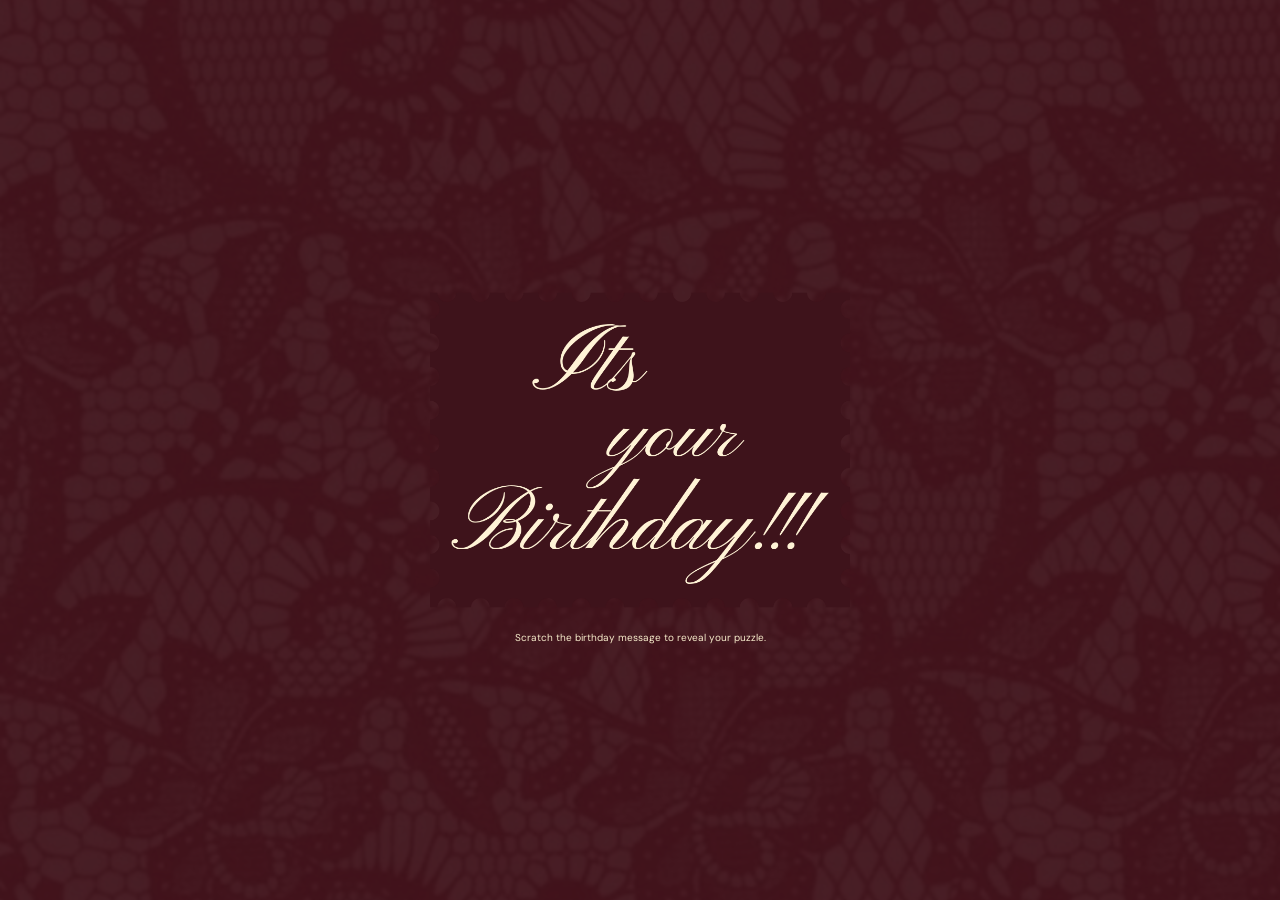
<file: index.html>
<!doctype html>
<html lang="en">
<head>
 <meta charset="utf-8"><meta name="viewport" content="width=device-width,initial-scale=1,viewport-fit=cover">
 <meta name="theme-color" content="#3e131b"><meta name="description" content="A birthday surprise, one little moment at a time.">
 <title>A birthday puzzle for you</title>
 <link rel="stylesheet" href="birthday.css?v=6"><script src="birthday-shared.js?v=9" defer></script><script src="puzzle.js?v=12" defer></script>
 <link rel="stylesheet" href="theme.css?v=1">
 <link rel="stylesheet" href="birthday-polish.css?v=2"><script src="birthday-polish.js?v=3" defer></script>
 <link rel="stylesheet" href="keepsakes.css?v=1">
 <link rel="stylesheet" href="puzzle.css?v=6">
 <link rel="stylesheet" href="scratch-intro.css?v=5"><script src="scratch-intro.js?v=7" defer></script>
 <link rel="stylesheet" href="birthday-background.css?v=9">
</head>
<body class="scratch-pending">
 <section class="scratch-intro" id="scratchIntro" aria-labelledby="scratchTitle">
  <div class="scratch-intro-content"><p class="scratch-eyebrow" hidden>Put the pieces together.</p><h1 id="scratchTitle">A memory, waiting for you.</h1>
   <div class="scratch-card"><img class="scratch-card-art" src="assets/birthday-scratch-card.jpg" alt="A textured red birthday card with a cream postage stamp frame">
    <div class="scratch-puzzle-slot" id="scratchPuzzleSlot"></div>
    <canvas id="scratchCanvas" class="scratch-cover" role="img" aria-label="Scratch the birthday panel with your finger or mouse to uncover your surprise"></canvas>
   </div>
   <div class="scratch-puzzle-controls" id="scratchPuzzleControls" hidden></div><p class="scratch-instruction" id="scratchInstruction">Scratch the birthday message to reveal your puzzle.</p>
  </div>
 </section>
 <main class="birthday-story" id="story">
  <section class="scene puzzle-scene active" id="puzzleScene" aria-label="Solve the birthday puzzle">
   <div class="puzzle-content"><h1>Start with<br>a memory.</h1><p>Put the pieces together to open your birthday surprise.</p><div class="puzzle-board" id="puzzle" role="group" aria-label="Photo puzzle. Select two pieces to swap them."></div><button type="button" id="shufflePuzzle" class="shuffle-puzzle">Shuffle pieces</button><p id="puzzleHint">tap two pieces to swap · or drag and move</p></div>
  </section>
  <p class="sr-only" id="announcement" role="status" aria-live="polite"></p>
 </main>
 <div id="confetti" aria-hidden="true"></div>
</body>
</html>
</file>
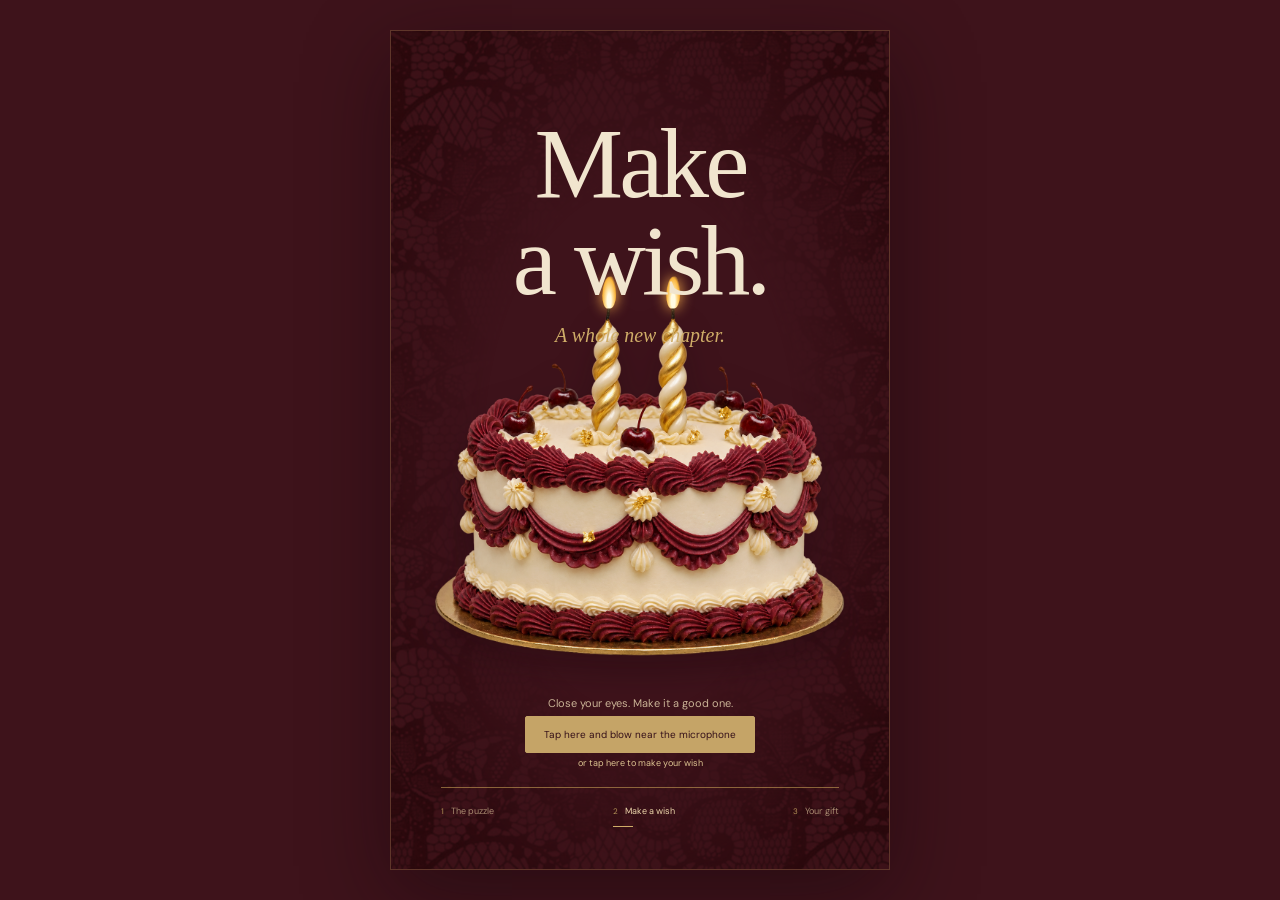
<file: cake.html>
<!doctype html>
<html lang="en">
<head>
 <meta charset="utf-8"><meta name="viewport" content="width=device-width,initial-scale=1,viewport-fit=cover">
 <meta name="theme-color" content="#3e131b"><meta name="description" content="A birthday surprise, one little moment at a time.">
 <title>Make a birthday wish</title>
 <link rel="stylesheet" href="birthday.css?v=6"><script src="birthday-shared.js?v=9" defer></script><script src="cake.js?v=12" defer></script>
 <link rel="stylesheet" href="theme.css?v=1">
 <link rel="stylesheet" href="birthday-polish.css?v=2"><script src="birthday-polish.js?v=3" defer></script>
 <link rel="stylesheet" href="cake-polish.css?v=6">
 <link rel="stylesheet" href="keepsakes.css?v=1">
 <link rel="stylesheet" href="birthday-background.css?v=10">
</head>
<body>
 <main class="birthday-story" id="story">
  <section class="scene active cake-scene" id="cakeScene" aria-label="Make a birthday wish">
   <div class="cake-lace-border" aria-hidden="true"></div>
   <h2 class="wish-heading" id="wishHeading">Make a wish.<span>A whole new chapter.</span></h2>
   <h1 class="birthday-heading" id="birthdayHeading" hidden><span>Happy<br>Birthday</span><em>For you, AAFRHA.</em></h1>
   <div class="cake-position"><div class="cake-art"><img id="cakeImage" src="assets/cake-swirl-candles.png" alt="Ivory cake with maroon piping and gold swirly candles"></div></div>
   <div class="cake-instructions" id="cakeInstructions"><p id="micStatus" role="status">Close your eyes. Make it a good one.</p><button class="text-button" id="enableMic">Tap here and blow near the microphone</button><div class="breath-meter" id="breathMeter" hidden><span id="breathLevel"></span></div><button class="text-button fallback" id="blowButton">or tap here to make your wish</button></div>
   <div class="wish-dimmer" aria-hidden="true"></div>
   <p class="wish-message" id="wishMessage" hidden>May your wish find its way to you.</p>
   <button class="text-button next-gift" id="nextGift" hidden>Open your birthday gift &rarr;</button>
  </section>
  <p class="sr-only" id="announcement" role="status" aria-live="polite"></p>
 </main>
 <div id="confetti" aria-hidden="true"></div>
</body>
</html>
</file>
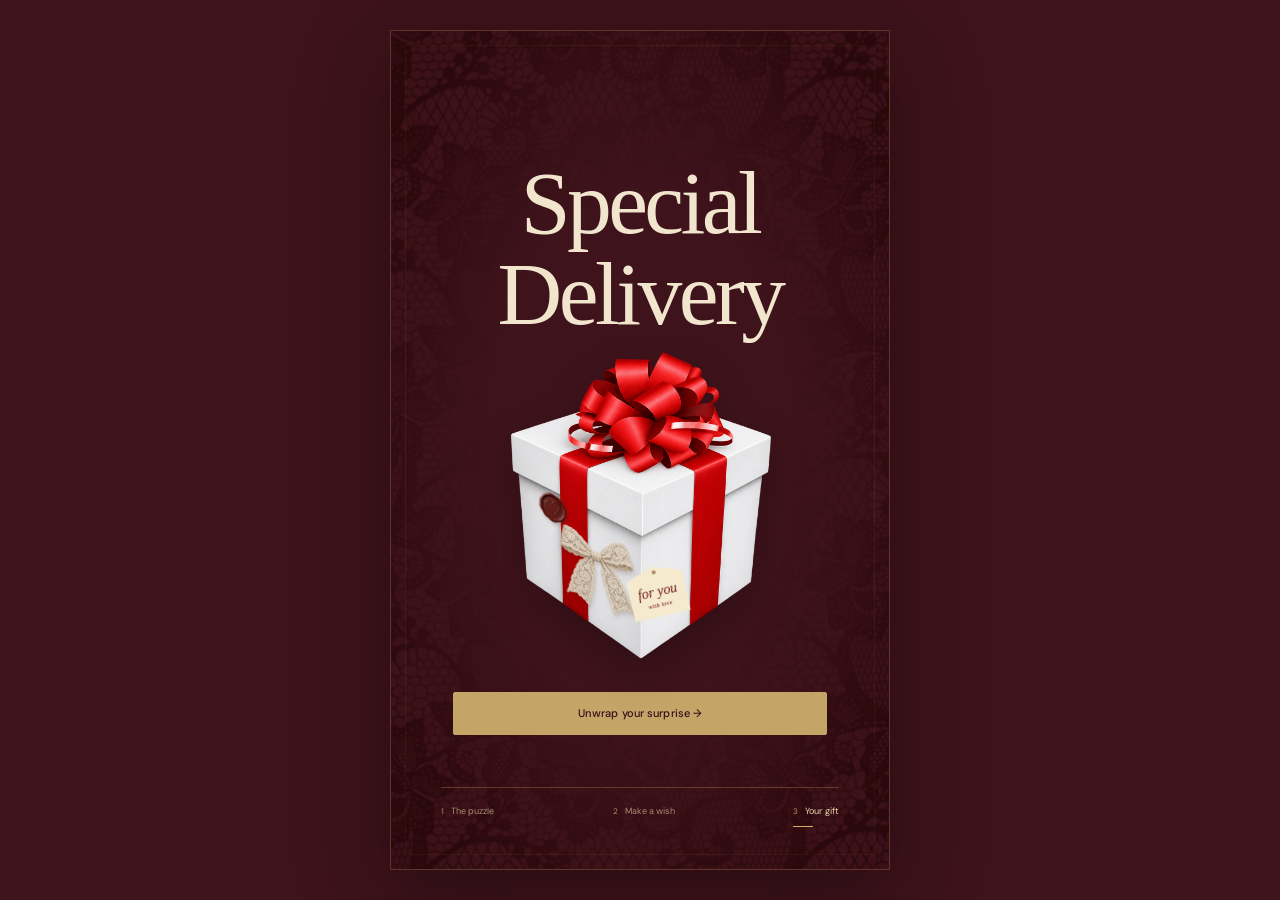
<file: gift.html>
<!doctype html>
<html lang="en">
<head>
 <meta charset="utf-8"><meta name="viewport" content="width=device-width,initial-scale=1,viewport-fit=cover">
 <meta name="theme-color" content="#3e131b"><meta name="description" content="A birthday surprise, one little moment at a time.">
 <title>Your special delivery</title>
 <link rel="stylesheet" href="birthday.css?v=6"><script src="birthday-shared.js?v=9" defer></script><script src="memories.js?v=1" defer></script><script src="gift.js?v=16" defer></script>
 <link rel="stylesheet" href="theme.css?v=1">
 <link rel="stylesheet" href="birthday-polish.css?v=2"><script src="birthday-polish.js?v=3" defer></script>
 <link rel="stylesheet" href="keepsakes.css?v=1">
 <link rel="stylesheet" href="vinyl.css?v=3">
 <link rel="stylesheet" href="birthday-background.css?v=9">
 <link rel="stylesheet" href="gift-ribbon.css?v=4">
 <link rel="stylesheet" href="envelope-gallery.css?v=9">
 <link rel="stylesheet" href="collage-polish.css?v=2">
 <link rel="stylesheet" href="envelope-motion.css?v=1">
 <link rel="stylesheet" href="memory-photos.css?v=6">
</head>
<body>
 <main class="birthday-story" id="story">
  <section class="scene active gift-scene" id="giftScene" aria-label="Your special delivery">
   <div class="page-lace-border" aria-hidden="true"></div>
   <h2>Special<br>Delivery</h2><button class="present" id="present" type="button" aria-label="Unwrap your special gift"><span class="gift-art"><img src="assets/gift-transparent.png" alt="A white gift box with a red ribbon, ivory lace bow, and heart wax seal"><img class="gift-lace-accent" src="assets/gift-lace-bow.png" alt="" aria-hidden="true"><img class="gift-mini-seal" src="assets/gift-heart-seal.png" alt="" aria-hidden="true"><span class="gift-personal-tag" aria-hidden="true"><span>for you</span><small>with love</small></span></span></button><button class="unwrap-copy" id="unwrap">Unwrap your surprise &rarr;</button>
  </section>
  <section class="scene collage-scene" id="collageScene" aria-label="Your birthday gifts" hidden>
   <div class="page-lace-border" aria-hidden="true"></div>
   <button class="sticker envelope" id="envelope" aria-label="Open your birthday letter"><img class="cream-envelope-art" src="assets/cream-embossed-envelope.png" alt="A closed ivory embossed envelope with a burgundy wax seal"></button>
   <button class="sticker disco" id="disco" aria-label="Spin the disco ball" aria-pressed="false"><img src="assets/disco-hq.png" alt="Disco ball"></button>
   <img class="sticker birthday-sticker" src="assets/birthday.png" alt="Happy Birthday">
   <button class="sticker camera" id="camera" aria-label="Open the camera and print a film strip"><img src="assets/cam.png" alt="Polaroid camera"></button>
   <button class="sticker record" id="record" aria-label="Play birthday music" title="Play birthday music" aria-pressed="false"><img src="assets/vinly.png?v=2" alt="A black vinyl record with silver stars and a red centre label"></button>
   <button class="sticker love" id="love" aria-label="A little birthday note"><img src="assets/love-hq.png" alt="I love you"></button>
   <a class="sticker memory-book" href="Scrapbook.html" aria-label="Open your memory book"><img src="assets/Vintage Memory Book Scrapbook Cover.png" alt="Vintage memory book"></a>
   <button class="sticker cat" id="cat" aria-label="Make the party cat dance" aria-pressed="false"><img src="assets/cat-hq.png" alt="Cat in a party hat"></button>
  </section>
  <p class="sr-only" id="announcement" role="status" aria-live="polite"></p>
 </main>
 <div id="confetti" aria-hidden="true"></div>
 <dialog id="note" class="envelope-gallery-dialog" aria-labelledby="personalLetterTitle">
  <button id="closeNote" class="close-letter-gallery" type="button" aria-label="Close birthday letter">&times;</button>
  <div class="letter-unsealing" aria-hidden="true"><div class="stationery-envelope">
   <div class="stationery-back"></div>
   <div class="stationery-letter"><span>hey there,</span><p>happieeee birthday sweetie.!</p><i></i><i></i><i></i></div>
   <img class="stationery-pocket" src="assets/ivory-envelope-pocket.svg" alt="">
   <div class="stationery-flap"><img class="stationery-flap-front" src="assets/ivory-envelope-flap.svg" alt=""><img class="stationery-flap-back" src="assets/ivory-envelope-flap.svg" alt=""></div>
   <img class="stationery-seal" src="assets/gift-heart-seal.png" alt="">
  </div></div>
  <div class="personal-letter-composition">
   <figure class="personal-letter-photo"><img src="assets/scrapbook/WhatsApp%20Image%202026-11-09%20at%204.36.45%20PM%20(1).jpeg" alt="A favourite memory of two friends sharing a hug"></figure>
   <article class="personal-letter-paper vintage-love-letter">
    <span class="personal-letter-rule" aria-hidden="true"></span>
    <h2 id="personalLetterTitle">hey there,</h2>
    <p class="letter-birthday-greeting">happieeee birthday sweetie.!</p>
    <p>the sweetest person i know, the one who actually loves me and i love you the same. may be not the same but more than that, which i don&#8217;t know how to show.!</p>
    <p>no matter what in life, i&#8217;ll make sure you are in it.</p>
    <p class="personal-letter-signature">~love you the most<br>and the most.</p>
   </article>
  </div>
 </dialog>
 <dialog class="camera-dialog" id="cameraDialog" aria-label="Your instant camera and film strip">
  <button class="close-camera" id="closeCamera" aria-label="Close camera">&times;</button>
  <div class="instant-camera" id="instantCamera">
   <div class="camera-trinkets" aria-hidden="true">
    <img class="camera-butterfly" src="assets/vintage-butterfly.png" alt="" style="left:3%;top:9%;width:13%;rotate:-28deg">
    <img class="camera-butterfly" src="assets/vintage-butterfly.png" alt="" style="left:81%;top:12%;width:12%;rotate:24deg">
    <img class="camera-butterfly" src="assets/vintage-butterfly.png" alt="" style="left:5%;top:25%;width:17%;rotate:-18deg">
    <img class="camera-butterfly" src="assets/vintage-butterfly.png" alt="" style="left:79%;top:30%;width:15%;rotate:32deg">
    <img class="camera-butterfly" src="assets/vintage-butterfly.png" alt="" style="left:2%;top:44%;width:13%;rotate:16deg">
    <img class="camera-butterfly" src="assets/vintage-butterfly.png" alt="" style="left:83%;top:47%;width:12%;rotate:-25deg">
    <img class="camera-butterfly" src="assets/vintage-butterfly.png" alt="" style="left:6%;top:61%;width:16%;rotate:-34deg">
    <img class="camera-butterfly" src="assets/vintage-butterfly.png" alt="" style="left:78%;top:65%;width:18%;rotate:18deg">
    <img class="camera-butterfly" src="assets/vintage-butterfly.png" alt="" style="left:2%;top:80%;width:14%;rotate:28deg">
    <img class="camera-butterfly" src="assets/vintage-butterfly.png" alt="" style="left:82%;top:84%;width:13%;rotate:-20deg">
    <img class="camera-butterfly" src="assets/vintage-butterfly.png" alt="" style="left:13%;top:91%;width:10%;rotate:-12deg">
   </div>
   <div class="print-window" tabindex="0" role="region" aria-label="Your slowly moving photo memories"><div class="film-paper"></div></div>
   <p class="camera-scroll-note">a little reel of us <span>memories, slowly unfolding</span></p>
   <div class="popup-camera"><img src="assets/cam.png" alt="Polaroid camera printing your film strip"></div>
  </div>
 </dialog>
 <audio id="birthdayMusic" src="assets/birthday-music-box.wav" preload="none" loop></audio>
 <script src="vinyl.js?v=3" defer></script>
</body>
</html>
</file>
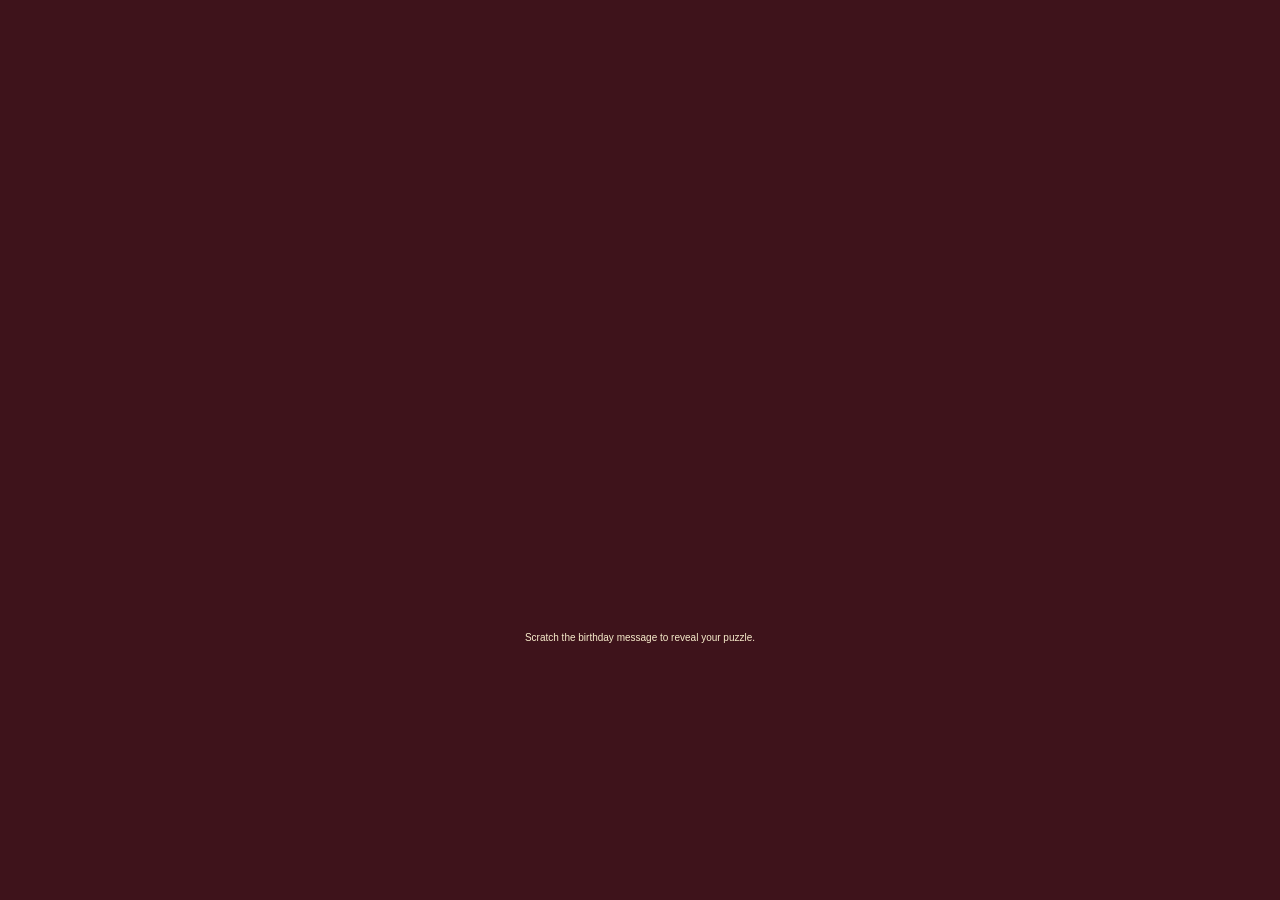
<file: Jigsaw.html>
﻿<!doctype html><html lang="en"><head><meta charset="utf-8"><meta name="viewport" content="width=device-width,initial-scale=1"><meta http-equiv="refresh" content="0;url=index.html"><title>Birthday puzzle</title></head><body><a href="index.html">Start your birthday puzzle</a></body></html>
</file>
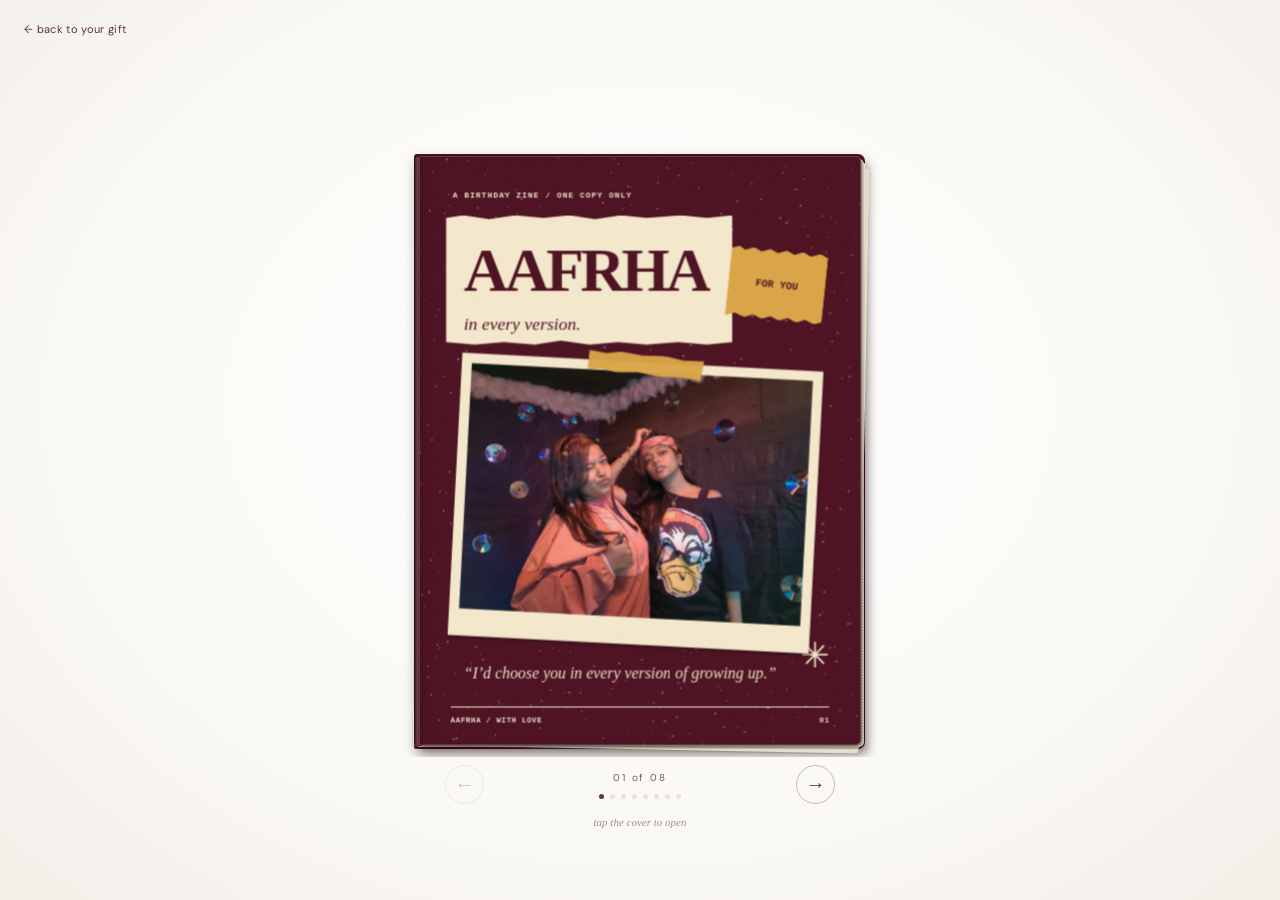
<file: Scrapbook.html>
<!doctype html>
<html lang="en">
<head>
  <meta charset="utf-8">
  <meta name="viewport" content="width=device-width, initial-scale=1, viewport-fit=cover">
  <meta name="theme-color" content="#faf8f4">
  <title>AAFRHA - a birthday scrapbook</title>
  <meta name="description" content="A little book of everyday memories. Swipe to turn the pages.">
  <link rel="stylesheet" href="scrapbook.css">
  <link rel="stylesheet" href="scrapbook-book.css">
  <script src="memories.js?v=1" defer></script><script src="scrapbook.js?v=9" defer></script>
 <link rel="stylesheet" href="theme.css?v=1">
 <link rel="stylesheet" href="keepsakes.css?v=1">
 <link rel="stylesheet" href="birthday-background.css?v=9">
 <link rel="stylesheet" href="scrapbook-motion.css?v=3">
 <link rel="stylesheet" href="scrapbook-vintage.css?v=5">
</head>
<body>
  <header class="topbar"><a href="gift.html" aria-label="Back to your gift">&larr; <span>back to your gift</span></a></header>
  <main>
    <div class="book" id="book" aria-label="Scrapbook" tabindex="0"><div class="book-cover" aria-hidden="true"></div><div class="paper-stack" aria-hidden="true"></div><div class="book-spine" aria-hidden="true"></div><div id="pages"></div></div>
    <div class="book-controls">
    <nav class="navigation" aria-label="Book pages"><button id="previous" aria-label="Previous page">&larr;</button><div><span id="counter" aria-live="polite">01 / 08</span><div id="dots" class="dots"></div></div><button id="next" aria-label="Next page">&rarr;</button></nav>
    <p class="hint">tap the cover to open</p>
    </div>
  </main>
</body>
</html>
</file>
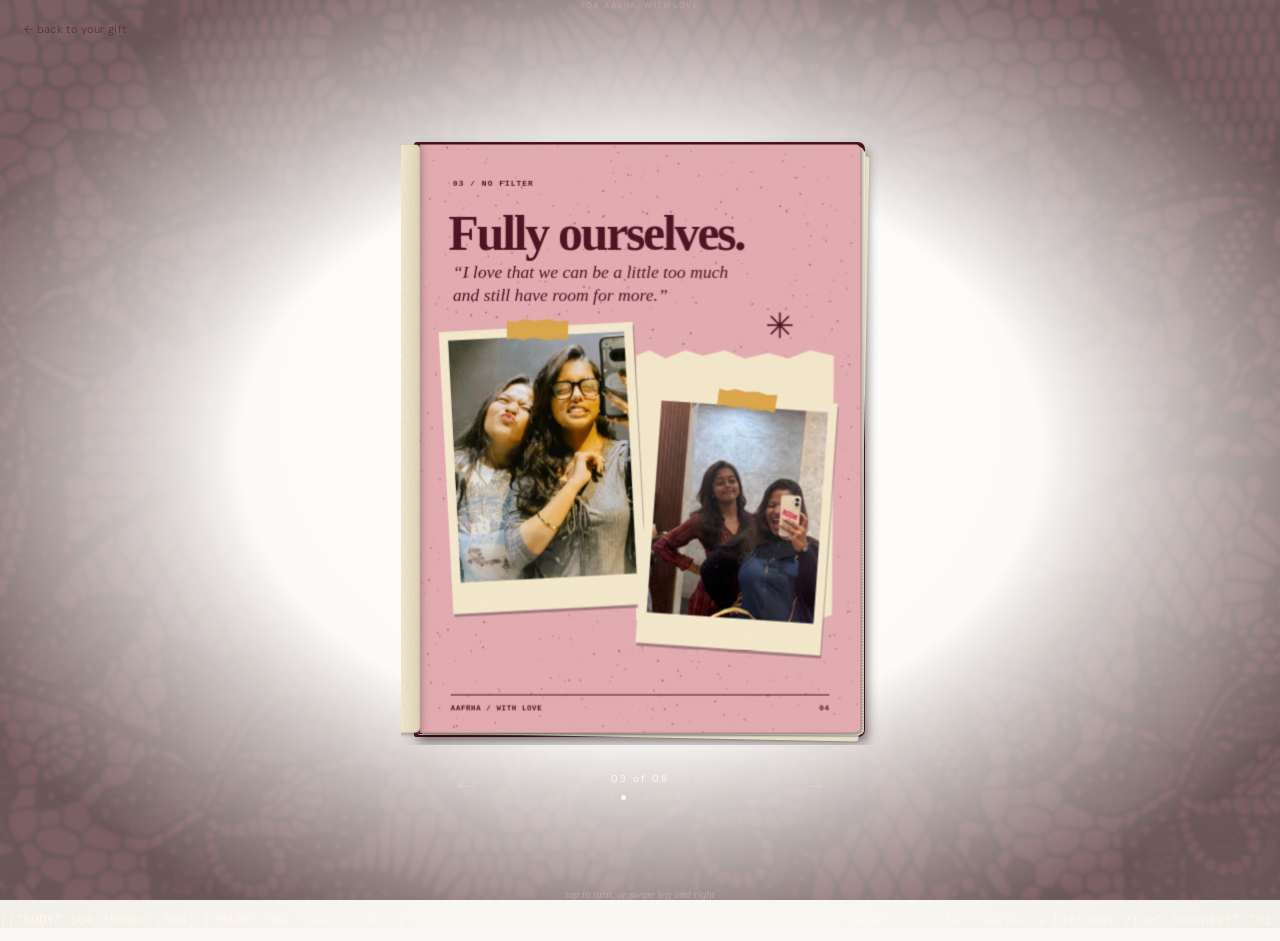
<file: .reference-scrapbook/qa-dom.html>
﻿<!DOCTYPE html>
<html lang="en"><head><base href="../">
  <meta charset="utf-8">
  <meta name="viewport" content="width=device-width, initial-scale=1, viewport-fit=cover">
  <meta name="theme-color" content="#3e131b">
  <title>Aarha ? a birthday scrapbook</title>
  <meta name="description" content="A little book of everyday memories. Swipe to turn the pages.">
  <link rel="stylesheet" href="scrapbook.css">
  <link rel="stylesheet" href="scrapbook-book.css">
  <script src="memories.js?v=1" defer=""></script><script src="scrapbook.js?v=7" defer=""></script>
 <link rel="stylesheet" href="theme.css?v=1">
 <link rel="stylesheet" href="keepsakes.css?v=1">
 <link rel="stylesheet" href="birthday-background.css?v=9">
 <link rel="stylesheet" href="scrapbook-motion.css?v=3">
 <link rel="stylesheet" href="scrapbook-vintage.css?v=2">
</head>
<body>
  <div class="page-lace-border scrapbook-lace-border" aria-hidden="true"></div>
  <header class="topbar"><a href="gift.html" aria-label="Back to your gift">← <span>back to your gift</span></a></header>
  <main>
    <div class="eyebrow">FOR AARHA, WITH LOVE</div>
    <div class="book-stage"><div class="book" id="book" aria-label="Scrapbook front cover. Tap to open." tabindex="0" style="--leaf-width: 440px; --leaf-height: 586.6666666666666px; --book-scale: 1; --book-shift: 0px;"><div class="book-cover" aria-hidden="true"></div><div class="paper-stack" aria-hidden="true"></div><div class="book-spine" aria-hidden="true"></div><div id="pages"><div class="book-leaf" style="--leaf-depth: 3.2px; z-index: 8;"><section class="page zine-page zine-cover leaf-front" aria-label="Aarha, a birthday zine" data-page-index="0" aria-hidden="false"><header>A BIRTHDAY ZINE / ONE COPY ONLY</header><div class="cover-title-paper"><h1>Aarha</h1><p>in every version.</p></div><span class="cover-stamp">FOR YOU</span><figure class="zine-photo cover-photo"><img src="assets/scrapbook/WhatsApp%20Image%202026-11-09%20at%204.36.50%20PM.jpeg" alt="Scrapbook memory 14" draggable="false"><span class="paper-tape" aria-hidden="true"></span></figure><p class="cover-quote">“I’d choose you in every version of growing up.”</p><span class="zine-spark" aria-hidden="true">✳</span><footer><span>AARHA / WITH LOVE</span><span>01</span></footer></section><div class="page leaf-back page-verso" aria-hidden="true"></div></div><div class="book-leaf" style="--leaf-depth: 2.8000000000000003px; z-index: 7;"><section class="page zine-page zine-burgundy leaf-front" aria-label="In on the joke." data-page-index="1" aria-hidden="true"><header>01 / SIDE A</header><h2>In on the joke.</h2><p class="zine-quote">“Half the fun is knowing I only have<br>to look at you.”</p><div class="torn-swatch" aria-hidden="true"></div><figure class="zine-photo photo-one"><img src="assets/scrapbook/WhatsApp%20Image%202026-11-09%20at%204.36.46%20PM.jpeg" alt="Scrapbook memory 4" draggable="false"><span class="paper-tape" aria-hidden="true"></span></figure><figure class="zine-photo photo-two"><img src="assets/scrapbook/WhatsApp%20Image%202026-11-09%20at%204.36.49%20PM%20(2).jpeg" alt="Scrapbook memory 11" draggable="false"><span class="paper-tape" aria-hidden="true"></span></figure><span class="zine-spark" aria-hidden="true">✳</span><footer><span>AARHA / WITH LOVE</span><span>02</span></footer></section><div class="page leaf-back page-verso" aria-hidden="true"></div></div><div class="book-leaf" style="--leaf-depth: 2.4000000000000004px; z-index: 6;"><section class="page zine-page zine-cream leaf-front" aria-label="The good days." data-page-index="2" aria-hidden="true"><header>02 / SIDE B</header><h2>The good days.</h2><p class="zine-quote">“Sometimes a good day is just a whole<br>afternoon with nowhere else to be.”</p><div class="torn-swatch" aria-hidden="true"></div><figure class="zine-photo photo-one"><img src="assets/scrapbook/WhatsApp%20Image%202026-11-09%20at%204.36.46%20PM%20(1).jpeg" alt="Scrapbook memory 3" draggable="false"><span class="paper-tape" aria-hidden="true"></span></figure><figure class="zine-photo photo-two"><img src="assets/scrapbook/WhatsApp%20Image%202026-11-09%20at%204.36.47%20PM%20(2).jpeg" alt="Scrapbook memory 6" draggable="false"><span class="paper-tape" aria-hidden="true"></span></figure><span class="zine-spark" aria-hidden="true">✳</span><footer><span>AARHA / WITH LOVE</span><span>03</span></footer></section><div class="page leaf-back page-verso" aria-hidden="true"></div></div><div class="book-leaf" style="--leaf-depth: 2px; z-index: 5;"><section class="page zine-page zine-blush leaf-front" aria-label="Fully ourselves." data-page-index="3" aria-hidden="true"><header>03 / NO FILTER</header><h2>Fully ourselves.</h2><p class="zine-quote">“I love that we can be a little too much<br>and still have room for more.”</p><div class="torn-swatch" aria-hidden="true"></div><figure class="zine-photo photo-one"><img src="assets/scrapbook/WhatsApp%20Image%202026-11-09%20at%204.36.47%20PM%20(1).jpeg" alt="Scrapbook memory 5" draggable="false"><span class="paper-tape" aria-hidden="true"></span></figure><figure class="zine-photo photo-two"><img src="assets/scrapbook/WhatsApp%20Image%202026-11-09%20at%204.36.47%20PM.jpeg" alt="Scrapbook memory 7" draggable="false"><span class="paper-tape" aria-hidden="true"></span></figure><span class="zine-spark" aria-hidden="true">✳</span><footer><span>AARHA / WITH LOVE</span><span>04</span></footer></section><div class="page leaf-back page-verso" aria-hidden="true"></div></div><div class="book-leaf" style="--leaf-depth: 1.6px; z-index: 4;"><section class="page zine-page zine-cream zine-small leaf-front" aria-label="The small stuff." data-page-index="4" aria-hidden="true"><header>04 / THE IN-BETWEEN</header><h2>The small stuff.</h2><p class="zine-quote">“The best part of having you around is<br>how little it takes to make a day good.”</p><div class="torn-swatch" aria-hidden="true"></div><figure class="zine-photo photo-one"><img src="assets/scrapbook/WhatsApp%20Image%202026-11-09%20at%204.36.48%20PM%20(1).jpeg" alt="Scrapbook memory 8" draggable="false"><span class="paper-tape" aria-hidden="true"></span></figure><figure class="zine-photo photo-two"><img src="assets/scrapbook/WhatsApp%20Image%202026-11-09%20at%204.36.45%20PM.jpeg" alt="Scrapbook memory 2" draggable="false"><span class="paper-tape" aria-hidden="true"></span></figure><span class="zine-spark" aria-hidden="true">✳</span><footer><span>AARHA / WITH LOVE</span><span>05</span></footer></section><div class="page leaf-back page-verso" aria-hidden="true"></div></div><div class="book-leaf" style="--leaf-depth: 1.2000000000000002px; z-index: 3;"><section class="page zine-page zine-red leaf-front" aria-label="Room to grow." data-page-index="5" aria-hidden="true"><header>05 / A NEW CHAPTER</header><h2>Room to grow.</h2><p class="zine-quote">“I hope you take up every bit of space<br>you used to apologise for.”</p><div class="torn-swatch" aria-hidden="true"></div><figure class="zine-photo photo-one"><img src="assets/scrapbook/WhatsApp%20Image%202026-11-09%20at%204.36.48%20PM.jpeg" alt="Scrapbook memory 9" draggable="false"><span class="paper-tape" aria-hidden="true"></span></figure><figure class="zine-photo photo-two"><img src="assets/scrapbook/WhatsApp%20Image%202026-11-09%20at%204.36.50%20PM%20(1).jpeg" alt="Scrapbook memory 13" draggable="false"><span class="paper-tape" aria-hidden="true"></span></figure><span class="zine-spark" aria-hidden="true">✳</span><footer><span>AARHA / WITH LOVE</span><span>06</span></footer></section><div class="page leaf-back page-verso" aria-hidden="true"></div></div><div class="book-leaf" style="--leaf-depth: 0.8px; z-index: 2;"><section class="page zine-page zine-cream zine-bonus leaf-front" aria-label="More of this." data-page-index="6" aria-hidden="true"><header>06 / BONUS TRACK</header><h2>More of this.</h2><p class="zine-quote">“May we always have something to look<br>forward to and something to laugh about.”</p><div class="torn-swatch" aria-hidden="true"></div><figure class="zine-photo photo-one"><img src="assets/scrapbook/WhatsApp%20Image%202026-11-09%20at%204.36.49%20PM%20(1).jpeg" alt="Scrapbook memory 10" draggable="false"><span class="paper-tape" aria-hidden="true"></span></figure><figure class="zine-photo photo-two"><img src="assets/scrapbook/WhatsApp%20Image%202026-11-09%20at%204.36.49%20PM.jpeg" alt="Scrapbook memory 12" draggable="false"><span class="paper-tape" aria-hidden="true"></span></figure><span class="zine-spark" aria-hidden="true">✳</span><footer><span>AARHA / WITH LOVE</span><span>07</span></footer></section><div class="page leaf-back page-verso" aria-hidden="true"></div></div><div class="book-leaf" style="--leaf-depth: 0.4px; z-index: 1;"><section class="page zine-page zine-finale leaf-front" aria-label="Happy birthday, Aarha" data-page-index="7" aria-hidden="true"><header>07 / KEEP THIS ONE</header><figure class="zine-photo final-photo"><img src="assets/scrapbook/WhatsApp%20Image%202026-11-09%20at%204.36.45%20PM%20(1).jpeg" alt="Scrapbook memory 1" draggable="false"><span class="paper-tape" aria-hidden="true"></span></figure><div class="final-letter"><h2>Happy birthday, Aarha.</h2><p>“Whatever this new chapter brings,<br>I’m so glad I get to hear all about it.”</p><span>Love, Malaica</span><i aria-hidden="true">✳</i></div><footer><span>AARHA / WITH LOVE</span><span>08</span></footer></section><div class="page leaf-back page-verso" aria-hidden="true"></div></div></div></div></div>
    <nav class="navigation" aria-label="Book pages"><button id="previous" aria-label="Previous page" disabled="">←</button><div><span id="counter" aria-live="polite">01 of 08</span><div id="dots" class="dots"><button type="button" aria-label="Front cover" data-page="0" class="active" aria-current="page"></button><button type="button" aria-label="Page 2" data-page="1" aria-current="false" class=""></button><button type="button" aria-label="Page 3" data-page="2" aria-current="false" class=""></button><button type="button" aria-label="Page 4" data-page="3" aria-current="false" class=""></button><button type="button" aria-label="Page 5" data-page="4" aria-current="false" class=""></button><button type="button" aria-label="Page 6" data-page="5" aria-current="false" class=""></button><button type="button" aria-label="Page 7" data-page="6" aria-current="false" class=""></button><button type="button" aria-label="Back cover" data-page="7" aria-current="false" class=""></button></div></div><button id="next" aria-label="Turn to the next page">→</button></nav>
    <p class="hint">tap the cover to open</p>
  </main>
<script>addEventListener('load',async()=>{const results=[];for(const el of [document.body,document.querySelector('main'),document.querySelector('.book-stage'),book]){results.push([el.className||el.tagName,el.clientWidth,getComputedStyle(el).width,el.getBoundingClientRect().width]);}for(let i=0;i<leaves.length;i++){await turn(i);results.push({page:i+1,title:pages.querySelectorAll('.leaf-front')[i].getAttribute('aria-label'),counter:document.getElementById('counter').textContent});}await closeBook();results.push({restarted:flippedCount===0,photos:[...pages.querySelectorAll('img')].every(i=>i.complete&&i.naturalWidth>0),age:/twenty|\b23\b|years old/i.test(pages.textContent)});const pre=document.createElement('pre');pre.id='qa';pre.textContent=JSON.stringify(results);document.body.append(pre);});</script>

<pre id="qa">[["BODY",504,"504px",504],["MAIN",504,"504px",504],["book-stage",484,"484px",484],["book",440,"440px",440],{"page":1,"title":"Aarha, a birthday zine","counter":"01 of 08"},{"page":2,"title":"In on the joke.","counter":"02 of 08"},{"page":3,"title":"The good days.","counter":"03 of 08"},{"page":4,"title":"Fully ourselves.","counter":"04 of 08"},{"page":5,"title":"The small stuff.","counter":"05 of 08"},{"page":6,"title":"Room to grow.","counter":"06 of 08"},{"page":7,"title":"More of this.","counter":"07 of 08"},{"page":8,"title":"Happy birthday, Aarha","counter":"08 of 08"},{"restarted":true,"photos":true,"age":false}]</pre></body></html>
</file>
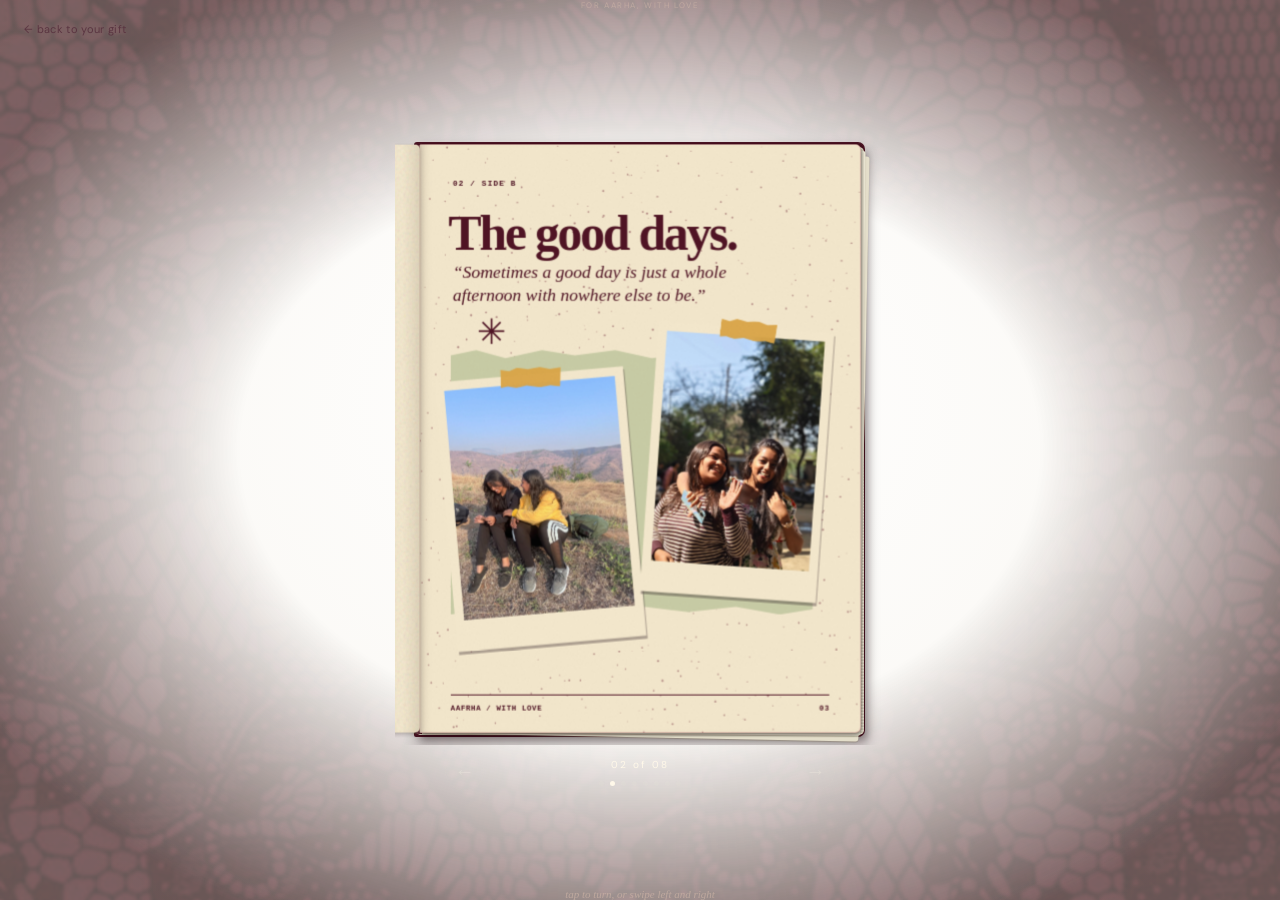
<file: .reference-scrapbook/qa.html>
<!doctype html>
<html lang="en">
<head><base href="../">
  <meta charset="utf-8">
  <meta name="viewport" content="width=device-width, initial-scale=1, viewport-fit=cover">
  <meta name="theme-color" content="#3e131b">
  <title>Aarha ? a birthday scrapbook</title>
  <meta name="description" content="A little book of everyday memories. Swipe to turn the pages.">
  <link rel="stylesheet" href="scrapbook.css">
  <link rel="stylesheet" href="scrapbook-book.css">
  <script src="memories.js?v=1" defer></script><script src="scrapbook.js?v=7" defer></script>
 <link rel="stylesheet" href="theme.css?v=1">
 <link rel="stylesheet" href="keepsakes.css?v=1">
 <link rel="stylesheet" href="birthday-background.css?v=9">
 <link rel="stylesheet" href="scrapbook-motion.css?v=3">
 <link rel="stylesheet" href="scrapbook-vintage.css?v=2">
</head>
<body>
  <div class="page-lace-border scrapbook-lace-border" aria-hidden="true"></div>
  <header class="topbar"><a href="gift.html" aria-label="Back to your gift">← <span>back to your gift</span></a></header>
  <main>
    <div class="eyebrow">FOR AARHA, WITH LOVE</div>
    <div class="book" id="book" aria-label="Scrapbook" tabindex="0"><div class="book-cover" aria-hidden="true"></div><div class="paper-stack" aria-hidden="true"></div><div class="book-spine" aria-hidden="true"></div><div id="pages"></div></div>
    <nav class="navigation" aria-label="Book pages"><button id="previous" aria-label="Previous page">←</button><div><span id="counter" aria-live="polite">01 / 08</span><div id="dots" class="dots"></div></div><button id="next" aria-label="Next page">→</button></nav>
    <p class="hint">drag a corner or swipe to turn <span>↔</span></p>
  </main>
<script>addEventListener('load',async()=>{const results=[];for(const el of [document.body,document.querySelector('main'),document.querySelector('.book-stage'),book]){results.push([el.className||el.tagName,el.clientWidth,getComputedStyle(el).width,el.getBoundingClientRect().width]);}for(let i=0;i<leaves.length;i++){await turn(i);results.push({page:i+1,title:pages.querySelectorAll('.leaf-front')[i].getAttribute('aria-label'),counter:document.getElementById('counter').textContent});}await closeBook();results.push({restarted:flippedCount===0,photos:[...pages.querySelectorAll('img')].every(i=>i.complete&&i.naturalWidth>0),age:/twenty|\b23\b|years old/i.test(pages.textContent)});const pre=document.createElement('pre');pre.id='qa';pre.textContent=JSON.stringify(results);document.body.append(pre);});</script></body>
</html>
</file>
<file: birthday.css>
﻿@import url('https://fonts.googleapis.com/css2?family=Anton&family=DM+Sans:wght@400;500;700;900&family=Great+Vibes&display=swap');
:root{color-scheme:dark;--red:#790500;--cream:#fff9eb}*{box-sizing:border-box}body{margin:0;background:#241f21;color:var(--cream);font-family:'DM Sans',Arial,sans-serif}button,a{-webkit-tap-highlight-color:transparent}button{font:inherit;color:inherit;cursor:pointer}button:focus-visible,a:focus-visible{outline:2px solid #ffe9a1;outline-offset:5px}button{border:0}.birthday-story{position:relative;width:min(100%,460px);height:100svh;min-height:440px;margin:auto;background:var(--red);overflow:hidden;container-type:size}.scene{position:absolute;inset:0;background:var(--red);overflow:hidden}.scene[hidden],[hidden]{display:none!important}.scene.active{animation:scene-in .45s ease both}.puzzle-content{position:absolute;top:25%;left:13%;width:74%;text-align:center}.puzzle-content p{font-size:clamp(9px,2.4cqw,12px);margin:0 0 20px;font-weight:400}.puzzle-content p:last-child{margin:22px -12px 0;font-size:clamp(8px,2.1cqw,11px)}.puzzle-board{aspect-ratio:1;display:grid;grid-template-columns:repeat(3,1fr);gap:2px;border:2px solid #00c8f2;background:#251a1b;touch-action:none}.puzzle-piece{padding:0;background-image:url('assets/Puzzle.jpeg');background-size:300% 300%;aspect-ratio:1;transition:filter .15s,scale .15s;position:relative}.puzzle-piece.selected{outline:3px solid #ffdf82;outline-offset:-3px;filter:brightness(1.22);z-index:2}.puzzle-piece.correct{box-shadow:inset 0 0 0 1px #ffffff22}.puzzle-board.solved{animation:puzzle-solved .7s both;pointer-events:none}.puzzle-piece.dragging{opacity:.6;scale:.95}.cake-position{position:absolute;left:0;right:0;bottom:12%;width:100%;animation:cake-pop 1s cubic-bezier(.2,.75,.3,1.15) both}.cake-art{position:relative;width:100%;aspect-ratio:736/590;overflow:hidden}.cake-art img{position:absolute;width:100%;height:auto;left:0;top:-62%;clip-path:polygon(0% 70%,0% 68%,3% 67%,4% 51%,6% 47%,11% 45%,22% 44%,24% 35%,23% 32%,24% 30%,25% 30%,27% 34%,28% 44%,30% 44%,31% 35%,31% 31%,32% 30%,34% 32%,35% 43%,36% 43%,36% 34%,36% 31%,37% 30%,38% 30%,39% 31%,39% 30%,39% 29%,40% 29%,41% 31%,42% 43%,44% 43%,44% 31%,45% 29%,46% 29%,47% 32%,48% 42%,48% 30%,48% 29%,49% 27%,50% 27%,51% 29%,52% 42%,55% 43%,55% 32%,56% 29%,57% 29%,59% 32%,60% 44%,62% 44%,62% 33%,63% 30%,64% 30%,66% 33%,67% 44%,69% 44%,69% 34%,70% 30%,71% 30%,73% 33%,74% 44%,75% 44%,75% 34%,75% 31%,77% 30%,79% 33%,79% 45%,86% 46%,92% 48%,94% 52%,96% 66%,100% 68%,100% 70%,97% 72%,85% 73%,65% 74%,35% 74%,13% 73%,3% 72%)}.cake-instructions{position:absolute;bottom:4.5%;width:100%;text-align:center}.cake-instructions p{font-size:clamp(10px,2.7cqw,13px);margin:0 0 8px}.text-button{display:inline-block;padding:7px 12px;background:transparent;font-size:clamp(10px,2.5cqw,12px);text-underline-offset:4px;text-decoration:underline}.fallback{display:block;margin:auto;opacity:.7;font-size:clamp(9px,2.1cqw,11px)}.breath-meter{height:3px;width:85px;background:#ffffff25;margin:5px auto}.breath-meter span{display:block;height:100%;width:0;background:#ffda8c;transition:width .08s}.birthday-heading{position:absolute;top:6%;left:3%;right:3%;margin:0;z-index:2;animation:birthday-pop .7s cubic-bezier(.2,.8,.2,1.3) both}.birthday-heading>span{display:block;font:900 clamp(35px,16cqw,74px)/.9 'DM Sans',Arial,sans-serif;letter-spacing:-.075em}.birthday-heading em{display:block;font:400 clamp(35px,17cqw,82px)/1.1 'Great Vibes','Brush Script MT',cursive;letter-spacing:-.02em;padding:4px 0 0 3px}.next-gift{position:absolute;bottom:5%;width:100%;text-align:center;animation:scene-in .5s both}.gift-scene h2{position:absolute;top:9%;left:0;right:0;margin:0;text-align:center;font:400 22cqw/.95 'Anton','Impact',sans-serif;letter-spacing:-.035em;z-index:1}.present{position:absolute;top:31%;left:-2%;width:104%;height:47%;padding:0;background:transparent;animation:gift-fall 1.1s cubic-bezier(.2,.8,.4,1) both;z-index:2}.present img{height:100%;width:100%;object-fit:contain;filter:drop-shadow(0 14px 12px #29000033)}.unwrap-copy{position:absolute;bottom:16%;left:0;right:0;margin:auto;background:none;font:400 5cqw 'Anton','Impact',sans-serif}.gift-scene.unwrapping .present{animation:unwrap .75s ease-in both}.gift-scene.unwrapping h2,.gift-scene.unwrapping .unwrap-copy{opacity:0;transition:opacity .35s}.sticker{position:absolute;padding:0;background:none;display:block;object-fit:contain;transform:rotate(var(--angle,0deg));border:0}.sticker img{display:block;width:100%;height:100%;object-fit:contain}.collage-scene.active .sticker{animation:sticker-pop .9s cubic-bezier(.18,.75,.25,1) both;animation-delay:calc(var(--i)*130ms + 80ms)}.mini-present{left:-3%;top:2%;width:44%;height:18%;--angle:-24deg;--i:0}.disco{right:6%;top:3%;width:35%;height:17%;--angle:10deg;--i:1}.birthday-sticker{left:-5%;top:20%;width:110%;height:23%;--angle:-6deg;--i:2}.camera{left:-9%;top:41%;width:67%;height:24%;--angle:-11deg;--i:3;z-index:3}.record{right:-19%;top:42%;width:70%;aspect-ratio:1;--angle:14deg;--i:4;clip-path:circle(49%)}.record img{object-fit:cover}.love{left:0%;top:63%;width:48%;height:31%;--angle:-17deg;--i:5}.cat{right:3%;top:63%;width:52%;height:27%;--angle:12deg;--i:6}.collage-hint{position:absolute;bottom:1.5%;width:100%;text-align:center;font-size:2.25cqw;opacity:.6}.sticker.is-spinning img{animation:spin 3s linear infinite}.cat.is-dancing img{animation:dance .45s ease-in-out infinite alternate}#confetti{position:fixed;inset:0;pointer-events:none;z-index:30;overflow:hidden}.confetto{position:absolute;left:50%;top:38%;width:8px;height:13px;background:var(--color);animation:confetti-fall 2.8s cubic-bezier(.15,.6,.5,1) both;animation-delay:var(--delay)}dialog{max-width:85vw;border:0;background:#fff2d4;color:#791e20;padding:55px 30px 35px;text-align:center;font:italic 22px/1.5 Georgia,serif;box-shadow:0 20px 70px #0008;rotate:-3deg}dialog::backdrop{background:#180000a8}dialog button{position:absolute;right:10px;top:5px;background:none;color:#791e20;font-size:30px}dialog em{font-size:18px}.sr-only{position:absolute;width:1px;height:1px;overflow:hidden;clip-path:inset(50%)}@keyframes scene-in{from{opacity:0}to{opacity:1}}@keyframes cake-pop{from{transform:translateY(90%) scale(.7);opacity:0}to{transform:translateY(0) scale(1);opacity:1}}@keyframes birthday-pop{from{transform:scale(.2) rotate(-8deg);opacity:0}to{transform:scale(1);opacity:1}}@keyframes gift-fall{0%{transform:translateY(-150%) rotate(-15deg)}65%{transform:translateY(4%) rotate(4deg)}82%{transform:translateY(-3%) rotate(-2deg)}100%{transform:translateY(0) rotate(0)}}@keyframes unwrap{20%{transform:rotate(-6deg) scale(1.05)}40%{transform:rotate(6deg) scale(1.08)}65%{transform:rotate(-3deg) scale(1.15);opacity:1}100%{transform:scale(.15) translateY(40%);opacity:0}}@keyframes sticker-pop{0%{opacity:0;translate:var(--burst-x,0px) var(--burst-y,180px);scale:.02;rotate:-18deg}12%{opacity:1}65%{opacity:1;translate:calc(var(--burst-x,0px)*-.045) calc(var(--burst-y,180px)*-.045);scale:1.13;rotate:5deg}83%{translate:0 0;scale:.97;rotate:-2deg}100%{opacity:1;translate:0 0;scale:1;rotate:0deg}}@keyframes confetti-fall{0%{transform:translate(0,0) rotate(0);opacity:1}100%{transform:translate(var(--x),var(--y)) rotate(var(--r));opacity:0}}@keyframes puzzle-solved{50%{box-shadow:0 0 35px #fff6af;scale:1.04}100%{scale:1}}@keyframes spin{to{rotate:360deg}}@keyframes dance{from{rotate:-12deg;translate:0 0}to{rotate:12deg;translate:0 -12px}}@media(min-width:600px){.birthday-story{height:min(100svh,940px);box-shadow:0 0 70px #0004}}@media(prefers-reduced-motion:reduce){*,*:before,*:after{animation-duration:.01ms!important;animation-delay:0ms!important;transition:none!important}.confetto{display:none}}
/* The supplied letter collage is stored sideways; orient it as in the reference. */
.birthday-sticker{left:21%;top:6%;width:58%;height:54%;--angle:-96deg}
/* Fill the camera sticker with the artwork rather than its transparent margins. */
.camera{overflow:hidden;aspect-ratio:425/351;height:auto;top:40%;width:67%}
.camera img{position:absolute;width:173.2%;height:auto;max-width:none;left:-35.3%;top:-138.2%}

/* Reference collage: coordinates follow the 294 × 632 portrait artwork. */
.collage-scene{outline:0;background:#790500}
.envelope{left:-13%;top:3%;width:61%;height:18%;--angle:20deg;--i:0;z-index:2}
.envelope img{object-fit:fill;clip-path:polygon(50% 0%,58% 6%,65% 13%,73% 23%,82% 35%,87.5% 43%,87.5% 99%,12.5% 99%,12.5% 43%,20% 33%,30% 20%,40% 9%)}
.envelope-seal{position:absolute;left:45%;top:42%;width:12%;height:35%;background:#f5e7c5;border:2px dotted #cdbb98;rotate:2deg;box-shadow:1px 1px 2px #27030955}
.disco{right:8%;top:4%;width:33%;height:16%;--angle:0deg;--i:1;z-index:2}
.birthday-sticker{left:21%;top:4.5%;width:58%;height:54%;--angle:-90deg;--i:2;z-index:3}
.camera{left:-8%;top:41%;width:64%;--angle:-14deg;--i:3;z-index:5}
.record{right:-24%;top:41%;width:73%;--angle:0deg;--i:4;z-index:1}
.love{left:-10%;top:64.5%;width:49%;height:34%;--angle:-12deg;--i:5;z-index:2}
.memory-book{left:24%;top:63%;width:53%;height:25%;--angle:25deg;--i:6;z-index:7}
.memory-book img{object-fit:contain}
.cat{right:-5%;top:77%;width:46%;height:25%;--angle:-9deg;--i:7;z-index:6}

/* The film moves behind the camera body and emerges through its lower slot. */
.camera-dialog{width:min(94vw,460px);height:min(94svh,760px);max-width:94vw;max-height:94svh;margin:auto;padding:0;border:0;border-radius:3px;background:#202020;color:#fff;rotate:0deg;overflow:hidden;box-shadow:0 25px 100px #0008;container-type:size}
.camera-dialog::backdrop{background:#151515ed}
.camera-dialog .close-camera{right:10px;top:7px;width:34px;height:34px;padding:0;color:#ddd;background:transparent;font:26px/1 Arial,sans-serif;z-index:10}
.instant-camera{position:absolute;inset:0}
.camera-dialog[open] .instant-camera{animation:camera-popup .65s cubic-bezier(.2,.8,.25,1.18) both}
.popup-camera{position:absolute;left:26.5%;top:4%;width:47%;aspect-ratio:425/351;overflow:hidden;z-index:3}
.popup-camera img{position:absolute;width:173.2%;height:auto;left:-35.3%;top:-138.2%;max-width:none}
.print-window{position:absolute;left:25%;top:calc(4cqh + 29cqw);width:50%;height:76%;overflow:hidden;z-index:2;pointer-events:none}
.film-paper{position:relative;width:76%;margin:0 auto;aspect-ratio:430/1133;transform:translateY(-105%)}
.film-paper img{position:absolute;display:block;max-width:none;width:171.2%;height:auto;left:-34.9%;top:-6.6%;clip-path:polygon(21% 3%,24% 5%,29% 5%,27% 6%,79% 6%,79% 26%,82% 26%,84% 29%,83% 34%,79% 35%,79% 75%,82% 75%,84% 78%,83% 84%,80% 85%,79% 92.5%,20% 92.5%,20% 57%,18% 57%,18% 55%,20% 53%,20% 11%,15% 8%,19% 7%)}
.camera-dialog[open] .film-paper{animation:print-film 2.7s cubic-bezier(.3,.04,.4,1) .85s both}
@keyframes camera-popup{from{opacity:0;transform:translateY(45px) scale(.6)}to{opacity:1;transform:translateY(0) scale(1)}}
@keyframes print-film{0%{transform:translateY(-105%)}100%{transform:translateY(0)}}
@media(prefers-reduced-motion:reduce){.camera-dialog[open] .instant-camera,.camera-dialog[open] .film-paper{animation-duration:.01ms!important;animation-delay:0ms!important}}


/* Confetti rains from above the viewport instead of bursting from the centre. */
.confetto{top:-24px;animation-duration:var(--duration,3.2s);animation-timing-function:linear}
@keyframes confetti-fall{0%{transform:translate(0,0) rotate(0);opacity:1}85%{opacity:1}100%{transform:translate(var(--x),var(--y)) rotate(var(--r));opacity:0}}
@media(prefers-reduced-motion:reduce){.confetto{display:none}}
</file>
<file: theme.css>
@import url('https://fonts.googleapis.com/css2?family=DM+Sans:wght@400;500;600&family=Libre+Caslon+Display&display=swap');

/* Shared Maison Rouge inspired palette, typography, and finishes. */
:root{color-scheme:dark;--red:#590709;--cream:#fff8e9;--paper:#f4ecdc;--purple:#590709;--ink:#39201e;--muted:#d1b7a9;--hairline:#f4ecdc38;--display:'Libre Caslon Display',Georgia,serif}
body{background:radial-gradient(ellipse at 74% 18%,#7b252635,transparent 48%),radial-gradient(ellipse at 15% 75%,#a2886e18,transparent 45%),#240607;color:var(--cream);font-family:'DM Sans',Arial,sans-serif}
button:focus-visible,a:focus-visible,label:focus-within{outline:2px solid #e5c6a0;outline-offset:5px}
.birthday-story{background:var(--red);box-shadow:0 20px 100px #12000080}
.scene,.collage-scene{background:radial-gradient(ellipse at 85% 10%,#7b171b80,transparent 62%),linear-gradient(155deg,#600b0e,#4b0305)}
.scene:before{content:'';position:absolute;inset:20px;border:1px solid var(--hairline);pointer-events:none;z-index:0}
.scene:after{content:'FOR YOU, WITH LOVE';position:absolute;top:38px;left:0;right:0;text-align:center;font:400 8px/1.5 'DM Sans',Arial,sans-serif;letter-spacing:.24em;color:var(--muted);pointer-events:none}
.puzzle-content{top:24%;left:13%;width:74%}
.puzzle-content h1{font:400 clamp(35px,10cqw,48px)/1.05 var(--display);letter-spacing:-.025em;margin:0 0 16px}
.puzzle-content p{color:var(--muted);font-size:clamp(10px,2.5cqw,12px);line-height:1.7;margin-bottom:24px}
.puzzle-content p:last-child{font-size:clamp(9px,2.2cqw,11px);margin-top:22px}
.puzzle-board{border:1px solid #d9bda180;padding:5px;gap:3px;background:#310405;box-shadow:0 18px 45px #20000045}
.puzzle-piece.selected{outline-color:#f4dfb9}
.puzzle-board.solved{box-shadow:0 0 35px #e7c79e50}
.gift-scene h2{top:14%;font:400 17cqw/.93 var(--display);letter-spacing:-.035em;text-transform:none}
.present img{filter:drop-shadow(0 18px 18px #24000066)}
.unwrap-copy{bottom:15%;width:auto;max-width:65%;padding:13px 25px;border:1px solid #f4ecdc70;border-radius:30px;font:400 10px/1.4 'DM Sans',Arial,sans-serif;letter-spacing:.06em;transition:background .2s,color .2s}
.unwrap-copy:hover{background:var(--cream);color:var(--red)}
.birthday-heading{top:15%;left:10%;right:10%}
.birthday-heading>span{font:400 clamp(40px,17cqw,78px)/.91 var(--display);letter-spacing:-.035em}
.birthday-heading em{font:italic 400 clamp(28px,11cqw,51px)/1.2 var(--display);padding-top:9px}
.cake-instructions p{color:var(--muted);font-size:11px}
.text-button{font-size:11px;text-decoration:none;border:1px solid var(--hairline);border-radius:30px;padding:9px 18px;transition:background .2s}
.text-button:hover{background:#ffffff10}
.fallback{border:0;padding:8px 12px;margin-top:3px;font-size:10px}
.next-gift{left:15%;width:70%;bottom:6%}
.cake-instructions{bottom:5.5%}
.collage-scene:after{display:none}
dialog{background:var(--paper);color:var(--red);border:1px solid #d7b994;padding:55px 32px 35px;font:400 25px/1.4 var(--display);rotate:0deg;box-shadow:0 25px 100px #18000080}
dialog em{font:italic 19px var(--display)}
dialog::backdrop{background:#200204d9;backdrop-filter:blur(8px)}
.camera-dialog{background:radial-gradient(ellipse at top,#771c21,#360305);border:1px solid var(--hairline)}
.camera-dialog::backdrop{background:#200204eb}
/* The memory book retains its paper pages and working page turns. */
body:has(.book){background:radial-gradient(ellipse at 50% 30%,#78161b 0%,#590709 55%,#2e0205 100%)}
.topbar{color:var(--cream);padding:25px 32px;border-bottom:1px solid var(--hairline);margin:0 24px}
.upload{border-color:var(--hairline);font-size:10px;letter-spacing:.04em}
.eyebrow{color:var(--muted);opacity:1;font-size:9px;letter-spacing:.2em;margin-top:12px}
.navigation button{color:var(--cream);border-color:var(--hairline)}
.dots button.active{background:var(--cream)}
.hint,.upload-status{color:var(--muted)}
.book-cover{background:#57090e;box-shadow:inset 0 1px 1px #c6a27a,inset -1px -2px 2px #260103,1px 3px 3px #20000066}
.page h1,.page h2{font-family:var(--display);font-weight:400}
.book{filter:drop-shadow(0 26px 24px #20000066)}
@media(min-width:600px){body:has(.birthday-story){display:grid;min-height:100svh;place-items:center;padding:24px}.birthday-story{height:min(calc(100svh - 48px),940px);min-height:540px;border:1px solid #c4937430}}
@media(max-height:650px){.scene:after{top:29px}.puzzle-content{top:18%}.puzzle-content h1{font-size:9cqw;margin-bottom:10px}.puzzle-content p{margin-bottom:14px}.puzzle-content p:last-child{margin-top:14px}}
@media(max-width:480px){.topbar{margin:0 16px;padding:20px 4px}.scene:before{inset:14px}}
</file>
<file: birthday-polish.css>
﻿/* Maroon paper, restrained brass rules, and an unadorned photographic centre. */
:root{--red:#4b101d;--cream:#f1e5ce;--paper:#efe1c5;--muted:#c0a77b;--hairline:#b9935140;--gold:#cfad68;--display:Georgia,'Times New Roman',serif}
body:has(.birthday-story){background:#210b12;color:var(--cream)}
.birthday-story{border:1px solid #b9935145;border-radius:0;background:#4b101d;box-shadow:0 24px 80px #10040870}
.scene,.collage-scene{background:linear-gradient(120deg,#521322,#420d19)}
.scene:before{inset:14px;border:1px solid #b993512b;border-radius:0}.scene:after{display:none}
.birthday-label{position:absolute;top:6%;left:10%;right:10%;display:flex;align-items:baseline;justify-content:space-between;border-bottom:1px solid #bd985b60;padding-bottom:17px;color:#cfad68;font:10px/1.4 'DM Sans',Arial,sans-serif;letter-spacing:.15em}.birthday-label span{font:italic 17px Georgia,serif;letter-spacing:0;color:#d8bc85}
.puzzle-content{top:20%;left:14%;width:72%;text-align:left}.puzzle-content h1{font:400 clamp(34px,9cqw,46px)/1.1 var(--display);letter-spacing:-.045em;margin:0 0 12px;color:#f1e5ce}.puzzle-content>p{font:11px/1.7 'DM Sans',Arial,sans-serif;color:#c5b099;margin:0 0 25px;max-width:270px}.puzzle-board{padding:5px;gap:3px;background:#351019;border:1px solid #bc965c;rotate:0deg;box-shadow:0 12px 28px #17050b30}.puzzle-piece{border-radius:0}.puzzle-piece.selected{outline:3px solid #e2bd74;filter:brightness(1.1)}.puzzle-board.solved{box-shadow:0 0 25px #d8b46a40}.puzzle-content #puzzleHint{margin:19px 0 9px;font-size:9px;max-width:none;color:#c5b099}.preview-button{padding:4px 0;background:none;border:0;border-bottom:1px solid #b9935180;border-radius:0;color:#d8bc85;font-size:10px;transition:color .2s}.preview-button:hover{color:#fff0c9}.preview-button[aria-pressed=true]{color:#fff0c9}.puzzle-board.is-previewing{position:relative}.puzzle-board.is-previewing:after{content:'';position:absolute;inset:5px;background:url('assets/Puzzle.jpeg') center/100% 100%;pointer-events:none;z-index:5}
.journey{position:absolute;bottom:5%;left:10%;right:10%;display:flex;gap:0;justify-content:space-between;border-top:1px solid #bd985b50;padding-top:17px;z-index:8}.journey a{font:9px/1.5 'DM Sans',Arial,sans-serif;text-decoration:none;color:#a78a70;transition:color .2s}.journey a span{font-size:8px;color:#b49358;margin-right:7px}.journey a[aria-current=page],.journey a:hover{color:#edd7ab}.journey a[aria-current=page]:after{content:'';display:block;width:20px;height:1px;background:#cfad68;margin-top:8px}
.gift-scene h2{top:22%;font:400 14cqw/1.02 var(--display);letter-spacing:-.04em;color:#f1e5ce}.present{top:38%;height:38%}.present img{filter:drop-shadow(0 16px 18px #16040a50)}.unwrap-copy{bottom:16%;max-width:75%;border:1px solid #c5a467;border-radius:2px;background:#c5a467;color:#351019;padding:13px 25px;font:500 11px/1.4 'DM Sans',Arial,sans-serif;letter-spacing:.01em;transition:background .2s,transform .2s}.unwrap-copy:hover{background:#dfc38d;color:#351019;transform:translateY(-2px)}
.birthday-heading{top:22%;left:10%;right:10%}.birthday-heading>span{font:400 14cqw/.98 var(--display);letter-spacing:-.04em}.birthday-heading em{font:italic 6cqw/1.2 var(--display);color:#d5b579;margin-top:12px}.cake-position{bottom:21%}.cake-instructions{bottom:13%}.cake-instructions p{color:#c9b295;font-size:11px}.cake-instructions .text-button:not(.fallback),.next-gift{background:#c5a467;border:1px solid #c5a467;color:#351019;border-radius:2px;font-size:10px;padding:11px 18px}.cake-instructions .text-button:hover,.next-gift:hover{background:#dfc38d}.fallback{color:#d1b788;font-size:9px;padding:8px 0;border:0;border-radius:0}.next-gift{left:14%;width:72%;bottom:15%}.collage-scene .birthday-label,.collage-scene .journey{display:none}.text-button:focus-visible,button:focus-visible,a:focus-visible{outline:2px solid #d8b46a;outline-offset:5px}dialog:not(.camera-dialog){border:1px solid #b99351;background:#eee0c5;color:#4b101d;box-shadow:0 25px 100px #10040890}
@media(min-width:600px){body:has(.birthday-story){padding:30px;display:grid;min-height:100svh;place-items:center}.birthday-story{width:min(100%,500px);height:min(calc(100svh - 60px),880px);min-height:650px}}
@media(max-width:599px){body:has(.birthday-story){padding:0}.birthday-story{width:100%;height:100svh;min-height:630px;border:0}.scene:before{inset:12px}.birthday-label{top:6%}.puzzle-content{top:21%}}
@media(max-height:720px){.birthday-story{min-height:570px}.birthday-label{top:5%;padding-bottom:12px}.puzzle-content{top:19%;left:19%;width:62%}.puzzle-content h1{font-size:8cqw;margin-bottom:9px}.puzzle-content>p{font-size:10px;margin-bottom:17px}.puzzle-content #puzzleHint{font-size:8px;margin:12px -8px 7px}.journey{bottom:4%;padding-top:12px}.birthday-heading{top:21%}}
@media(prefers-reduced-motion:reduce){*{transition:none!important}}
</file>
<file: keepsakes.css>
﻿.keepsake-illustration{display:block;color:#cbaa6c;pointer-events:none}.keepsake-illustration svg{display:block;width:100%;height:100%}.ink-top{position:absolute;right:6%;top:13%;width:38px;height:38px;rotate:12deg;opacity:.8}.ink-bottom{position:absolute;left:5%;bottom:14%;width:37px;height:37px;rotate:-12deg;opacity:.65}.cake-scene .ink-top{right:7%;top:14%}.cake-scene .ink-bottom{left:6%;bottom:27%}.keepsakes{position:relative;width:min(100% - 40px,500px);margin:0 auto;padding:45px 16px 50px;color:#ecd8b3}.keepsakes-heading{display:flex;align-items:center;gap:18px;margin-bottom:27px}.keepsakes-heading>.keepsake-illustration{width:42px;height:42px;rotate:-9deg}.keepsakes-heading p{font:8px/1.6 'DM Sans',Arial,sans-serif;letter-spacing:.2em;color:#bd9d66;margin:0 0 6px}.keepsakes-heading h2{font:normal 28px/1.1 Georgia,serif;letter-spacing:-1px;margin:0}.keepsake-photos{display:grid;grid-template-columns:repeat(3,minmax(0,1fr));gap:15px;padding:5px 3px}.keepsake-photo{display:block;min-width:0;padding:6px 6px 0;background:#ecdfc4;color:#582331;border:0;rotate:-5deg;box-shadow:0 7px 18px #16050950;transition:rotate .25s,transform .25s;cursor:zoom-in}.keepsake-photo:nth-child(2){rotate:4deg;translate:0 8px}.keepsake-photo:nth-child(3){rotate:-3deg}.keepsake-photo:hover,.keepsake-photo:focus-visible{rotate:0deg;transform:translateY(-6px)}.keepsake-photo img{display:block;width:100%;aspect-ratio:4/5;object-fit:cover;filter:saturate(.8)}.keepsake-photo span{display:block;padding:10px 0;font:italic 11px/1.2 Georgia,serif;text-align:center}.strip-cherries{position:absolute;right:14px;top:42px;width:45px;height:45px;rotate:12deg}.memory-lightbox{padding:35px 14px 10px!important;width:min(90vw,540px);max-height:90svh;border:1px solid #b99351;background:#efe1c5!important;color:#4b101d;rotate:0;overflow:auto}.memory-lightbox img{display:block;width:100%;max-height:70svh;object-fit:contain}.memory-lightbox p{font:italic 16px Georgia;margin:15px 0 8px}.memory-lightbox .memory-close{position:absolute;right:9px;top:0;font:28px Georgia;color:#4b101d;background:none;border:0;cursor:pointer}.memory-lightbox::backdrop{background:#1c060ee6;backdrop-filter:blur(8px)}
body:has(.birthday-story){row-gap:0}.birthday-story{margin-inline:auto}body:has(.book) .keepsakes{margin-top:15px;border-top:1px solid #b9935140}
#confetti .confetto{top:-24px;width:var(--size);height:calc(var(--size)*1.65);animation:gold-fall var(--duration) cubic-bezier(.2,.5,.5,1) var(--delay) both;background:var(--color);will-change:transform,opacity}#confetti .confetto.foil{background:linear-gradient(130deg,#8c5b20,#ffe7a0 25%,#bd8c38 48%,#fff4d2 64%,#d9b568);box-shadow:0 0 4px #e7bb5a90}#confetti .confetto.sparkle{height:var(--size);background:#ffeab5;clip-path:polygon(50% 0,60% 39%,100% 50%,60% 61%,50% 100%,40% 61%,0 50%,40% 39%);filter:drop-shadow(0 0 4px #ffd56b)}#confetti .confetto.star{height:var(--size);clip-path:polygon(50% 0,61% 34%,98% 35%,69% 57%,80% 94%,50% 72%,20% 94%,31% 57%,2% 35%,39% 34%);background:linear-gradient(120deg,#fff1b8,#d1a148)}#confetti .confetto.glitter{height:var(--size);border-radius:50%;background:#fff0be;box-shadow:0 0 6px #ffe18b,0 0 12px #e0af5970}
#confetti .twinkle{position:absolute;left:0;top:0;animation:twinkle-bloom var(--duration) ease-in-out var(--delay) both;color:#ffe7a1;font:22px/1 Georgia;text-shadow:0 0 8px #ffd375,0 0 20px #d4a54c;will-change:transform,opacity}
@keyframes gold-fall{0%{opacity:0;transform:translate3d(0,-20px,0) rotate(0)}8%{opacity:1}75%{opacity:1}100%{opacity:0;transform:translate3d(var(--x),var(--y),0) rotate(var(--r))}}@keyframes twinkle-bloom{0%,100%{opacity:0;transform:scale(.2) rotate(0)}35%{opacity:1;transform:scale(1.15) rotate(25deg)}65%{opacity:.8;transform:scale(.8) rotate(50deg)}}
@media(max-width:599px){.keepsakes{padding:36px 6px 40px;width:calc(100% - 44px)}.keepsake-photos{gap:12px}.keepsake-photo span{font-size:9px;padding:9px 0}.keepsakes-heading h2{font-size:25px}.ink-top{width:31px;height:31px}.ink-bottom{width:28px;height:28px}}@media(prefers-reduced-motion:reduce){.keepsake-photo{transition:none}#confetti{display:none}}
.more-sparkle{display:block;margin:30px auto 0;padding:8px 0;border:0;border-bottom:1px solid #cbaa6c70;color:#dbc087;background:none;font:11px/1.5 'DM Sans',Arial,sans-serif;cursor:pointer}.more-sparkle:hover{color:#fff0c9}.keepsake-photo:focus-visible,.more-sparkle:focus-visible{outline:2px solid #d8b46a;outline-offset:5px}
</file>
<file: puzzle.css>
/* Photo jigsaw: shared curved edges fit together without gaps. */
.puzzle-content .puzzle-board{display:block;position:relative;aspect-ratio:4/3;padding:0;border:0;background:#eee6d8;box-shadow:0 12px 28px #17050b55;isolation:isolate;overflow:hidden}
.puzzle-board .puzzle-piece{position:absolute;display:block;padding:0;margin:0;border:0;background:none;aspect-ratio:auto;box-shadow:none;outline:none;transition:filter .15s;clip-path:var(--piece-outline);touch-action:none}
.puzzle-piece svg{display:block;width:100%;height:100%;overflow:visible;pointer-events:none}
.puzzle-piece .piece-seam{fill:none;stroke:#261f19;stroke-opacity:.65;stroke-width:1;vector-effect:non-scaling-stroke}
.puzzle-board .puzzle-piece.selected,.puzzle-board .puzzle-piece:focus-visible{z-index:3;filter:brightness(1.18);outline:none}
.puzzle-piece.selected .piece-seam,.puzzle-piece:focus-visible .piece-seam{stroke:#ffe0a0;stroke-opacity:1;stroke-width:2.5}
.puzzle-board.is-previewing:after{inset:0;background-image:url('assets/Puzzle.jpeg');background-size:100% 100%}

/* Fit the entire puzzle and its controls into one screen. */
body:has(.puzzle-scene){padding:0;min-height:100svh;display:grid;place-items:center}
.birthday-story:has(.puzzle-scene){width:min(100%,500px);height:100svh;min-height:0;max-height:100svh;overflow:hidden;container-type:size}
.puzzle-scene.scene{position:absolute;inset:0;display:flex;align-items:center;justify-content:center;min-height:0;padding:90px 24px 80px;overflow:hidden}
.puzzle-scene .puzzle-content{position:relative;top:auto;left:auto;margin:0;width:min(100%,360px,calc((100svh - 340px) * 1.333333));max-width:100%}
.puzzle-scene .puzzle-content h1{font-size:clamp(25px,7cqw,36px);line-height:1.05;margin:0 0 10px}
.puzzle-scene .puzzle-content>p{font-size:10px;line-height:1.5;margin:0 0 16px}
.puzzle-scene .puzzle-content #puzzleHint{margin:12px 0 7px;font-size:9px}
.puzzle-scene .birthday-label{top:28px;padding-bottom:12px}
.puzzle-scene .journey{bottom:22px;padding-top:12px}
.puzzle-scene .puzzle-board{width:100%;height:auto;aspect-ratio:4/3;flex-shrink:0}
@media(max-height:540px){
 .puzzle-scene.scene{padding:60px 18px 55px}
 .puzzle-scene .puzzle-content{width:min(100%,300px,calc((100svh - 240px) * 1.333333))}
 .puzzle-scene .puzzle-content h1{font-size:22px;margin-bottom:6px}
 .puzzle-scene .puzzle-content>p{font-size:9px;margin-bottom:8px}
 .puzzle-scene .birthday-label{top:12px;padding-bottom:6px}
 .puzzle-scene .journey{bottom:10px;padding-top:6px}
 .puzzle-scene .puzzle-content #puzzleHint{font-size:8px;margin:7px 0 3px}
}

/* Explicit positioning prevents button baseline layout from shifting the artwork. */
.puzzle-board .puzzle-piece{appearance:none;-webkit-appearance:none;background-repeat:repeat;overflow:hidden}
.puzzle-board .puzzle-piece svg{position:absolute;inset:0;display:block;width:100%;height:100%;max-width:none;margin:0;padding:0}

.shuffle-puzzle{display:block;margin:14px 0 0;padding:9px 15px;background:#c5a467;color:#351019;border:1px solid #c5a467;border-radius:2px;font:500 11px/1.4 'DM Sans',Arial,sans-serif}
.shuffle-puzzle:hover{background:#dfc38d}
.puzzle-scene .puzzle-content{width:min(100%,360px,calc((100svh - 380px) * 1.333333))}
@media(max-height:540px){.puzzle-scene .puzzle-content{width:min(100%,300px,calc((100svh - 280px) * 1.333333))}.shuffle-puzzle{margin-top:8px;padding:5px 10px}}

/* A clipped board cannot scroll when an overlapping bottom piece receives focus. */
.puzzle-content .puzzle-board{overflow:clip;overflow-anchor:none;aspect-ratio:auto}
.puzzle-board .puzzle-piece{min-width:0;min-height:0;max-width:none;max-height:none;flex:none}
</file>
<file: scratch-intro.css>
.scratch-pending{overflow:hidden}
.scratch-pending .birthday-story,.scratch-pending .keepsakes{visibility:hidden}
.scratch-intro{position:fixed;inset:0;z-index:50;display:grid;place-items:center;padding:24px 16px;overflow:auto;background:#a91f23;color:#f8edcc;isolation:isolate}
.scratch-intro:before{content:'';position:absolute;inset:0;z-index:-1;background:url('assets/birthday-scratch-card.jpg') 2% 2%/2500% auto;opacity:.35;pointer-events:none}
.scratch-intro-content{width:min(100%,900px);text-align:center;margin:auto}
.scratch-eyebrow{font:10px/1.5 'DM Sans',Arial,sans-serif;letter-spacing:.22em;margin:0 0 12px}
.scratch-intro h1{font:400 clamp(27px,5vw,46px)/1.1 Georgia,serif;letter-spacing:-.04em;margin:0 0 25px}
.scratch-card{position:relative;width:min(100%,736px);aspect-ratio:736/460;margin:0 auto;box-shadow:0 18px 60px #63090940;isolation:isolate}
.scratch-card-art{display:block;width:100%;height:100%;object-fit:fill}
.scratch-memory{position:absolute;left:31.38%;top:47.17%;width:37.1%;height:22.17%;object-fit:cover;object-position:center 43%}
.scratch-cover{position:absolute;left:28.53%;top:42.61%;width:42.94%;height:31.3%;touch-action:none;cursor:crosshair;transition:opacity .4s}
.scratch-instruction{font:12px/1.6 'DM Sans',Arial,sans-serif;margin:23px 0 12px}
.scratch-reveal{padding:8px 0;background:transparent;border:0;border-bottom:1px solid #f8edcc88;color:inherit;font:11px/1.5 'DM Sans',Arial,sans-serif}
.scratch-reveal:hover{color:#fff}
.scratch-reveal:focus-visible{outline:2px solid #fff0c9;outline-offset:5px}
.scratch-intro.revealing{opacity:0;transition:opacity .55s;pointer-events:none}
@media(max-width:500px){.scratch-intro{padding-inline:10px}.scratch-intro h1{margin-bottom:24px}.scratch-instruction{font-size:11px;max-width:270px;margin:25px auto 12px}.scratch-eyebrow{font-size:9px}}
@media(prefers-reduced-motion:reduce){.scratch-intro,.scratch-cover{transition:none!important}}
/* The card itself is the full-screen game; the photo never leaves its cutout. */
.scratch-puzzle-page{display:block!important;margin:0;padding:0!important;overflow:hidden;background:#ad2026}
.scratch-puzzle-page>.birthday-story,.scratch-puzzle-page>.keepsakes{display:none!important}
.scratch-intro{padding:0;overflow:hidden;display:block}
.scratch-intro-content{width:100%;height:100%;margin:0;position:relative}
.scratch-eyebrow,.scratch-intro h1{display:none}
.scratch-card{position:absolute;inset:0;width:100%;height:100%;aspect-ratio:auto;margin:0;box-shadow:none}
.scratch-card-art{object-fit:fill}
.scratch-puzzle-slot{position:absolute;left:31.38%;top:47.17%;width:37.1%;height:22.17%;overflow:clip}
.scratch-puzzle-slot .puzzle-board{position:relative;display:block;width:100%;height:100%;padding:0;border:0;aspect-ratio:auto;background:#eee6d8;overflow:clip;isolation:isolate;box-shadow:none;touch-action:none}
.scratch-cover{z-index:4}
.scratch-puzzle-controls{position:absolute;left:15%;right:15%;bottom:6%;display:flex;justify-content:center;align-items:center;flex-wrap:wrap;gap:10px 18px;z-index:5}
.scratch-puzzle-controls .shuffle-puzzle{margin:0;padding:7px 12px;background:#f3e4bd;color:#7f161b;border-color:#f3e4bd}
.scratch-puzzle-controls #puzzleHint{display:none}
.scratch-puzzle-controls .preview-button{font-size:11px;color:#fff0d0;border-color:#fff0d088}
.scratch-instruction{position:absolute;left:10%;right:10%;top:73%;margin:0;font:12px/1.5 'DM Sans',Arial,sans-serif}
.scratch-reveal{position:absolute;bottom:7%;left:50%;transform:translateX(-50%);white-space:nowrap}
.scratch-puzzle-slot .puzzle-board.is-previewing:after{content:'';position:absolute;inset:0;background:url('assets/Puzzle.jpeg') center/100% 100%;pointer-events:none;z-index:5}
@media(max-width:500px){.scratch-instruction{font-size:10px;max-width:none;margin:0}.scratch-puzzle-controls{left:5%;right:5%;gap:10px}}

/* Lace birthday stamp: scratch and solve in the same fixed frame. */
.scratch-intro{--stamp-width:min(86vw,420px,calc((100svh - 180px) * 1.333333));background:#780d10}
.scratch-intro:before{display:none}
.scratch-card-art{display:none}
.scratch-card{background:none}
.scratch-cover{left:50%;top:50%;width:var(--stamp-width);height:calc(var(--stamp-width) * .75);transform:translate(-50%,-50%);aspect-ratio:4/3}
.scratch-puzzle-slot{left:50%;top:50%;width:calc(var(--stamp-width) - 28px);height:calc(var(--stamp-width) * .75 - 28px);transform:translate(-50%,-50%);border:0}
.scratch-eyebrow{display:block;position:absolute;z-index:3;top:calc(50% - var(--stamp-width) * .375 - 35px);left:5%;right:5%;margin:0;font:11px/1.5 'DM Sans',Arial,sans-serif;letter-spacing:0;text-align:center}
.scratch-instruction{top:calc(50% + var(--stamp-width) * .375 + 22px);left:6%;right:6%;font-size:10px}
.scratch-puzzle-controls{bottom:auto;top:calc(50% + var(--stamp-width) * .375 + 60px)}
.scratch-reveal{bottom:auto;top:calc(50% + var(--stamp-width) * .375 + 55px);font-size:10px}

/* Supplied lace artwork, softened over the existing burgundy background. */
.scratch-intro:before{content:'';display:block;position:absolute;inset:0;z-index:-1;background:url('assets/birthday-lace.jpg') center/cover no-repeat;opacity:.22;pointer-events:none}
@font-face{font-family:'Birthday Script';src:url('assets/pinyon-script.ttf') format('truetype');font-style:normal;font-weight:400;font-display:swap}
</file>
<file: birthday-background.css>
/* Match the puzzle red across the birthday journey. */
:root{--red:#3e131b;--birthday-background:#3e131b;--birthday-lace:url('assets/birthday-lace.jpg')}
html{background:var(--birthday-background)}
body,body:has(.birthday-story),body:has(.book){background:var(--birthday-background)}
.birthday-story,.scene,.collage-scene{background:transparent}
.scratch-intro{background:var(--birthday-background)}
.scratch-intro:before{background-image:var(--birthday-lace);opacity:.055}

/* Larger main headings after removing the small invitation header. */
.cake-scene .wish-heading{top:10%;left:4%;right:4%;font-size:20cqw;line-height:.98;text-wrap:balance}
.cake-scene .birthday-heading{top:12%}
.cake-scene .birthday-heading>span{font-size:15cqw;line-height:.98}
.gift-scene h2{top:15%;font-size:18cqw;line-height:1.02}
@media(max-height:650px){.cake-scene .wish-heading{font-size:19cqw}.cake-scene .birthday-heading>span{font-size:13cqw}.gift-scene h2{font-size:16cqw}}

.cake-scene .cake-instructions{bottom:11.5%}

/* Matching dark lace edges around the remaining birthday pages. */
.page-lace-border{position:absolute;inset:0;z-index:0;pointer-events:none;background:#3e131b url('assets/birthday-lace.jpg') center/cover no-repeat;background-blend-mode:multiply;opacity:.65;-webkit-mask-image:radial-gradient(ellipse at center,transparent 44%,#000 84%);mask-image:radial-gradient(ellipse at center,transparent 44%,#000 84%)}
.gift-scene h2{z-index:1}
.scrapbook-lace-border{position:fixed;z-index:0}
body:has(.book)>.topbar,body:has(.book)>main{position:relative;z-index:1}

/* One muted burgundy across page backgrounds and supporting views. */
.book-cover,.camera-dialog{background:var(--birthday-background)}
.camera-dialog::backdrop{background:#17080ce8}
</file>
<file: cake-polish.css>
﻿/* The cake is a full cutout rather than a clipped section of a tall photograph. */
.cake-scene .cake-position{bottom:24%;left:4%;right:4%;width:92%;z-index:1}
.cake-scene .cake-art{aspect-ratio:1;overflow:visible}
.cake-scene .cake-art img{position:static;width:100%;height:100%;object-fit:contain;clip-path:none;filter:drop-shadow(0 18px 16px #1d040d60)}
.cake-scene .cake-art:before{content:'';position:absolute;left:14%;right:14%;bottom:7%;height:8%;border-radius:50%;background:#d9ad5b18;filter:blur(18px);z-index:-1}
.wish-heading{position:absolute;top:20%;left:10%;right:10%;text-align:center;margin:0;font:400 9cqw/1.1 Georgia,serif;letter-spacing:-.04em;color:#f1e5ce}.wish-heading span{display:block;margin-top:12px;color:#cfad68;font:italic 4cqw/1.4 Georgia,serif;letter-spacing:0}
.cake-scene .birthday-heading{top:19%;text-align:center;z-index:3}.cake-scene .birthday-heading>span{font-size:11cqw}.cake-scene .birthday-heading em{font-size:5cqw;margin-top:10px}
.candle-flame{position:absolute;left:var(--left);top:var(--top);width:3%;height:7%;border-radius:70% 40% 55% 50%;background:radial-gradient(ellipse at 50% 75%,#fffbe4 0 20%,#ffe3a1 35%,#f9b43b 65%,#dc731800 80%);transform-origin:50% 100%;transform:translate(-50%,-100%);filter:drop-shadow(0 0 7px #ffb44e);animation:candle-flicker 1.1s ease-in-out infinite alternate;pointer-events:none}.candle-flame:nth-of-type(2){animation-delay:-.6s}.candles-out .candle-flame{animation:flame-farewell .55s ease-in var(--out-delay) forwards}
.cake-scene .cake-instructions{bottom:13%;z-index:4}.cake-scene .next-gift{bottom:14%;z-index:4}.cake-instructions .fallback{display:block;margin:7px auto 0;color:#ddc491;opacity:1}.cake-instructions p{margin-bottom:12px}.cake-instructions .breath-meter{background:#d5b56d30}.cake-instructions .breath-meter span{background:#d5b56d}
@keyframes candle-flicker{0%{transform:translate(-50%,-100%) rotate(-4deg) scale(.95,1)}100%{transform:translate(-50%,-100%) rotate(4deg) scale(1.05,.9)}}@keyframes flame-out{to{opacity:0;transform:translate(-50%,-130%) scale(.2)}}
@media(max-height:720px){.cake-scene .cake-position{width:78%;left:11%;right:11%;bottom:24%}.wish-heading{top:19%;font-size:8cqw}.cake-scene .birthday-heading{top:18%}.cake-scene .birthday-heading>span{font-size:10cqw}}
@media(prefers-reduced-motion:reduce){.candle-flame{animation:none}.candles-out .candle-flame{display:none}}

/* Lace stays at the edges so the cake, heading and controls remain clear. */
.cake-lace-border{position:absolute;inset:0;z-index:0;pointer-events:none;background:#3e131b url('assets/birthday-lace.jpg') center/cover no-repeat;background-blend-mode:multiply;opacity:.65;-webkit-mask-image:radial-gradient(ellipse at center,transparent 44%,#000 84%);mask-image:radial-gradient(ellipse at center,transparent 44%,#000 84%)}
.cake-scene.scene:before{display:none}
.cake-scene .wish-heading{z-index:2}
.cake-scene .journey{border-top-color:#d8b05c88}

.cake-scene .cake-instructions p{margin-bottom:6px;line-height:1.3}
.cake-scene .cake-instructions .fallback{margin:2px auto 0;padding:3px 0;line-height:1.3}

/* A quiet beat of candlelight before the birthday reveal. */
.wish-dimmer{position:fixed;inset:0;background:#10030a;opacity:0;z-index:20;pointer-events:none}
.wish-in-progress .wish-dimmer{animation:wish-dim 1.4s ease-in-out both}
.candle-smoke{position:absolute;left:var(--left);top:var(--top);width:4%;height:14%;opacity:0;pointer-events:none;transform:translate(-50%,-95%);transform-origin:50% 100%;filter:blur(1px)}
.candle-smoke:before,.candle-smoke:after{content:'';position:absolute;inset:0;border-left:2px solid #e9dfcd88;border-radius:60% 20% 65% 30%;transform:rotate(-12deg)}
.candle-smoke:after{inset:30% -20% 0 20%;border-left-color:#f6eadb55;transform:rotate(16deg)}
.candles-out .candle-smoke{animation:smoke-drift 1.8s ease-out var(--smoke-delay) both}
.cake-scene .wish-message{position:absolute;bottom:19.5%;left:7%;right:7%;z-index:4;margin:0;text-align:center;color:#ead6ae;font:italic 4.4cqw/1.4 Georgia,serif;animation:wish-reveal .8s ease-out both}
.cake-scene.candles-out .next-gift{bottom:11.5%}
@keyframes wish-dim{0%,100%{opacity:0}20%,65%{opacity:.48}}
@keyframes flame-farewell{0%{opacity:1;transform:translate(-50%,-100%) rotate(0) scale(1)}20%{opacity:.75;transform:translate(-50%,-100%) rotate(15deg) scale(.7,1.2)}40%{opacity:1;transform:translate(-50%,-100%) rotate(-14deg) scale(1.1,.7)}65%{opacity:.5;transform:translate(-50%,-100%) rotate(20deg) scale(.5,.9)}100%{opacity:0;transform:translate(-35%,-110%) rotate(25deg) scale(.05)}}
@keyframes smoke-drift{0%{opacity:0;transform:translate(-50%,-85%) scale(.4,.55)}18%{opacity:.65}65%{opacity:.3;transform:translate(-20%,-130%) rotate(9deg) scale(1.1,1.2)}100%{opacity:0;transform:translate(35%,-185%) rotate(19deg) scale(1.6,1.6)}}
@keyframes wish-reveal{from{opacity:0;transform:translateY(7px)}to{opacity:1;transform:translateY(0)}}
@media(prefers-reduced-motion:reduce){.wish-dimmer,.candle-smoke{display:none}.cake-scene .wish-message{animation:none}.candles-out .candle-flame{display:none}}
</file>
<file: vinyl.css>
/* Star-decorated vinyl record artwork with the existing music interaction. */
.collage-scene .record{right:-24%;top:41%;width:73%;height:auto;aspect-ratio:1;clip-path:circle(49%);overflow:hidden;--angle:0deg;z-index:1;padding:0;background:none}
.collage-scene .record img{display:block;width:100%;height:100%;object-fit:cover}
@media(prefers-reduced-motion:reduce){.record.is-spinning img{animation:none!important}}
</file>
<file: gift-ribbon.css>
/* Original tap-to-open gift, with the custom box accents preserved. */
.present{display:flex;align-items:center;justify-content:center}
.gift-art{position:relative;display:block;width:auto;height:100%;max-width:100%;aspect-ratio:1368/1150;flex:none}
.present .gift-art>img:first-child{display:block;width:100%;height:100%;object-fit:contain}
/* Personal touches sit on the box faces and move with the box when it opens. */
.present .gift-art .gift-lace-accent{position:absolute;left:28%;top:58%;width:22%;height:auto;object-fit:contain;transform:skewY(25deg) rotate(-7deg);filter:drop-shadow(1px 3px 2px #3d1b202b);pointer-events:none}

.present .gift-art .gift-mini-seal{position:absolute;left:23%;top:45%;width:8%;height:auto;object-fit:contain;transform:skewY(25deg) rotate(-14deg);filter:drop-shadow(1px 2px 2px #3d1b2040);pointer-events:none}
.gift-personal-tag{position:absolute;left:47%;top:68%;width:15%;padding:5% 1% 2%;background:#f5e9ce;color:#70151c;clip-path:polygon(50% 0,100% 20%,100% 100%,0 100%,0 20%);transform:rotate(-13deg);filter:drop-shadow(1px 2px 1px #3d1b2033);pointer-events:none;text-align:center}
.gift-personal-tag:before{content:'';position:absolute;top:8%;left:47%;width:7%;aspect-ratio:1;border-radius:50%;background:#a98a66}
.gift-personal-tag>span{display:block;font:italic clamp(9px,2.8cqw,14px)/1 Georgia,serif;white-space:nowrap}
.gift-personal-tag small{display:block;margin-top:3px;font:clamp(5px,1.2cqw,7px)/1.2 Georgia,serif;letter-spacing:.04em}
</file>
<file: envelope-gallery.css>
/* A personal photograph and a letter, with an understated envelope introduction. */
@font-face{font-family:'Letter Signature';src:url('assets/pinyon-script.ttf') format('truetype');font-weight:400;font-style:normal;font-display:swap}
#note.envelope-gallery-dialog{width:min(92vw,960px);max-width:960px;max-height:90svh;height:fit-content;margin:auto;padding:0;border:0;border-radius:2px;rotate:0deg;background:#f3eadb;color:#46151c;box-shadow:0 30px 110px #10000480;overflow:auto;text-align:left;isolation:isolate;font:400 18px/1.6 Georgia,serif}
#note.envelope-gallery-dialog::backdrop{background:#17080ce8;backdrop-filter:blur(10px)}
#note .close-letter-gallery{position:absolute;top:13px;right:13px;z-index:20;width:34px;height:34px;padding:0;border:0;border-radius:50%;background:#f3eadb;color:#672631;font:26px/1 Arial,sans-serif;rotate:0deg;box-shadow:none}
#note .close-letter-gallery:focus-visible{outline:1px solid #a27a63;outline-offset:3px}
.personal-letter-composition{display:grid;grid-template-columns:1.12fr 1fr;min-height:510px;opacity:0}
.personal-letter-photo{position:relative;display:flex;align-items:center;justify-content:center;margin:0;padding:38px;background:#3e131b;overflow:hidden}
.personal-letter-photo:before{content:'';position:absolute;inset:0;background:url('assets/birthday-lace.jpg') center/cover;opacity:.055;pointer-events:none}
.personal-letter-photo img{position:relative;display:block;width:100%;height:auto;max-height:65svh;object-fit:contain;box-shadow:0 10px 28px #18060a30}
.personal-letter-paper{display:flex;flex-direction:column;justify-content:center;padding:65px 45px;background:#f3eadb}
.personal-letter-rule{display:block;width:32px;height:1px;margin-bottom:29px;background:#9f7560}
.personal-letter-paper h2{margin:0 0 28px;font:400 clamp(28px,3.5vw,40px)/1.2 Georgia,serif;letter-spacing:-.035em;color:#541c26}
.personal-letter-paper>p{margin:0;font:400 clamp(19px,2.1vw,25px)/1.75 Georgia,serif;letter-spacing:-.015em;color:#74534d}
.personal-letter-paper .personal-letter-signature{margin-top:32px;font:400 clamp(32px,4vw,45px)/1.2 'Letter Signature',cursive;color:#702b37}
.letter-unsealing{position:absolute;inset:0;z-index:10;display:flex;align-items:center;justify-content:center;background:#3e131b;pointer-events:none}
.opening-envelope{position:relative;width:min(60%,290px);aspect-ratio:1.5;perspective:1000px;filter:drop-shadow(0 15px 17px #13030755)}
.opening-envelope-back,.opening-envelope-face,.opening-envelope-fold{position:absolute;inset:0;width:100%;height:100%}
.opening-envelope-back{background:#ded0b4;border-radius:1px}
.opening-envelope-face{object-fit:fill;z-index:4}
.opening-envelope-fold{z-index:5;background:#f0e5cf;clip-path:polygon(0 0,100% 0,50% 62%);transform-origin:50% 0;opacity:0}
.opening-letter-sheet{position:absolute;z-index:2;left:8%;top:8%;width:84%;height:85%;background:#fff7e7;border:1px solid #dfd1b5}
.is-open .opening-envelope-face{animation:letter-face-release .6s ease forwards}
.is-open .opening-envelope-fold{animation:letter-flap-fold .7s ease forwards}
.is-open .opening-letter-sheet{animation:letter-paper-rise .7s cubic-bezier(.2,.7,.3,1) .4s forwards}
.is-open .letter-unsealing{animation:letter-introduction-out .5s ease 1s forwards}
.is-open .personal-letter-composition{animation:personal-letter-in .75s ease 1s forwards}
@keyframes letter-face-release{0%,30%{opacity:1}100%{opacity:0;clip-path:polygon(0 0,100% 0,100% 100%,0 100%)}}
@keyframes letter-flap-fold{0%{opacity:0;transform:rotateX(0)}30%{opacity:1}100%{opacity:1;transform:rotateX(170deg)}}
@keyframes letter-paper-rise{to{transform:translateY(-45%)}}
@keyframes letter-introduction-out{to{opacity:0;visibility:hidden}}
@keyframes personal-letter-in{from{opacity:0;transform:translateY(8px)}to{opacity:1;transform:translateY(0)}}
/* Preserve the sealed envelope and its original position in the gift collage. */
.collage-scene .envelope{left:-6%;top:4%;width:51%;height:17%;--angle:17deg;overflow:visible}
.collage-scene .envelope .cream-envelope-art{position:absolute;inset:0;display:block;width:100%;height:100%;object-fit:contain;clip-path:none;filter:drop-shadow(0 6px 8px #25000760)}
@media(max-width:640px){
 #note.envelope-gallery-dialog{width:calc(100vw - 28px);max-width:440px;max-height:92svh}
 .personal-letter-composition{grid-template-columns:1fr;min-height:0}
 .personal-letter-photo{padding:32px 22px 22px}
 .personal-letter-photo img{max-height:36svh}
 .personal-letter-paper{padding:29px 30px 34px}
 .personal-letter-rule{margin-bottom:20px;width:25px}
 .personal-letter-paper h2{font-size:30px;margin-bottom:17px}
 .personal-letter-paper>p{font-size:20px;line-height:1.65}
 .personal-letter-paper .personal-letter-signature{font-size:38px;margin-top:23px}
 .opening-envelope{width:72%}
}
@media(max-height:600px) and (min-width:641px){.personal-letter-composition{min-height:350px}.personal-letter-paper{padding:35px}.personal-letter-paper h2{font-size:29px;margin-bottom:20px}.personal-letter-paper>p{font-size:18px}.personal-letter-paper .personal-letter-signature{font-size:33px;margin-top:20px}}
@media(prefers-reduced-motion:reduce){.is-open .opening-envelope-face,.is-open .opening-envelope-fold,.is-open .opening-letter-sheet,.is-open .letter-unsealing,.is-open .personal-letter-composition{animation-duration:.01ms!important;animation-delay:0ms!important}}

/* Real paper textures and a hinged scalloped flap replace the flat placeholder. */
.opening-envelope{transform:rotate(-3deg);transform-style:preserve-3d;filter:drop-shadow(0 18px 16px #14060955)}
.opening-envelope:after{content:'';position:absolute;left:8%;right:8%;bottom:-20%;height:12%;background:#17070b55;border-radius:50%;filter:blur(13px);z-index:-1}
.envelope-clip-defs{position:absolute;pointer-events:none}
.opening-envelope-back{background:linear-gradient(140deg,#bbaa88,#e5d9be 50%,#c8b99a);box-shadow:inset 0 12px 18px #4c37283b;border-radius:3px}
.opening-envelope-fold{background:url('assets/cream-embossed-envelope.png') center/100% 100%;clip-path:url(#naturalEnvelopeFlap);transform-origin:50% 2.5%;backface-visibility:visible;filter:drop-shadow(0 4px 3px #614c3040)}
.opening-envelope-pocket{position:absolute;inset:0;z-index:3;clip-path:polygon(0 25%,50% 69%,100% 25%,100% 100%,0 100%);background:linear-gradient(145deg,#e5d7b75c,#f1e6cf40),url('assets/cream-embossed-envelope.png') left bottom/500% 500%;border-radius:2px;box-shadow:inset 0 -1px 2px #8c775744}
.opening-envelope-pocket:before,.opening-envelope-pocket:after{content:'';position:absolute;inset:0;pointer-events:none}
.opening-envelope-pocket:before{background:linear-gradient(35deg,#d3c3a29c,transparent 57%);clip-path:polygon(0 25%,52% 70%,0 100%)}
.opening-envelope-pocket:after{background:linear-gradient(-35deg,#d8c9ad88,transparent 57%);clip-path:polygon(100% 25%,48% 70%,100% 100%)}
.opening-letter-sheet{left:8%;top:12%;width:84%;height:80%;padding:12% 10%;background:linear-gradient(#fff9eeed,#f5eddfed),url('assets/cream-embossed-envelope.png') left bottom/500% 500%;border:1px solid #e6dbc6;border-radius:1px;box-shadow:0 2px 7px #42302030;transform-origin:50% 90%}
.opening-letter-sheet span{display:block;color:#7d4d49;font:italic clamp(12px,2vw,20px)/1.2 Georgia,serif;text-align:left}
.opening-letter-sheet i{display:block;width:90%;height:1px;margin-top:10%;background:#a28b762e}.opening-letter-sheet i:last-child{width:60%}
.is-open .opening-envelope-face{animation:letter-face-release .8s ease forwards}
.is-open .opening-envelope-fold{animation:letter-flap-fold 1.2s cubic-bezier(.3,.05,.25,1) .15s forwards}
.is-open .opening-letter-sheet{animation:letter-paper-rise 1.1s cubic-bezier(.22,.65,.25,1) .85s forwards}
.is-open .letter-unsealing{animation:letter-introduction-out .65s ease 1.9s forwards}
.is-open .personal-letter-composition{animation:personal-letter-in .85s ease 1.95s forwards}
@keyframes letter-face-release{0%,42%{opacity:1}100%{opacity:0}}
@keyframes letter-flap-fold{0%{opacity:0;transform:rotateX(0)}20%{opacity:1;transform:rotateX(-5deg)}65%{filter:brightness(.9);z-index:5}100%{opacity:1;transform:rotateX(178deg);filter:brightness(.94);z-index:1}}
@keyframes letter-paper-rise{0%{transform:translateY(0) rotate(0)}100%{transform:translateY(-48%) rotate(1deg)}}
@media(prefers-reduced-motion:reduce){.is-open .opening-envelope-face,.is-open .opening-envelope-fold,.is-open .opening-letter-sheet,.is-open .letter-unsealing,.is-open .personal-letter-composition{animation-duration:.01ms!important;animation-delay:0ms!important}}

/* A handwritten letter on softly aged ivory paper. */
.personal-letter-paper.vintage-love-letter{position:relative;justify-content:flex-start;padding:46px 40px 42px;background-color:#f1e4cc;background-image:radial-gradient(ellipse at 15% 8%,#fff9e775,transparent 60%),radial-gradient(ellipse at 95% 100%,#ac7d3a14,transparent 55%),repeating-linear-gradient(4deg,#8f6c3210 0px,transparent 1px,transparent 4px);box-shadow:inset 0 0 35px #9b73351a}
.vintage-love-letter .personal-letter-rule{background:#9d7958;margin-bottom:21px}
.personal-letter-paper.vintage-love-letter h2{font:400 43px/1.2 'Letter Signature',cursive;letter-spacing:0;margin:0 0 18px;color:#592b2a}
.personal-letter-paper.vintage-love-letter>p{font:400 29px/1.45 'Letter Signature',cursive;letter-spacing:0;margin:0 0 22px;color:#654231}
.personal-letter-paper.vintage-love-letter .letter-birthday-greeting{font-size:33px;color:#6c2e31;margin-bottom:24px}
.personal-letter-paper.vintage-love-letter .personal-letter-signature{font-size:33px;line-height:1.25;margin:7px 0 0;color:#6c2e31}
#note .close-letter-gallery{position:sticky;top:12px;right:auto;display:block;margin:12px 12px -46px auto}
@media(max-width:640px){
 .personal-letter-paper.vintage-love-letter{padding:31px 29px 37px}
 .personal-letter-paper.vintage-love-letter h2{font-size:41px;margin-bottom:17px}
 .personal-letter-paper.vintage-love-letter>p{font-size:28px;line-height:1.45;margin-bottom:23px}
 .personal-letter-paper.vintage-love-letter .letter-birthday-greeting{font-size:32px}
 .personal-letter-paper.vintage-love-letter .personal-letter-signature{font-size:32px;margin-top:6px}
 .personal-letter-photo img{max-height:30svh}
}
</file>
<file: collage-polish.css>
/* Preserve the original collage geometry and render detailed artwork smoothly. */
.collage-scene .sticker img{image-rendering:auto}
</file>
<file: envelope-motion.css>
/* Consistent ivory stationery: a real hinge, a fixed pocket and a separate letter. */
.stationery-envelope{position:relative;width:min(72%,320px);aspect-ratio:340/224;perspective:1200px;transform:rotate(-2deg);filter:drop-shadow(0 17px 15px #16070b55)}
.stationery-envelope:after{content:'';position:absolute;left:10%;right:10%;bottom:-18%;height:10%;background:#17070b40;border-radius:50%;filter:blur(12px);z-index:-1}
.stationery-back{position:absolute;inset:0;z-index:0;border:1px solid #c9b995;border-radius:2px;background:linear-gradient(160deg,#ccbc99,#e4d6b9 55%,#e9dcc0);box-shadow:inset 0 14px 18px #6e573323}
.stationery-pocket{position:absolute;inset:0;width:100%;height:100%;z-index:3;filter:drop-shadow(0 -1px 1px #735f3520)}
.stationery-flap{position:absolute;left:0;top:0;width:100%;height:66.964%;z-index:4;transform-origin:50% 0;transform-style:preserve-3d}
.stationery-flap img{position:absolute;inset:0;width:100%;height:100%;backface-visibility:hidden}
.stationery-flap-front{filter:drop-shadow(0 3px 2px #69533435)}
.stationery-flap-back{transform:rotateY(180deg);filter:brightness(.97)}
.stationery-seal{position:absolute;left:42%;top:55%;width:16%;height:auto;z-index:5;filter:drop-shadow(0 2px 2px #5c352a55)}
.stationery-letter{position:absolute;z-index:2;left:7%;top:10%;width:86%;height:84%;box-sizing:border-box;padding:12% 10%;border:1px solid #e4dac7;border-radius:1px;background:linear-gradient(125deg,#fffaf0,#f8f0e0);box-shadow:0 2px 6px #4d382225;transform-origin:50% 90%}
.stationery-letter>span{display:block;color:#744536;font:28px/1.1 'Letter Signature',cursive;text-align:left}
.stationery-letter>p{margin:11px 0 15px;font:18px/1.2 'Letter Signature',cursive;color:#86594b;text-align:left}
.stationery-letter i{display:block;height:1px;width:92%;margin-top:10px;background:#bea88a38}.stationery-letter i:last-child{width:61%}
.is-open .stationery-seal{animation:stationery-unseal .5s ease .15s forwards}
.is-open .stationery-flap{animation:stationery-hinge 1.2s cubic-bezier(.4,0,.2,1) .4s forwards}
.is-open .stationery-letter{animation:stationery-extract 1.2s cubic-bezier(.28,.6,.25,1) 1.1s forwards}
.is-open .letter-unsealing{animation:letter-introduction-out .65s ease 2.25s forwards}
.is-open .personal-letter-composition{animation:personal-letter-in .85s ease 2.3s forwards}
@keyframes stationery-unseal{to{opacity:0;transform:translateY(14px) rotate(-12deg) scale(.92)}}
@keyframes stationery-hinge{0%{transform:rotateX(0);z-index:4}48%{z-index:4}52%{z-index:1}100%{transform:rotateX(178deg);z-index:1}}
@keyframes stationery-extract{0%{transform:translateY(0)}65%{transform:translateY(-40%) rotate(.4deg)}100%{transform:translateY(-53%) rotate(.8deg)}}
@media(max-width:640px){.stationery-envelope{width:76%}.stationery-letter>span{font-size:26px}.stationery-letter>p{font-size:16px}}
@media(prefers-reduced-motion:reduce){.is-open .stationery-seal,.is-open .stationery-flap,.is-open .stationery-letter,.is-open .letter-unsealing,.is-open .personal-letter-composition{animation-duration:.01ms!important;animation-delay:0ms!important}}
</file>
<file: memory-photos.css>
﻿/* A long, scrollable ribbon of all our favourite memories. */
.camera-dialog .print-window{top:calc(4cqh + 29cqw);bottom:9%;height:auto;left:24%;width:52%;overflow-y:auto;overflow-x:hidden;pointer-events:auto;scrollbar-width:thin;scrollbar-color:#c5a467 transparent;overscroll-behavior:contain;padding:0 5px 20px}
.camera-dialog .film-paper{box-sizing:border-box;width:86%;aspect-ratio:auto;display:flex;flex-direction:column;gap:12px;padding:12px 10px 32px;background:#790f23;border:1px solid #d8999b;border-radius:0 0 3px 3px;box-shadow:0 8px 18px #16050945;transform:none}
.camera-dialog .film-paper .printed-memory{position:static;display:block;width:100%;height:auto;aspect-ratio:4/3;object-fit:cover;object-position:center 38%;max-width:100%;border:2px solid #f4e5c8;clip-path:none;box-shadow:0 2px 5px #26060c44;flex-shrink:0}
.camera-dialog[open] .film-paper{animation:memory-print 1.8s cubic-bezier(.2,.6,.3,1) .5s both}
.camera-scroll-note{position:absolute;bottom:2%;left:15%;right:15%;margin:0;text-align:center;color:#e5c997;font:italic 17px/1.4 Georgia,serif}
.camera-scroll-note span{display:block;margin-top:4px;color:#c2a886;font:9px/1.5 Arial,sans-serif;letter-spacing:.07em}
.camera-trinkets{position:absolute;inset:0;pointer-events:none;overflow:hidden}
@keyframes memory-print{from{transform:translateY(-100px);opacity:0}to{transform:translateY(0);opacity:1}}
@media(prefers-reduced-motion:reduce){.camera-dialog[open] .film-paper{animation:none}}

/* The repeated reel feeds down from the camera at twelve pixels per second. */
.camera-dialog .print-window{overflow:hidden;padding-bottom:0}
.camera-dialog .film-paper{padding-bottom:12px;will-change:transform}
.camera-dialog[open] .film-paper{animation:memory-feed var(--film-duration,180s) linear infinite}
@keyframes memory-feed{from{transform:translateY(calc(-50% + 6px))}to{transform:translateY(6px)}}
@media(prefers-reduced-motion:reduce){
 .camera-dialog .print-window{overflow-y:auto}
 .camera-dialog[open] .film-paper{animation:none;transform:none;will-change:auto}
 .camera-dialog .film-paper img[aria-hidden=true]{display:none}
}

/* A quiet scattering of vintage butterflies around the photo reel. */
.camera-butterfly{position:absolute;display:block;height:auto;object-fit:contain;opacity:.24}
</file>
<file: scrapbook.css>
@import url('https://fonts.googleapis.com/css2?family=DM+Sans:wght@400;500;600;700&family=Libre+Caslon+Display&display=swap');
:root{--paper:#eeecd9;--red:#9b352f;--purple:#615078;--ink:#302c25}
*{box-sizing:border-box}body{margin:0;min-height:100svh;background:var(--purple);color:var(--paper);font-family:'DM Sans',Arial,sans-serif}body:before{content:'';position:fixed;inset:0;pointer-events:none;opacity:.13;background-image:url("data:image/svg+xml,%3Csvg viewBox='0 0 180 180' xmlns='http://www.w3.org/2000/svg'%3E%3Cfilter id='n'%3E%3CfeTurbulence type='fractalNoise' baseFrequency='.85' numOctaves='3' stitchTiles='stitch'/%3E%3C/filter%3E%3Cpath fill='%23fff' filter='url(%23n)' opacity='.5' d='M0 0h180v180H0z'/%3E%3C/svg%3E")}.topbar{position:relative;display:flex;justify-content:space-between;align-items:center;padding:25px 32px;font-size:11px;letter-spacing:.03em}.topbar a{color:inherit;text-decoration:none}.upload{cursor:pointer;border:1px solid #eeecd94d;border-radius:30px;padding:10px 15px}.upload:hover{background:#ffffff15}main{display:flex;align-items:center;flex-direction:column;padding:14px 22px 22px}.eyebrow{font-size:9px;letter-spacing:.26em;margin:0 0 25px;opacity:.65}.book{position:relative;width:min(100%,370px,calc((100svh - 245px)*.70));aspect-ratio:7/10;perspective:1600px;touch-action:pan-y;outline-offset:12px;isolation:isolate}.paper-stack{position:absolute;inset:3px -5px -5px 2px;background:#d4cfbb;box-shadow:2px 2px 0 #a9a38f,4px 4px 0 #d2cbb7,9px 15px 35px #21132d66;transform:rotate(.7deg)}#pages{position:absolute;inset:0;transform-style:preserve-3d}.page{container-type:inline-size;position:absolute;inset:0;background:var(--paper);color:var(--red);overflow:hidden;box-shadow:inset 10px 0 18px -15px #34291c99,0 0 1px #292516;transform-origin:left center;backface-visibility:hidden;will-change:transform;user-select:none}.page:after{content:'';pointer-events:none;position:absolute;inset:0;opacity:.15;mix-blend-mode:multiply;background-image:url("data:image/svg+xml,%3Csvg viewBox='0 0 160 160' xmlns='http://www.w3.org/2000/svg'%3E%3Cfilter id='n'%3E%3CfeTurbulence type='fractalNoise' baseFrequency='.9' numOctaves='3' stitchTiles='stitch'/%3E%3C/filter%3E%3Cpath fill='%23675537' filter='url(%23n)' d='M0 0h160v160H0z'/%3E%3C/svg%3E")}.page header,.page footer{position:absolute;left:6%;right:6%;display:flex;justify-content:space-between;font-size:2.6cqw;z-index:3}.page header{top:5%}.page footer{bottom:4%}.page h1,.page h2{margin:0;font-weight:700;letter-spacing:-.085em;line-height:.91}.page img{width:100%;height:100%;object-fit:cover;filter:saturate(.72) contrast(1.06);display:block}.photo{position:absolute;padding:3px;background:#eee9d5;box-shadow:0 1px 3px #30231430;overflow:hidden}.cover h1{position:absolute;top:12%;left:7%;font-size:18cqw;width:88%}.cover h1 span{display:block}.cover .snap{padding-left:18%}.cover .shot{text-align:right}.cover .of{padding-left:21%;margin-top:2%}.cover .last{padding-left:3%}.cover .thirty{font-size:33cqw;letter-spacing:-.1em}.cover .days{text-align:right;font-size:20cqw;margin-top:-3%}.cover .p1{left:6%;top:24%;width:30%;height:13%;transform:rotate(-4deg)}.cover .p2{right:6%;top:43%;width:25%;height:12%;transform:rotate(5deg)}.cover .p3{left:14%;top:62%;width:41%;height:14%;transform:rotate(-7deg)}.cover .p4{right:5%;top:77%;width:25%;height:12%;transform:rotate(3deg)}.star{position:absolute;clip-path:polygon(50% 0,61% 31%,85% 10%,79% 38%,100% 50%,76% 61%,88% 90%,61% 79%,50% 100%,39% 76%,10% 88%,23% 61%,0 50%,29% 39%,12% 10%,40% 25%);background:var(--red);width:31%;aspect-ratio:1}.calendar .star{right:-7%;top:-8%;transform:rotate(16deg)}.oval{border:1px solid var(--red);border-radius:50%;padding:6px 9px;transform:rotate(-9deg);font-family:Georgia,serif;line-height:1.05;font-style:italic}.calendar-grid{position:absolute;top:23%;left:8%;width:84%;height:59%;display:grid;grid-template-columns:repeat(5,1fr);grid-template-rows:repeat(6,1fr);gap:2px}.day{position:relative;color:var(--ink);font-size:5cqw;text-align:right;display:flex;align-items:end;justify-content:end}.day.red{background:var(--red);color:var(--paper)}.day img{position:absolute;inset:0}.day small{position:relative;z-index:1;font-size:3cqw;padding:2px;background:#eeecd9c9;color:var(--ink)}.calendar .bottom-star{top:auto;bottom:6%;left:-7%;width:38%}.calendar .scribble{position:absolute;bottom:7%;right:12%;font:italic 4cqw Georgia,serif;transform:rotate(-8deg)}.disc .star{right:5%;top:9%;width:34%}.disc-ring{position:absolute;inset:22% 6% 17%;border:1px solid #9b352f35;border-radius:50%}.disc-ring .photo{left:calc(50% + var(--x));top:calc(50% + var(--y));width:15%;height:17%;transform:translate(-50%,-50%) rotate(var(--r));border-radius:4px}.disc-label{position:absolute;inset:43% 25% auto;text-align:center;font:7cqw/.95 'Libre Caslon Display',Georgia,serif}.disc-label small{display:block;font:3cqw 'DM Sans',Arial;margin:10% 0}.disc .stamp{position:absolute;bottom:7%;left:6%;width:20%;aspect-ratio:1;display:grid;place-items:center;background:var(--red);color:var(--paper);clip-path:polygon(50% 0,60% 15%,79% 7%,82% 28%,100% 35%,89% 52%,99% 72%,77% 78%,70% 100%,50% 90%,30% 100%,23% 78%,1% 72%,11% 52%,0 35%,18% 28%,21% 7%,40% 15%);font-size:3cqw}.best{background-color:var(--paper);background-image:radial-gradient(#27221e 2.5px,transparent 3px);background-size:15% 11%}.best h2{position:absolute;font-size:17cqw;left:6%;top:21%;line-height:1.6;letter-spacing:-.06em}.best .p1{left:28%;top:16%;width:23%;height:15%;transform:rotate(-4deg)}.best .p2{right:12%;top:18%;width:23%;height:15%;transform:rotate(3deg)}.best .p3{left:39%;top:42%;width:25%;height:18%;transform:rotate(-5deg)}.best .p4{right:6%;top:44%;width:22%;height:17%;transform:rotate(5deg)}.best .p5{left:44%;top:66%;width:31%;height:14%;transform:rotate(3deg)}.best .month{position:absolute;bottom:4%;left:15%;right:15%;background:var(--paper);text-align:center;font-size:10cqw;font-weight:bold;letter-spacing:-.05em}.highlights .faces{display:flex;gap:5%;position:absolute;top:5%;left:8%;right:8%}.faces img{width:21%;aspect-ratio:1;border-radius:50%;object-fit:cover;border:2px solid #9b352f66}.highlight-grid{position:absolute;inset:21% 7% 9%;display:grid;grid-template-columns:repeat(3,1fr);grid-template-rows:repeat(3,1fr);gap:5px}.tile{min-height:0;overflow:hidden}.tile.words{font-weight:700;font-size:9cqw;letter-spacing:-.07em;line-height:.9;display:flex;align-items:center;overflow:visible}.navigation{width:min(100%,370px);display:flex;justify-content:space-between;align-items:center;margin-top:29px}.navigation button{border:1px solid #eeecd950;background:transparent;color:var(--paper);border-radius:50%;height:39px;width:39px;font-size:20px;cursor:pointer}.navigation button:hover{background:#ffffff17}.navigation button:disabled{opacity:.25;cursor:default}#counter{display:block;text-align:center;font-size:10px;letter-spacing:.19em}.dots{display:flex;gap:7px;margin-top:10px}.dots button{width:5px;height:5px;padding:0;border:0;background:#eeecd94d}.dots button.active{background:var(--paper)}.hint{font:italic 12px Georgia,serif;opacity:.65;margin:20px 0 0}.hint span{margin-left:9px}.upload-status{font-size:11px;text-align:center;max-width:340px;margin:10px 0 0}.turn-next{animation:turnNext .72s cubic-bezier(.3,.1,.25,1) forwards}.turn-previous{animation:turnPrevious .72s cubic-bezier(.3,.1,.25,1) forwards}@keyframes turnNext{0%{transform:rotateY(0);filter:brightness(1)}50%{filter:brightness(.72)}100%{transform:rotateY(-165deg);filter:brightness(.5)}}@keyframes turnPrevious{0%{transform:rotateY(-165deg);filter:brightness(.5)}100%{transform:rotateY(0);filter:brightness(1)}}@media(max-width:480px){.topbar{padding:20px}.book{width:min(100%,370px,calc((100svh - 230px)*.70))}main{padding-top:12px}.eyebrow{margin-bottom:20px}.navigation{margin-top:24px}}@media(prefers-reduced-motion:reduce){.turn-next,.turn-previous{animation-duration:.01s}}
</file>
<file: scrapbook-book.css>
/* Physical book layers sit beneath the folding HTML sheets. */
body{background:radial-gradient(ellipse at 45% 30%,#7b688d 0%,#615078 58%,#493b5c 100%);overflow-x:hidden}
.book{perspective:none;isolation:auto;transform:rotate(-1deg);filter:drop-shadow(0 26px 20px #21162d55);touch-action:pan-y}
.book-cover{position:absolute;inset:-2px -4px -5px -2px;background:#79534a;border-radius:3px 6px 6px 3px;box-shadow:inset 0 1px 1px #b19b7c,inset -1px -2px 2px #49372f,1px 3px 3px #36212d40;transform:rotate(.15deg)}
.paper-stack{inset:1px -5px -6px 0;border-radius:2px 5px 5px 2px;transform:none;background:repeating-linear-gradient(0deg,#d1cab4 0px,#eee8d5 1px,#eee8d5 2px,#bfb79f 3px);box-shadow:2px 2px 1px #51433066,5px 6px 7px #21132d30}
.paper-stack:before,.paper-stack:after{content:'';position:absolute;inset:1px 0 3px 0;background:#e4deca;border-radius:3px;box-shadow:0 1px 1px #81765f66;transform:rotate(1.1deg);transform-origin:left center}
.paper-stack:after{inset:0 1px 4px 0;transform:rotate(.5deg);background:#ece7d4}
.book-spine{position:absolute;z-index:0;left:-2px;top:0;bottom:-3px;width:5px;border-radius:3px 0 0 3px;background:linear-gradient(90deg,#71584a,#a48d70 45%,#c2b59a);pointer-events:none;box-shadow:-1px 1px 2px #2e211b25}
#pages{z-index:1;width:100%;height:100%;position:absolute;inset:0;transform-style:flat;min-width:0!important;min-height:0!important}
.page{border-radius:2px 4px 5px 2px;backface-visibility:visible;will-change:auto;box-shadow:inset 18px 0 22px -20px #51463480,inset -1px 0 2px #74644d25;background-color:var(--paper)}
.page:before{content:'';position:absolute;inset:0;z-index:4;pointer-events:none;border-radius:inherit;background:linear-gradient(90deg,#554c3520 0%,#554c3510 1.5%,#fff8df20 4%,transparent 10%,#ffffff0d 40%,transparent 85%,#fff9e420 97%,#5d4b2515 100%)}
.page:after{z-index:5}
.page.--left{box-shadow:inset -16px 0 21px -15px #3e302577}
.page.--left:before{transform:scaleX(-1)}
.photo{box-shadow:1px 2px 3px #30231450,0 0 1px #fff9e7;border:1px solid #fffcdf88}
.cover .p1:after,.cover .p3:after{content:'';position:absolute;top:0;left:24%;width:49%;height:8px;background:#d2bc8c88;transform:rotate(-5deg);border-left:1px dotted #fff8e199;border-right:1px dotted #fff8e199}
.stf__parent{overflow:visible!important}.stf__wrapper{overflow:visible!important}
.book.is-turning{cursor:grabbing}.book{cursor:grab}
@media(prefers-reduced-motion:reduce){.book{transform:none}}
</file>
<file: scrapbook-motion.css>
/* Spine-hinged, double-sided leaves and a centered open spread. */
.book-stage{position:relative;width:min(100%,800px);display:flex;align-items:center;justify-content:center;perspective:2500px;overflow:visible}
.book{position:relative;flex:none;width:var(--leaf-width,340px);height:var(--leaf-height,486px);aspect-ratio:auto;perspective:none;isolation:auto;filter:none;transform:translate3d(var(--book-shift,0px),0,0) scale(var(--book-scale,1));transform-origin:50% 50%;transform-style:preserve-3d;transition:transform .7s cubic-bezier(.4,0,.2,1);touch-action:pan-y;cursor:pointer}
#pages{position:absolute;inset:0;z-index:2;transform-style:preserve-3d;isolation:auto}
.book-leaf{position:absolute;inset:0;transform-origin:0 50%;transform-style:preserve-3d;transform:translateZ(var(--leaf-depth,0px)) rotateY(0);transition:transform .7s cubic-bezier(.4,0,.2,1);will-change:transform}
.book-leaf.is-flipped{transform:translateZ(var(--leaf-depth,0px)) rotateY(-180deg)}
.book-leaf>.page{position:absolute;inset:0;width:100%;height:100%;backface-visibility:hidden;-webkit-backface-visibility:hidden;transform-origin:50% 50%;border-radius:1px 5px 5px 1px;transform:translateZ(.1px);box-shadow:inset 15px 0 20px -16px #44341f50,1px 3px 7px #18060c25}
.book-leaf>.leaf-back{transform:rotateY(180deg) translateZ(.1px);border-radius:5px 1px 1px 5px;box-shadow:inset -15px 0 20px -16px #44341f50,-1px 3px 7px #18060c25}
.book-leaf>.leaf-back:before{transform:scaleX(-1)}
.book-leaf.is-moving>.page:before{animation:spine-light .7s ease both}
.book>.book-cover,.book>.paper-stack,.book>.book-spine{transition:opacity .35s;pointer-events:none}
.book.is-back-cover>.book-cover,.book.is-back-cover>.paper-stack,.book.is-back-cover>.book-spine{opacity:0}
.book-stage:focus-within{outline:none}
.book:focus-visible{outline:1px solid #d9bd80;outline-offset:5px}
.back-cover{display:flex;flex-direction:column;align-items:center;justify-content:center;text-align:center;padding:10%;background:#eee4ce;color:#6c2631}
.back-cover>span{font-size:3cqw;letter-spacing:.15em;text-transform:uppercase}
.back-cover h2{margin:12% 0 8%;font:400 15cqw/1.05 Georgia,serif;letter-spacing:-.06em}
.back-cover>p{font:italic 5cqw Georgia,serif;margin:0}
.navigation{width:min(100%,400px)}
@keyframes spine-light{0%,100%{opacity:1}50%{opacity:.45;background:linear-gradient(90deg,#48341e65,transparent 40%,#fff6db25)}}
@media(max-width:480px){.book{width:var(--leaf-width);height:var(--leaf-height)}main{padding-inline:18px}.book-stage{perspective:1800px}}
@media(prefers-reduced-motion:reduce){.book,.book-leaf{transition:none}.book-leaf.is-moving>.page:before{animation:none}}
/* Three additional editorial memory pages. */
.together-page h2{position:absolute;left:9%;top:11%;font:400 16cqw/.95 Georgia,serif;letter-spacing:-.055em}
.together-photo{position:absolute;left:9%;right:9%;top:38%;height:40%;padding:4%;background:#fff8e7;transform:rotate(-3deg);box-shadow:1px 3px 7px #492e2330}
.together-photo img{width:100%;height:100%;object-fit:cover}
.together-page .handwritten-caption{position:absolute;left:10%;right:8%;bottom:9%;font:italic 5cqw/1.4 Georgia,serif;text-align:right}
.scrapbook-film-strip{position:absolute;left:8%;top:16%;width:36%;height:67%;padding:5% 3%;display:grid;grid-template-rows:repeat(3,1fr);gap:4%;background:#362b29;transform:rotate(-4deg);box-shadow:2px 4px 6px #3c292533}
.scrapbook-film-strip>div{min-height:0;overflow:hidden}
.scrapbook-film-strip:before,.scrapbook-film-strip:after{content:'';position:absolute;top:3%;bottom:3%;width:3%;background:repeating-linear-gradient(0deg,#eee3c5 0 3px,transparent 3px 8px);opacity:.8}
.scrapbook-film-strip:before{left:2%}.scrapbook-film-strip:after{right:2%}
.inbetween-page h2{position:absolute;left:49%;top:21%;font:400 12cqw/1.12 Georgia,serif;letter-spacing:-.06em}
.inbetween-page>p{position:absolute;left:50%;right:6%;top:59%;font:italic 4.1cqw/1.7 Georgia,serif}
.more-page h2{position:absolute;left:9%;top:12%;font:400 19cqw/.9 Georgia,serif;letter-spacing:-.06em;z-index:2}
.more-page .more-first{left:43%;top:27%;width:46%;height:31%;padding:3%;transform:rotate(6deg)}
.more-page .more-second{left:10%;top:48%;width:47%;height:32%;padding:3%;transform:rotate(-5deg)}
.more-page>p{position:absolute;left:25%;right:8%;bottom:8%;font:italic 4.3cqw/1.4 Georgia,serif;text-align:right}
.book-endpaper{display:flex;align-items:center;justify-content:center;background:#e7dbc4;color:#8c6c58}
.book-endpaper>span{font:italic 5cqw Georgia,serif;transform:rotate(-4deg)}

.topbar{border-bottom:0}

/* Keep the supplied photographs in their natural colours and frame faces gently. */
.page img{filter:none;object-position:center 38%}
</file>
<file: scrapbook-vintage.css>
﻿/* The supplied birthday zine, rebuilt as live, age-free scrapbook pages. */
body:has(.book) .topbar{padding:16px 4px;margin:0 20px}
body:has(.book)>main{padding:5px 10px 18px;overflow:hidden}
body:has(.book) .eyebrow{margin:0 0 9px;font-size:8px;letter-spacing:.2em;opacity:.6}
.book-stage{width:min(100%,490px);padding:18px 6px 20px;overflow:clip;perspective:2100px;align-items:center}
.book{transform:translate3d(0,0,0);transition:none}
.book>.book-cover{background:#491322;border-radius:3px 7px 7px 2px;inset:-3px -5px -6px -6px;box-shadow:2px 7px 13px #16050c55;transform:none}
.book>.book-spine{left:-6px;width:8px;background:linear-gradient(90deg,#210b10,#794451 45%,#491322);box-shadow:none}
.book>.paper-stack{inset:2px -4px -4px -2px;box-shadow:3px 5px 7px #1c090c44}
.book.is-back-cover>.book-cover,.book.is-back-cover>.paper-stack,.book.is-back-cover>.book-spine{opacity:1}
.book-leaf>.page{border-radius:1px 5px 5px 1px;box-shadow:inset 9px 0 14px -13px #19050e88,1px 2px 4px #21100b22}
.book-leaf>.page-verso{background:#f3e7cd}
.book-leaf>.zine-page{--paper:#f5e9ce;--ink:#501424;--grain:#f3e2c8;--swatch:#dfa94c;background:#501424;color:var(--paper);font-family:Georgia,serif}
.zine-page:after{z-index:7;opacity:.17;pointer-events:none;background-image:url("data:image/svg+xml,%3Csvg xmlns='http://www.w3.org/2000/svg' width='160' height='160'%3E%3Cfilter id='n'%3E%3CfeTurbulence type='fractalNoise' baseFrequency='.72' numOctaves='3' stitchTiles='stitch'/%3E%3CfeColorMatrix type='saturate' values='0'/%3E%3C/filter%3E%3Cpath fill='%238b694d' opacity='.4' filter='url(%23n)' d='M0 0h160v160H0z'/%3E%3C/svg%3E");mix-blend-mode:multiply}
.zine-page:before{content:'';position:absolute;inset:0;z-index:0;pointer-events:none;opacity:.45;background-image:radial-gradient(ellipse at 22% 35%,var(--grain) 0 .45px,transparent .8px),radial-gradient(ellipse at 72% 65%,var(--grain) 0 .65px,transparent 1px),radial-gradient(ellipse at 40% 80%,var(--grain) 0 .4px,transparent .8px);background-size:19px 23px,31px 29px,13px 37px}
.page.zine-page header{position:absolute;top:5.7%;left:7.5%;right:7%;font:700 1.8cqw/1.4 'Courier New',monospace;letter-spacing:.13em;z-index:2;color:inherit}
.page.zine-page footer{position:absolute;bottom:3.1%;left:7%;right:7%;padding-top:2%;border-top:1px solid currentColor;display:flex;justify-content:space-between;font:700 1.7cqw/1.3 'Courier New',monospace;letter-spacing:.08em;z-index:2;color:inherit}
.page.zine-page h2{position:absolute;top:10.7%;left:6.5%;right:3%;margin:0;font:700 11.3cqw/1.05 Georgia,serif;letter-spacing:-.045em;z-index:2;color:inherit}
.zine-quote{position:absolute;top:19.7%;left:7.5%;right:5%;margin:0;font:italic 4cqw/1.35 Georgia,serif;z-index:2}
.zine-photo{position:absolute;margin:0;background:var(--paper);padding:2% 2% 7%;box-shadow:1px 3px 0 #24121c55;z-index:3}
.zine-photo img{display:block;width:100%;height:100%;object-fit:cover;object-position:center 38%;filter:none}
.zine-photo .paper-tape{position:absolute;top:-2.7%;left:35%;width:32%;height:7.5%;background:#dca749;opacity:.96;clip-path:polygon(0 8%,15% 15%,28% 0,46% 9%,65% 0,82% 12%,100% 5%,98% 100%,82% 92%,65% 100%,43% 89%,26% 100%,12% 91%,0 97%);rotate:3deg}
.photo-one{left:6%;top:31%;width:44%;height:49%;transform:rotate(-4deg)}
.photo-two{right:7%;top:42%;width:42%;height:43%;transform:rotate(4deg)}
.torn-swatch{position:absolute;left:49%;top:35%;width:45%;height:46%;z-index:1;background:var(--swatch);clip-path:polygon(0 2%,7% 0,15% 3%,25% 0,34% 2%,45% 0,55% 3%,67% 1%,77% 3%,88% 0,100% 2%,99% 98%,90% 100%,78% 97%,65% 99%,53% 97%,42% 100%,30% 98%,19% 100%,9% 98%,0 100%)}
.zine-spark{position:absolute;right:15%;top:28%;font:8cqw/1 Georgia,serif;font-style:normal;font-weight:400;z-index:2}
.zine-burgundy{--swatch:#dfa7ad!important}
.book-leaf>.zine-cream{background:#f4e8cd;color:#501424;--grain:#682537;--swatch:#c9cda6}
.zine-cream .photo-one{top:39%;height:46%;width:43%;transform:rotate(-5deg)}
.zine-cream .photo-two{top:31%;height:46%;width:40%;right:8%;transform:rotate(4deg)}
.zine-cream .torn-swatch{left:7%;top:35%;width:83%;height:45%}
.zine-cream .zine-spark{left:13%;top:29%;right:auto}
.book-leaf>.zine-blush{background:#e5adb2;color:#501424;--grain:#742338;--swatch:#f4e8cd}
.zine-blush .photo-one{top:31%;height:48%;transform:rotate(-3deg)}
.zine-blush .photo-two{top:43%;height:43%}
.zine-small{--swatch:#dea7ac!important}
.book-leaf>.zine-red{background:#941f2e;--swatch:#f4e8cd}
.zine-bonus{--swatch:#dca749!important}
.cover-title-paper{position:absolute;left:6%;top:10%;width:65%;height:22%;padding:3% 4%;background:var(--paper);color:var(--ink);clip-path:polygon(0 2%,6% 0,15% 3%,24% 0,34% 2%,43% 0,52% 3%,61% 0,70% 2%,82% 0,91% 2%,100% 0,100% 98%,91% 100%,81% 98%,70% 100%,60% 98%,50% 100%,40% 97%,31% 100%,20% 98%,10% 100%,0 98%);z-index:2}
.zine-cover .cover-title-paper h1{position:static;font:700 20cqw/1 Georgia,serif;letter-spacing:-.055em;margin:0}
.cover-title-paper p{font:italic 4cqw/1.2 Georgia,serif;margin:1% 0}
.cover-stamp{position:absolute;right:8%;top:15.8%;width:22%;height:12%;display:grid;place-items:center;background:#dca749;color:#501424;font:700 2.3cqw 'Courier New',monospace;rotate:6deg;clip-path:polygon(0 4%,8% 0,14% 5%,23% 0,31% 5%,40% 0,48% 5%,57% 0,65% 5%,74% 0,82% 5%,92% 0,100% 5%,100% 96%,92% 100%,83% 95%,74% 100%,65% 95%,56% 100%,47% 95%,38% 100%,29% 95%,20% 100%,10% 95%,0 100%);z-index:3}
.cover-photo{left:8%;top:35%;width:82%;height:48%;transform:rotate(3deg);padding:2.2% 2.2% 6%}
.cover-quote{position:absolute;left:10%;right:8%;top:86%;font:italic 3.6cqw/1.35 Georgia,serif;margin:0;z-index:3}
.zine-cover .zine-spark{top:82%;right:7%}
.final-photo{left:8%;top:13%;width:82%;height:48%;transform:rotate(-2deg);padding:2% 2% 6%}
.final-letter{position:absolute;left:7%;right:7%;top:64%;height:26%;padding:4%;background:var(--paper);color:#501424;z-index:3;clip-path:polygon(0 2%,6% 0,14% 3%,23% 0,34% 2%,44% 0,55% 3%,65% 0,77% 2%,88% 0,100% 2%,100% 98%,90% 100%,78% 98%,67% 100%,55% 98%,44% 100%,32% 97%,20% 100%,9% 98%,0 100%)}
.page .final-letter h2{position:static;font:700 7cqw/1.15 Georgia,serif;letter-spacing:-.025em;margin:0 0 3%}
.final-letter p{font:italic 3.8cqw/1.4 Georgia,serif;margin:0 0 4%}
.final-letter>span{font:italic 3.5cqw Georgia,serif;color:#941f2e}
.final-letter>i{position:absolute;right:5%;bottom:7%;font:6cqw Georgia,serif;color:#941f2e}
.navigation{width:min(92%,390px);margin-top:7px}
.navigation>div{min-width:180px}
.dots{justify-content:center;gap:6px}
.navigation .dots button{width:5px;height:5px;min-width:5px;min-height:5px;padding:0;border:0;border-radius:50%;flex:none;opacity:.35}
.navigation .dots button.active{opacity:1}
.hint{margin-top:12px;font-size:11px}
@media(max-width:480px){.book-stage{padding-top:12px;padding-bottom:14px}.navigation{margin-top:5px}.navigation button{width:34px;height:34px}}
body:has(.book)>main{width:100%;min-width:0;box-sizing:border-box}.book-stage{width:100%;max-width:490px;min-width:0;box-sizing:border-box}

.page .final-letter h2{font-size:6cqw;white-space:nowrap}.final-letter{padding:3.5%}.final-letter p{font-size:3.6cqw}.final-letter>span{font-size:3.2cqw}
.zine-page:before{opacity:.48;background-image:url("data:image/svg+xml,%3Csvg%20xmlns%3D%22http%3A%2F%2Fwww.w3.org%2F2000%2Fsvg%22%20viewBox%3D%220%200%20320%20426%22%3E%3Cg%20fill%3D%22%23f4e8cd%22%3E%3Cellipse%20cx%3D%2282.6%22%20cy%3D%22191.1%22%20rx%3D%220.75%22%20ry%3D%220.67%22%2F%3E%3Cellipse%20cx%3D%22119.2%22%20cy%3D%22102.8%22%20rx%3D%220.79%22%20ry%3D%220.72%22%2F%3E%3Cellipse%20cx%3D%22161.5%22%20cy%3D%22364.8%22%20rx%3D%220.63%22%20ry%3D%220.66%22%2F%3E%3Cellipse%20cx%3D%2294.4%22%20cy%3D%2259.1%22%20rx%3D%220.21%22%20ry%3D%220.25%22%2F%3E%3Cellipse%20cx%3D%22140.0%22%20cy%3D%2275.9%22%20rx%3D%220.46%22%20ry%3D%220.31%22%2F%3E%3Cellipse%20cx%3D%22293.4%22%20cy%3D%22265.4%22%20rx%3D%220.59%22%20ry%3D%220.40%22%2F%3E%3Cellipse%20cx%3D%22225.3%22%20cy%3D%22191.1%22%20rx%3D%220.29%22%20ry%3D%220.40%22%2F%3E%3Cellipse%20cx%3D%22196.7%22%20cy%3D%22136.5%22%20rx%3D%220.74%22%20ry%3D%220.72%22%2F%3E%3Cellipse%20cx%3D%2289.5%22%20cy%3D%22401.0%22%20rx%3D%220.62%22%20ry%3D%220.33%22%2F%3E%3Cellipse%20cx%3D%22139.0%22%20cy%3D%2211.3%22%20rx%3D%220.32%22%20ry%3D%220.75%22%2F%3E%3Cellipse%20cx%3D%22312.9%22%20cy%3D%22338.3%22%20rx%3D%220.52%22%20ry%3D%220.52%22%2F%3E%3Cellipse%20cx%3D%22162.0%22%20cy%3D%2248.4%22%20rx%3D%220.67%22%20ry%3D%220.63%22%2F%3E%3Cellipse%20cx%3D%2287.2%22%20cy%3D%22298.5%22%20rx%3D%220.27%22%20ry%3D%220.30%22%2F%3E%3Cellipse%20cx%3D%22248.2%22%20cy%3D%221.1%22%20rx%3D%220.35%22%20ry%3D%220.23%22%2F%3E%3Cellipse%20cx%3D%22138.7%22%20cy%3D%22281.5%22%20rx%3D%220.50%22%20ry%3D%220.36%22%2F%3E%3Cellipse%20cx%3D%2213.3%22%20cy%3D%22296.0%22%20rx%3D%220.28%22%20ry%3D%220.39%22%2F%3E%3Cellipse%20cx%3D%22311.0%22%20cy%3D%22338.8%22%20rx%3D%220.66%22%20ry%3D%220.72%22%2F%3E%3Cellipse%20cx%3D%2299.9%22%20cy%3D%22157.1%22%20rx%3D%220.36%22%20ry%3D%220.34%22%2F%3E%3Cellipse%20cx%3D%22128.8%22%20cy%3D%2295.2%22%20rx%3D%220.58%22%20ry%3D%220.31%22%2F%3E%3Cellipse%20cx%3D%22150.2%22%20cy%3D%2216.1%22%20rx%3D%220.43%22%20ry%3D%220.27%22%2F%3E%3Cellipse%20cx%3D%22100.2%22%20cy%3D%220.8%22%20rx%3D%220.58%22%20ry%3D%220.36%22%2F%3E%3Cellipse%20cx%3D%2279.4%22%20cy%3D%22115.6%22%20rx%3D%220.55%22%20ry%3D%220.55%22%2F%3E%3Cellipse%20cx%3D%22240.7%22%20cy%3D%2254.1%22%20rx%3D%220.22%22%20ry%3D%220.44%22%2F%3E%3Cellipse%20cx%3D%22168.7%22%20cy%3D%22416.4%22%20rx%3D%220.45%22%20ry%3D%220.21%22%2F%3E%3Cellipse%20cx%3D%22295.6%22%20cy%3D%22255.1%22%20rx%3D%220.77%22%20ry%3D%220.79%22%2F%3E%3Cellipse%20cx%3D%22298.5%22%20cy%3D%22106.0%22%20rx%3D%220.20%22%20ry%3D%220.45%22%2F%3E%3Cellipse%20cx%3D%2263.6%22%20cy%3D%22233.6%22%20rx%3D%220.44%22%20ry%3D%220.76%22%2F%3E%3Cellipse%20cx%3D%22241.5%22%20cy%3D%22115.4%22%20rx%3D%220.69%22%20ry%3D%220.73%22%2F%3E%3Cellipse%20cx%3D%22139.7%22%20cy%3D%22182.1%22%20rx%3D%220.55%22%20ry%3D%220.69%22%2F%3E%3Cellipse%20cx%3D%2255.8%22%20cy%3D%22124.8%22%20rx%3D%220.81%22%20ry%3D%220.65%22%2F%3E%3Cellipse%20cx%3D%22198.3%22%20cy%3D%22110.6%22%20rx%3D%220.47%22%20ry%3D%220.39%22%2F%3E%3Cellipse%20cx%3D%22258.0%22%20cy%3D%22281.5%22%20rx%3D%220.35%22%20ry%3D%220.25%22%2F%3E%3Cellipse%20cx%3D%22256.5%22%20cy%3D%22407.0%22%20rx%3D%220.32%22%20ry%3D%220.46%22%2F%3E%3Cellipse%20cx%3D%22176.3%22%20cy%3D%22388.8%22%20rx%3D%220.76%22%20ry%3D%220.76%22%2F%3E%3Cellipse%20cx%3D%22117.0%22%20cy%3D%22293.6%22%20rx%3D%220.21%22%20ry%3D%220.29%22%2F%3E%3Cellipse%20cx%3D%22243.8%22%20cy%3D%22399.5%22%20rx%3D%220.69%22%20ry%3D%220.23%22%2F%3E%3Cellipse%20cx%3D%22191.5%22%20cy%3D%22144.3%22%20rx%3D%220.75%22%20ry%3D%220.67%22%2F%3E%3Cellipse%20cx%3D%22231.5%22%20cy%3D%2283.5%22%20rx%3D%220.40%22%20ry%3D%220.32%22%2F%3E%3Cellipse%20cx%3D%22183.6%22%20cy%3D%22420.2%22%20rx%3D%220.76%22%20ry%3D%220.61%22%2F%3E%3Cellipse%20cx%3D%22141.3%22%20cy%3D%221.1%22%20rx%3D%220.31%22%20ry%3D%220.76%22%2F%3E%3Cellipse%20cx%3D%22112.0%22%20cy%3D%22206.4%22%20rx%3D%220.76%22%20ry%3D%220.66%22%2F%3E%3Cellipse%20cx%3D%22239.6%22%20cy%3D%22371.7%22%20rx%3D%220.63%22%20ry%3D%220.30%22%2F%3E%3Cellipse%20cx%3D%22153.5%22%20cy%3D%2234.8%22%20rx%3D%220.43%22%20ry%3D%220.40%22%2F%3E%3Cellipse%20cx%3D%22229.6%22%20cy%3D%22395.9%22%20rx%3D%220.27%22%20ry%3D%220.23%22%2F%3E%3Cellipse%20cx%3D%22266.5%22%20cy%3D%2248.1%22%20rx%3D%220.59%22%20ry%3D%220.64%22%2F%3E%3Cellipse%20cx%3D%22125.3%22%20cy%3D%22160.0%22%20rx%3D%220.83%22%20ry%3D%220.51%22%2F%3E%3Cellipse%20cx%3D%22233.7%22%20cy%3D%22319.9%22%20rx%3D%220.42%22%20ry%3D%220.39%22%2F%3E%3Cellipse%20cx%3D%22264.0%22%20cy%3D%2211.4%22%20rx%3D%220.67%22%20ry%3D%220.48%22%2F%3E%3Cellipse%20cx%3D%22125.5%22%20cy%3D%22349.6%22%20rx%3D%220.43%22%20ry%3D%220.28%22%2F%3E%3Cellipse%20cx%3D%22139.9%22%20cy%3D%22385.8%22%20rx%3D%220.66%22%20ry%3D%220.44%22%2F%3E%3Cellipse%20cx%3D%22222.8%22%20cy%3D%22288.4%22%20rx%3D%220.82%22%20ry%3D%220.28%22%2F%3E%3Cellipse%20cx%3D%22216.7%22%20cy%3D%22384.2%22%20rx%3D%220.56%22%20ry%3D%220.58%22%2F%3E%3Cellipse%20cx%3D%2280.6%22%20cy%3D%2260.8%22%20rx%3D%220.26%22%20ry%3D%220.77%22%2F%3E%3Cellipse%20cx%3D%221.2%22%20cy%3D%22209.5%22%20rx%3D%220.63%22%20ry%3D%220.29%22%2F%3E%3Cellipse%20cx%3D%22250.7%22%20cy%3D%22218.2%22%20rx%3D%220.51%22%20ry%3D%220.32%22%2F%3E%3Cellipse%20cx%3D%2256.2%22%20cy%3D%22222.4%22%20rx%3D%220.41%22%20ry%3D%220.74%22%2F%3E%3Cellipse%20cx%3D%22265.2%22%20cy%3D%22261.9%22%20rx%3D%220.40%22%20ry%3D%220.42%22%2F%3E%3Cellipse%20cx%3D%22273.6%22%20cy%3D%2223.5%22%20rx%3D%220.67%22%20ry%3D%220.66%22%2F%3E%3Cellipse%20cx%3D%22239.3%22%20cy%3D%22401.3%22%20rx%3D%220.24%22%20ry%3D%220.40%22%2F%3E%3Cellipse%20cx%3D%22167.7%22%20cy%3D%22118.3%22%20rx%3D%220.69%22%20ry%3D%220.23%22%2F%3E%3Cellipse%20cx%3D%2214.4%22%20cy%3D%22356.3%22%20rx%3D%220.73%22%20ry%3D%220.37%22%2F%3E%3Cellipse%20cx%3D%22228.1%22%20cy%3D%22200.5%22%20rx%3D%220.62%22%20ry%3D%220.49%22%2F%3E%3Cellipse%20cx%3D%221.6%22%20cy%3D%22317.5%22%20rx%3D%220.61%22%20ry%3D%220.44%22%2F%3E%3Cellipse%20cx%3D%22173.0%22%20cy%3D%2218.6%22%20rx%3D%220.45%22%20ry%3D%220.73%22%2F%3E%3Cellipse%20cx%3D%22204.6%22%20cy%3D%22227.0%22%20rx%3D%220.58%22%20ry%3D%220.75%22%2F%3E%3Cellipse%20cx%3D%22182.3%22%20cy%3D%22268.3%22%20rx%3D%220.81%22%20ry%3D%220.40%22%2F%3E%3Cellipse%20cx%3D%22302.6%22%20cy%3D%22366.0%22%20rx%3D%220.62%22%20ry%3D%220.71%22%2F%3E%3Cellipse%20cx%3D%22310.4%22%20cy%3D%22103.9%22%20rx%3D%220.42%22%20ry%3D%220.71%22%2F%3E%3Cellipse%20cx%3D%22153.9%22%20cy%3D%22263.3%22%20rx%3D%220.51%22%20ry%3D%220.37%22%2F%3E%3Cellipse%20cx%3D%220.1%22%20cy%3D%22214.5%22%20rx%3D%220.58%22%20ry%3D%220.64%22%2F%3E%3Cellipse%20cx%3D%2278.5%22%20cy%3D%22187.5%22%20rx%3D%220.78%22%20ry%3D%220.32%22%2F%3E%3Cellipse%20cx%3D%22254.8%22%20cy%3D%22388.4%22%20rx%3D%220.35%22%20ry%3D%220.47%22%2F%3E%3Cellipse%20cx%3D%22281.9%22%20cy%3D%22109.3%22%20rx%3D%220.33%22%20ry%3D%220.72%22%2F%3E%3Cellipse%20cx%3D%22152.3%22%20cy%3D%2286.8%22%20rx%3D%220.83%22%20ry%3D%220.22%22%2F%3E%3Cellipse%20cx%3D%2257.3%22%20cy%3D%22394.8%22%20rx%3D%220.44%22%20ry%3D%220.65%22%2F%3E%3Cellipse%20cx%3D%22177.5%22%20cy%3D%22321.2%22%20rx%3D%220.78%22%20ry%3D%220.20%22%2F%3E%3Cellipse%20cx%3D%22289.8%22%20cy%3D%22394.9%22%20rx%3D%220.83%22%20ry%3D%220.25%22%2F%3E%3Cellipse%20cx%3D%22216.0%22%20cy%3D%2220.2%22%20rx%3D%220.59%22%20ry%3D%220.23%22%2F%3E%3Cellipse%20cx%3D%22298.5%22%20cy%3D%2243.8%22%20rx%3D%220.21%22%20ry%3D%220.78%22%2F%3E%3Cellipse%20cx%3D%22206.6%22%20cy%3D%2290.6%22%20rx%3D%220.33%22%20ry%3D%220.21%22%2F%3E%3Cellipse%20cx%3D%22220.4%22%20cy%3D%22206.0%22%20rx%3D%220.48%22%20ry%3D%220.77%22%2F%3E%3Cellipse%20cx%3D%22255.1%22%20cy%3D%22263.0%22%20rx%3D%220.83%22%20ry%3D%220.61%22%2F%3E%3Cellipse%20cx%3D%22293.0%22%20cy%3D%2267.7%22%20rx%3D%220.58%22%20ry%3D%220.34%22%2F%3E%3Cellipse%20cx%3D%22206.7%22%20cy%3D%22224.5%22%20rx%3D%220.81%22%20ry%3D%220.73%22%2F%3E%3Cellipse%20cx%3D%22238.0%22%20cy%3D%2293.2%22%20rx%3D%220.47%22%20ry%3D%220.51%22%2F%3E%3Cellipse%20cx%3D%22279.8%22%20cy%3D%22351.7%22%20rx%3D%220.39%22%20ry%3D%220.46%22%2F%3E%3Cellipse%20cx%3D%2223.6%22%20cy%3D%22321.7%22%20rx%3D%220.50%22%20ry%3D%220.35%22%2F%3E%3Cellipse%20cx%3D%22198.8%22%20cy%3D%22339.8%22%20rx%3D%220.55%22%20ry%3D%220.43%22%2F%3E%3Cellipse%20cx%3D%2288.5%22%20cy%3D%22394.7%22%20rx%3D%220.68%22%20ry%3D%220.53%22%2F%3E%3Cellipse%20cx%3D%2227.1%22%20cy%3D%22415.7%22%20rx%3D%220.50%22%20ry%3D%220.21%22%2F%3E%3Cellipse%20cx%3D%2264.3%22%20cy%3D%2236.0%22%20rx%3D%220.45%22%20ry%3D%220.60%22%2F%3E%3Cellipse%20cx%3D%22140.6%22%20cy%3D%2220.1%22%20rx%3D%220.82%22%20ry%3D%220.35%22%2F%3E%3Cellipse%20cx%3D%22159.3%22%20cy%3D%22410.6%22%20rx%3D%220.26%22%20ry%3D%220.20%22%2F%3E%3Cellipse%20cx%3D%2220.4%22%20cy%3D%22351.8%22%20rx%3D%220.65%22%20ry%3D%220.70%22%2F%3E%3Cellipse%20cx%3D%2280.9%22%20cy%3D%22397.9%22%20rx%3D%220.46%22%20ry%3D%220.61%22%2F%3E%3Cellipse%20cx%3D%2226.4%22%20cy%3D%22121.1%22%20rx%3D%220.50%22%20ry%3D%220.66%22%2F%3E%3Cellipse%20cx%3D%22299.4%22%20cy%3D%22133.8%22%20rx%3D%220.70%22%20ry%3D%220.60%22%2F%3E%3Cellipse%20cx%3D%2269.8%22%20cy%3D%22277.1%22%20rx%3D%220.50%22%20ry%3D%220.58%22%2F%3E%3Cellipse%20cx%3D%22210.7%22%20cy%3D%22319.0%22%20rx%3D%220.55%22%20ry%3D%220.51%22%2F%3E%3Cellipse%20cx%3D%22306.9%22%20cy%3D%22240.7%22%20rx%3D%220.46%22%20ry%3D%220.35%22%2F%3E%3Cellipse%20cx%3D%22239.5%22%20cy%3D%22276.4%22%20rx%3D%220.55%22%20ry%3D%220.59%22%2F%3E%3Cellipse%20cx%3D%2211.8%22%20cy%3D%22129.0%22%20rx%3D%220.38%22%20ry%3D%220.21%22%2F%3E%3Cellipse%20cx%3D%22202.5%22%20cy%3D%22295.1%22%20rx%3D%220.66%22%20ry%3D%220.25%22%2F%3E%3Cellipse%20cx%3D%2269.6%22%20cy%3D%2223.7%22%20rx%3D%220.28%22%20ry%3D%220.64%22%2F%3E%3Cellipse%20cx%3D%2211.6%22%20cy%3D%22166.5%22%20rx%3D%220.46%22%20ry%3D%220.78%22%2F%3E%3Cellipse%20cx%3D%22129.6%22%20cy%3D%22118.5%22%20rx%3D%220.50%22%20ry%3D%220.23%22%2F%3E%3Cellipse%20cx%3D%22156.8%22%20cy%3D%22303.5%22%20rx%3D%220.53%22%20ry%3D%220.46%22%2F%3E%3Cellipse%20cx%3D%2218.4%22%20cy%3D%2240.8%22%20rx%3D%220.63%22%20ry%3D%220.45%22%2F%3E%3Cellipse%20cx%3D%2249.4%22%20cy%3D%22330.5%22%20rx%3D%220.49%22%20ry%3D%220.29%22%2F%3E%3Cellipse%20cx%3D%22292.9%22%20cy%3D%22330.4%22%20rx%3D%220.21%22%20ry%3D%220.63%22%2F%3E%3Cellipse%20cx%3D%22305.5%22%20cy%3D%22255.3%22%20rx%3D%220.83%22%20ry%3D%220.45%22%2F%3E%3Cellipse%20cx%3D%2213.8%22%20cy%3D%22110.7%22%20rx%3D%220.62%22%20ry%3D%220.37%22%2F%3E%3Cellipse%20cx%3D%228.3%22%20cy%3D%22390.3%22%20rx%3D%220.64%22%20ry%3D%220.65%22%2F%3E%3Cellipse%20cx%3D%2258.0%22%20cy%3D%22324.3%22%20rx%3D%220.44%22%20ry%3D%220.58%22%2F%3E%3Cellipse%20cx%3D%22152.1%22%20cy%3D%2222.1%22%20rx%3D%220.51%22%20ry%3D%220.30%22%2F%3E%3Cellipse%20cx%3D%22132.7%22%20cy%3D%22179.3%22%20rx%3D%220.25%22%20ry%3D%220.60%22%2F%3E%3Cellipse%20cx%3D%22144.9%22%20cy%3D%22367.5%22%20rx%3D%220.69%22%20ry%3D%220.75%22%2F%3E%3Cellipse%20cx%3D%2247.7%22%20cy%3D%2212.7%22%20rx%3D%220.38%22%20ry%3D%220.50%22%2F%3E%3Cellipse%20cx%3D%22171.8%22%20cy%3D%22314.5%22%20rx%3D%220.50%22%20ry%3D%220.65%22%2F%3E%3Cellipse%20cx%3D%22129.0%22%20cy%3D%22345.8%22%20rx%3D%220.28%22%20ry%3D%220.68%22%2F%3E%3Cellipse%20cx%3D%22137.8%22%20cy%3D%22283.8%22%20rx%3D%220.77%22%20ry%3D%220.77%22%2F%3E%3Cellipse%20cx%3D%22131.5%22%20cy%3D%22114.2%22%20rx%3D%220.55%22%20ry%3D%220.62%22%2F%3E%3Cellipse%20cx%3D%22311.3%22%20cy%3D%22152.9%22%20rx%3D%220.41%22%20ry%3D%220.59%22%2F%3E%3Cellipse%20cx%3D%22172.6%22%20cy%3D%2237.4%22%20rx%3D%220.82%22%20ry%3D%220.40%22%2F%3E%3Cellipse%20cx%3D%22146.8%22%20cy%3D%22188.4%22%20rx%3D%220.57%22%20ry%3D%220.75%22%2F%3E%3Cellipse%20cx%3D%22165.1%22%20cy%3D%2249.6%22%20rx%3D%220.79%22%20ry%3D%220.71%22%2F%3E%3Cellipse%20cx%3D%2288.7%22%20cy%3D%22302.0%22%20rx%3D%220.31%22%20ry%3D%220.40%22%2F%3E%3Cellipse%20cx%3D%22310.4%22%20cy%3D%22166.3%22%20rx%3D%220.56%22%20ry%3D%220.21%22%2F%3E%3Cellipse%20cx%3D%22273.5%22%20cy%3D%22183.9%22%20rx%3D%220.52%22%20ry%3D%220.28%22%2F%3E%3Cellipse%20cx%3D%2291.3%22%20cy%3D%2298.9%22%20rx%3D%220.74%22%20ry%3D%220.44%22%2F%3E%3Cellipse%20cx%3D%22293.8%22%20cy%3D%22315.6%22%20rx%3D%220.62%22%20ry%3D%220.74%22%2F%3E%3Cellipse%20cx%3D%22245.7%22%20cy%3D%22174.1%22%20rx%3D%220.55%22%20ry%3D%220.27%22%2F%3E%3Cellipse%20cx%3D%2220.9%22%20cy%3D%2227.2%22%20rx%3D%220.35%22%20ry%3D%220.69%22%2F%3E%3Cellipse%20cx%3D%2239.1%22%20cy%3D%22149.9%22%20rx%3D%220.36%22%20ry%3D%220.28%22%2F%3E%3Cellipse%20cx%3D%22208.1%22%20cy%3D%22267.1%22%20rx%3D%220.71%22%20ry%3D%220.52%22%2F%3E%3Cellipse%20cx%3D%2278.3%22%20cy%3D%22188.2%22%20rx%3D%220.81%22%20ry%3D%220.26%22%2F%3E%3Cellipse%20cx%3D%22313.7%22%20cy%3D%228.3%22%20rx%3D%220.31%22%20ry%3D%220.52%22%2F%3E%3Cellipse%20cx%3D%22104.1%22%20cy%3D%22150.4%22%20rx%3D%220.52%22%20ry%3D%220.68%22%2F%3E%3Cellipse%20cx%3D%22264.4%22%20cy%3D%22349.9%22%20rx%3D%220.68%22%20ry%3D%220.27%22%2F%3E%3Cellipse%20cx%3D%2284.7%22%20cy%3D%22196.8%22%20rx%3D%220.22%22%20ry%3D%220.27%22%2F%3E%3Cellipse%20cx%3D%2278.0%22%20cy%3D%22124.5%22%20rx%3D%220.36%22%20ry%3D%220.73%22%2F%3E%3Cellipse%20cx%3D%22128.6%22%20cy%3D%22135.5%22%20rx%3D%220.21%22%20ry%3D%220.56%22%2F%3E%3Cellipse%20cx%3D%22227.1%22%20cy%3D%2252.5%22%20rx%3D%220.64%22%20ry%3D%220.70%22%2F%3E%3Cellipse%20cx%3D%22177.9%22%20cy%3D%2275.3%22%20rx%3D%220.32%22%20ry%3D%220.56%22%2F%3E%3Cellipse%20cx%3D%22181.7%22%20cy%3D%22107.3%22%20rx%3D%220.72%22%20ry%3D%220.20%22%2F%3E%3Cellipse%20cx%3D%22121.3%22%20cy%3D%22253.7%22%20rx%3D%220.37%22%20ry%3D%220.71%22%2F%3E%3Cellipse%20cx%3D%22252.4%22%20cy%3D%22314.7%22%20rx%3D%220.57%22%20ry%3D%220.59%22%2F%3E%3Cellipse%20cx%3D%227.3%22%20cy%3D%2239.0%22%20rx%3D%220.59%22%20ry%3D%220.69%22%2F%3E%3Cellipse%20cx%3D%2214.0%22%20cy%3D%22301.2%22%20rx%3D%220.44%22%20ry%3D%220.25%22%2F%3E%3Cellipse%20cx%3D%2237.5%22%20cy%3D%22367.6%22%20rx%3D%220.49%22%20ry%3D%220.45%22%2F%3E%3Cellipse%20cx%3D%2227.9%22%20cy%3D%22146.7%22%20rx%3D%220.83%22%20ry%3D%220.75%22%2F%3E%3Cellipse%20cx%3D%2219.2%22%20cy%3D%22243.7%22%20rx%3D%220.32%22%20ry%3D%220.47%22%2F%3E%3Cellipse%20cx%3D%22145.8%22%20cy%3D%22412.0%22%20rx%3D%220.51%22%20ry%3D%220.22%22%2F%3E%3Cellipse%20cx%3D%22199.2%22%20cy%3D%2281.0%22%20rx%3D%220.42%22%20ry%3D%220.44%22%2F%3E%3Cellipse%20cx%3D%22152.6%22%20cy%3D%2263.0%22%20rx%3D%220.76%22%20ry%3D%220.78%22%2F%3E%3Cellipse%20cx%3D%22276.3%22%20cy%3D%22386.3%22%20rx%3D%220.42%22%20ry%3D%220.26%22%2F%3E%3Cellipse%20cx%3D%22189.6%22%20cy%3D%22385.4%22%20rx%3D%220.52%22%20ry%3D%220.78%22%2F%3E%3Cellipse%20cx%3D%22114.8%22%20cy%3D%2242.7%22%20rx%3D%220.31%22%20ry%3D%220.57%22%2F%3E%3Cellipse%20cx%3D%22317.4%22%20cy%3D%22405.8%22%20rx%3D%220.49%22%20ry%3D%220.54%22%2F%3E%3Cellipse%20cx%3D%22237.7%22%20cy%3D%22157.6%22%20rx%3D%220.71%22%20ry%3D%220.78%22%2F%3E%3Cellipse%20cx%3D%22179.4%22%20cy%3D%227.9%22%20rx%3D%220.50%22%20ry%3D%220.66%22%2F%3E%3Cellipse%20cx%3D%22179.4%22%20cy%3D%22269.7%22%20rx%3D%220.43%22%20ry%3D%220.32%22%2F%3E%3Cellipse%20cx%3D%2244.5%22%20cy%3D%2293.1%22%20rx%3D%220.84%22%20ry%3D%220.59%22%2F%3E%3Cellipse%20cx%3D%22139.2%22%20cy%3D%22120.5%22%20rx%3D%220.42%22%20ry%3D%220.35%22%2F%3E%3Cellipse%20cx%3D%2230.7%22%20cy%3D%22211.4%22%20rx%3D%220.72%22%20ry%3D%220.64%22%2F%3E%3Cellipse%20cx%3D%22174.5%22%20cy%3D%22174.0%22%20rx%3D%220.42%22%20ry%3D%220.28%22%2F%3E%3Cellipse%20cx%3D%2267.7%22%20cy%3D%2253.5%22%20rx%3D%220.58%22%20ry%3D%220.63%22%2F%3E%3Cellipse%20cx%3D%22133.3%22%20cy%3D%2233.3%22%20rx%3D%220.70%22%20ry%3D%220.72%22%2F%3E%3Cellipse%20cx%3D%22280.7%22%20cy%3D%22117.4%22%20rx%3D%220.36%22%20ry%3D%220.80%22%2F%3E%3Cellipse%20cx%3D%228.2%22%20cy%3D%22292.5%22%20rx%3D%220.46%22%20ry%3D%220.71%22%2F%3E%3Cellipse%20cx%3D%22192.6%22%20cy%3D%22271.0%22%20rx%3D%220.23%22%20ry%3D%220.50%22%2F%3E%3Cellipse%20cx%3D%2268.9%22%20cy%3D%22153.7%22%20rx%3D%220.59%22%20ry%3D%220.75%22%2F%3E%3Cellipse%20cx%3D%22268.1%22%20cy%3D%2246.3%22%20rx%3D%220.59%22%20ry%3D%220.34%22%2F%3E%3Cellipse%20cx%3D%22135.4%22%20cy%3D%22184.2%22%20rx%3D%220.52%22%20ry%3D%220.67%22%2F%3E%3Cellipse%20cx%3D%2236.0%22%20cy%3D%22237.4%22%20rx%3D%220.61%22%20ry%3D%220.46%22%2F%3E%3Cellipse%20cx%3D%22231.4%22%20cy%3D%22413.5%22%20rx%3D%220.77%22%20ry%3D%220.36%22%2F%3E%3Cellipse%20cx%3D%22153.1%22%20cy%3D%22265.5%22%20rx%3D%220.55%22%20ry%3D%220.28%22%2F%3E%3Cellipse%20cx%3D%2257.2%22%20cy%3D%22160.9%22%20rx%3D%220.21%22%20ry%3D%220.73%22%2F%3E%3Cellipse%20cx%3D%2286.5%22%20cy%3D%22256.7%22%20rx%3D%220.77%22%20ry%3D%220.42%22%2F%3E%3Cellipse%20cx%3D%22163.0%22%20cy%3D%2219.8%22%20rx%3D%220.25%22%20ry%3D%220.28%22%2F%3E%3Cellipse%20cx%3D%2257.6%22%20cy%3D%22164.1%22%20rx%3D%220.49%22%20ry%3D%220.79%22%2F%3E%3Cellipse%20cx%3D%2221.6%22%20cy%3D%2235.2%22%20rx%3D%220.63%22%20ry%3D%220.36%22%2F%3E%3Cellipse%20cx%3D%22204.3%22%20cy%3D%22194.4%22%20rx%3D%220.49%22%20ry%3D%220.77%22%2F%3E%3Cellipse%20cx%3D%2242.1%22%20cy%3D%2236.9%22%20rx%3D%220.73%22%20ry%3D%220.59%22%2F%3E%3Cellipse%20cx%3D%22164.9%22%20cy%3D%22409.7%22%20rx%3D%220.35%22%20ry%3D%220.34%22%2F%3E%3Cellipse%20cx%3D%22162.8%22%20cy%3D%22425.8%22%20rx%3D%220.33%22%20ry%3D%220.62%22%2F%3E%3Cellipse%20cx%3D%2240.9%22%20cy%3D%22355.4%22%20rx%3D%220.82%22%20ry%3D%220.38%22%2F%3E%3Cellipse%20cx%3D%22144.1%22%20cy%3D%225.2%22%20rx%3D%220.67%22%20ry%3D%220.43%22%2F%3E%3Cellipse%20cx%3D%22180.0%22%20cy%3D%22419.0%22%20rx%3D%220.26%22%20ry%3D%220.25%22%2F%3E%3Cellipse%20cx%3D%22281.9%22%20cy%3D%22227.8%22%20rx%3D%220.41%22%20ry%3D%220.33%22%2F%3E%3Cellipse%20cx%3D%2299.6%22%20cy%3D%22233.3%22%20rx%3D%220.64%22%20ry%3D%220.55%22%2F%3E%3Cellipse%20cx%3D%22300.7%22%20cy%3D%2298.2%22%20rx%3D%220.35%22%20ry%3D%220.76%22%2F%3E%3Cellipse%20cx%3D%2269.4%22%20cy%3D%2288.4%22%20rx%3D%220.46%22%20ry%3D%220.21%22%2F%3E%3Cellipse%20cx%3D%22266.4%22%20cy%3D%2247.3%22%20rx%3D%220.46%22%20ry%3D%220.57%22%2F%3E%3Cellipse%20cx%3D%22235.2%22%20cy%3D%22240.3%22%20rx%3D%220.52%22%20ry%3D%220.50%22%2F%3E%3Cellipse%20cx%3D%220.1%22%20cy%3D%22296.3%22%20rx%3D%220.47%22%20ry%3D%220.48%22%2F%3E%3Cellipse%20cx%3D%22161.2%22%20cy%3D%22246.3%22%20rx%3D%220.50%22%20ry%3D%220.40%22%2F%3E%3Cellipse%20cx%3D%22190.4%22%20cy%3D%2298.2%22%20rx%3D%220.45%22%20ry%3D%220.26%22%2F%3E%3Cellipse%20cx%3D%2274.0%22%20cy%3D%2230.5%22%20rx%3D%220.60%22%20ry%3D%220.72%22%2F%3E%3Cellipse%20cx%3D%2287.2%22%20cy%3D%22414.4%22%20rx%3D%220.68%22%20ry%3D%220.41%22%2F%3E%3Cellipse%20cx%3D%22285.0%22%20cy%3D%22124.4%22%20rx%3D%220.43%22%20ry%3D%220.68%22%2F%3E%3Cellipse%20cx%3D%2294.5%22%20cy%3D%22228.5%22%20rx%3D%220.55%22%20ry%3D%220.67%22%2F%3E%3Cellipse%20cx%3D%2274.0%22%20cy%3D%22230.1%22%20rx%3D%220.47%22%20ry%3D%220.35%22%2F%3E%3Cellipse%20cx%3D%22303.5%22%20cy%3D%22127.7%22%20rx%3D%220.82%22%20ry%3D%220.58%22%2F%3E%3Cellipse%20cx%3D%22192.0%22%20cy%3D%22365.7%22%20rx%3D%220.68%22%20ry%3D%220.28%22%2F%3E%3Cellipse%20cx%3D%2285.9%22%20cy%3D%22373.5%22%20rx%3D%220.37%22%20ry%3D%220.38%22%2F%3E%3Cellipse%20cx%3D%2224.6%22%20cy%3D%22334.1%22%20rx%3D%220.38%22%20ry%3D%220.45%22%2F%3E%3Cellipse%20cx%3D%2227.0%22%20cy%3D%22276.8%22%20rx%3D%220.76%22%20ry%3D%220.57%22%2F%3E%3Cellipse%20cx%3D%22295.0%22%20cy%3D%2269.4%22%20rx%3D%220.60%22%20ry%3D%220.56%22%2F%3E%3Cellipse%20cx%3D%22118.5%22%20cy%3D%22155.8%22%20rx%3D%220.82%22%20ry%3D%220.39%22%2F%3E%3Cellipse%20cx%3D%22106.9%22%20cy%3D%2211.1%22%20rx%3D%220.42%22%20ry%3D%220.20%22%2F%3E%3Cellipse%20cx%3D%22292.1%22%20cy%3D%22338.1%22%20rx%3D%220.29%22%20ry%3D%220.48%22%2F%3E%3Cellipse%20cx%3D%22168.2%22%20cy%3D%22225.6%22%20rx%3D%220.36%22%20ry%3D%220.53%22%2F%3E%3Cellipse%20cx%3D%2292.5%22%20cy%3D%22190.2%22%20rx%3D%220.70%22%20ry%3D%220.27%22%2F%3E%3Cellipse%20cx%3D%2233.5%22%20cy%3D%22407.7%22%20rx%3D%220.45%22%20ry%3D%220.21%22%2F%3E%3Cellipse%20cx%3D%2250.1%22%20cy%3D%22154.7%22%20rx%3D%220.29%22%20ry%3D%220.65%22%2F%3E%3Cellipse%20cx%3D%22247.6%22%20cy%3D%22333.6%22%20rx%3D%220.77%22%20ry%3D%220.21%22%2F%3E%3Cellipse%20cx%3D%22274.8%22%20cy%3D%22406.5%22%20rx%3D%220.50%22%20ry%3D%220.30%22%2F%3E%3Cellipse%20cx%3D%22108.5%22%20cy%3D%22341.3%22%20rx%3D%220.58%22%20ry%3D%220.43%22%2F%3E%3Cellipse%20cx%3D%22108.6%22%20cy%3D%22388.5%22%20rx%3D%220.66%22%20ry%3D%220.79%22%2F%3E%3Cellipse%20cx%3D%2210.6%22%20cy%3D%22133.0%22%20rx%3D%220.57%22%20ry%3D%220.35%22%2F%3E%3Cellipse%20cx%3D%22119.0%22%20cy%3D%2275.9%22%20rx%3D%220.33%22%20ry%3D%220.62%22%2F%3E%3Cellipse%20cx%3D%2247.7%22%20cy%3D%22160.7%22%20rx%3D%220.43%22%20ry%3D%220.55%22%2F%3E%3Cellipse%20cx%3D%2231.9%22%20cy%3D%22417.4%22%20rx%3D%220.21%22%20ry%3D%220.34%22%2F%3E%3Cellipse%20cx%3D%22316.2%22%20cy%3D%2255.9%22%20rx%3D%220.23%22%20ry%3D%220.39%22%2F%3E%3Cellipse%20cx%3D%22285.0%22%20cy%3D%22393.5%22%20rx%3D%220.42%22%20ry%3D%220.32%22%2F%3E%3Cellipse%20cx%3D%2238.4%22%20cy%3D%2268.5%22%20rx%3D%220.31%22%20ry%3D%220.27%22%2F%3E%3Cellipse%20cx%3D%22160.7%22%20cy%3D%2265.8%22%20rx%3D%220.43%22%20ry%3D%220.56%22%2F%3E%3Cellipse%20cx%3D%22305.1%22%20cy%3D%22401.8%22%20rx%3D%220.50%22%20ry%3D%220.56%22%2F%3E%3Cellipse%20cx%3D%22179.4%22%20cy%3D%22245.2%22%20rx%3D%220.38%22%20ry%3D%220.25%22%2F%3E%3Cellipse%20cx%3D%22199.3%22%20cy%3D%22148.1%22%20rx%3D%220.41%22%20ry%3D%220.30%22%2F%3E%3Cellipse%20cx%3D%22112.5%22%20cy%3D%2256.8%22%20rx%3D%220.80%22%20ry%3D%220.73%22%2F%3E%3Cellipse%20cx%3D%2259.2%22%20cy%3D%2285.9%22%20rx%3D%220.35%22%20ry%3D%220.44%22%2F%3E%3Cellipse%20cx%3D%22295.4%22%20cy%3D%2268.4%22%20rx%3D%220.38%22%20ry%3D%220.30%22%2F%3E%3Cellipse%20cx%3D%2241.0%22%20cy%3D%22390.0%22%20rx%3D%220.73%22%20ry%3D%220.24%22%2F%3E%3Cellipse%20cx%3D%22161.1%22%20cy%3D%22335.3%22%20rx%3D%220.66%22%20ry%3D%220.25%22%2F%3E%3Cellipse%20cx%3D%2262.4%22%20cy%3D%2274.2%22%20rx%3D%220.77%22%20ry%3D%220.53%22%2F%3E%3Cellipse%20cx%3D%2272.7%22%20cy%3D%22174.1%22%20rx%3D%220.34%22%20ry%3D%220.35%22%2F%3E%3Cellipse%20cx%3D%22165.4%22%20cy%3D%22292.7%22%20rx%3D%220.27%22%20ry%3D%220.78%22%2F%3E%3Cellipse%20cx%3D%2257.0%22%20cy%3D%2294.4%22%20rx%3D%220.35%22%20ry%3D%220.77%22%2F%3E%3Cellipse%20cx%3D%2219.8%22%20cy%3D%221.7%22%20rx%3D%220.69%22%20ry%3D%220.70%22%2F%3E%3Cellipse%20cx%3D%22237.5%22%20cy%3D%22348.2%22%20rx%3D%220.49%22%20ry%3D%220.63%22%2F%3E%3Cellipse%20cx%3D%22126.1%22%20cy%3D%22166.9%22%20rx%3D%220.83%22%20ry%3D%220.36%22%2F%3E%3Cellipse%20cx%3D%2287.4%22%20cy%3D%22358.3%22%20rx%3D%220.44%22%20ry%3D%220.57%22%2F%3E%3Cellipse%20cx%3D%22238.4%22%20cy%3D%22329.3%22%20rx%3D%220.84%22%20ry%3D%220.63%22%2F%3E%3Cellipse%20cx%3D%2222.7%22%20cy%3D%22303.5%22%20rx%3D%220.62%22%20ry%3D%220.22%22%2F%3E%3Cellipse%20cx%3D%22128.1%22%20cy%3D%22310.6%22%20rx%3D%220.36%22%20ry%3D%220.40%22%2F%3E%3Cellipse%20cx%3D%22215.7%22%20cy%3D%22174.4%22%20rx%3D%220.35%22%20ry%3D%220.23%22%2F%3E%3Cellipse%20cx%3D%22126.4%22%20cy%3D%22240.3%22%20rx%3D%220.29%22%20ry%3D%220.68%22%2F%3E%3Cellipse%20cx%3D%22147.7%22%20cy%3D%22133.0%22%20rx%3D%220.52%22%20ry%3D%220.42%22%2F%3E%3Cellipse%20cx%3D%22168.1%22%20cy%3D%22183.7%22%20rx%3D%220.68%22%20ry%3D%220.73%22%2F%3E%3Cellipse%20cx%3D%22182.3%22%20cy%3D%2248.4%22%20rx%3D%220.78%22%20ry%3D%220.65%22%2F%3E%3Cellipse%20cx%3D%22213.9%22%20cy%3D%22222.9%22%20rx%3D%220.31%22%20ry%3D%220.43%22%2F%3E%3Cellipse%20cx%3D%2238.5%22%20cy%3D%22335.7%22%20rx%3D%220.63%22%20ry%3D%220.28%22%2F%3E%3Cellipse%20cx%3D%22134.3%22%20cy%3D%22138.0%22%20rx%3D%220.83%22%20ry%3D%220.64%22%2F%3E%3Cellipse%20cx%3D%22243.8%22%20cy%3D%22266.7%22%20rx%3D%220.35%22%20ry%3D%220.32%22%2F%3E%3Cellipse%20cx%3D%2212.3%22%20cy%3D%22393.1%22%20rx%3D%220.27%22%20ry%3D%220.27%22%2F%3E%3Cellipse%20cx%3D%22167.6%22%20cy%3D%22140.1%22%20rx%3D%220.52%22%20ry%3D%220.53%22%2F%3E%3Cellipse%20cx%3D%22226.6%22%20cy%3D%22166.7%22%20rx%3D%220.84%22%20ry%3D%220.32%22%2F%3E%3Cellipse%20cx%3D%22313.6%22%20cy%3D%2271.2%22%20rx%3D%220.70%22%20ry%3D%220.48%22%2F%3E%3Cellipse%20cx%3D%2234.7%22%20cy%3D%2295.2%22%20rx%3D%220.85%22%20ry%3D%220.46%22%2F%3E%3Cellipse%20cx%3D%22234.0%22%20cy%3D%2286.0%22%20rx%3D%220.75%22%20ry%3D%220.31%22%2F%3E%3Cellipse%20cx%3D%2296.3%22%20cy%3D%22356.4%22%20rx%3D%220.33%22%20ry%3D%220.67%22%2F%3E%3Cellipse%20cx%3D%2261.5%22%20cy%3D%22241.7%22%20rx%3D%220.50%22%20ry%3D%220.67%22%2F%3E%3Cellipse%20cx%3D%22295.8%22%20cy%3D%2258.4%22%20rx%3D%220.58%22%20ry%3D%220.34%22%2F%3E%3Cellipse%20cx%3D%22223.4%22%20cy%3D%22347.9%22%20rx%3D%220.81%22%20ry%3D%220.54%22%2F%3E%3Cellipse%20cx%3D%22226.2%22%20cy%3D%2262.0%22%20rx%3D%220.34%22%20ry%3D%220.60%22%2F%3E%3Cellipse%20cx%3D%22294.0%22%20cy%3D%22140.6%22%20rx%3D%220.51%22%20ry%3D%220.26%22%2F%3E%3Cellipse%20cx%3D%2291.7%22%20cy%3D%22293.3%22%20rx%3D%220.36%22%20ry%3D%220.44%22%2F%3E%3Cellipse%20cx%3D%22188.1%22%20cy%3D%22334.9%22%20rx%3D%220.31%22%20ry%3D%220.62%22%2F%3E%3Cellipse%20cx%3D%22111.0%22%20cy%3D%2263.2%22%20rx%3D%220.59%22%20ry%3D%220.36%22%2F%3E%3Cellipse%20cx%3D%22174.0%22%20cy%3D%22295.7%22%20rx%3D%220.25%22%20ry%3D%220.57%22%2F%3E%3Cellipse%20cx%3D%2220.2%22%20cy%3D%22118.9%22%20rx%3D%220.65%22%20ry%3D%220.38%22%2F%3E%3Cellipse%20cx%3D%2226.8%22%20cy%3D%22421.9%22%20rx%3D%220.75%22%20ry%3D%220.59%22%2F%3E%3Cellipse%20cx%3D%22276.5%22%20cy%3D%2235.2%22%20rx%3D%220.66%22%20ry%3D%220.72%22%2F%3E%3Cellipse%20cx%3D%22201.1%22%20cy%3D%22296.6%22%20rx%3D%220.45%22%20ry%3D%220.44%22%2F%3E%3Cellipse%20cx%3D%22160.6%22%20cy%3D%22318.9%22%20rx%3D%220.77%22%20ry%3D%220.48%22%2F%3E%3Cellipse%20cx%3D%22224.8%22%20cy%3D%22272.0%22%20rx%3D%220.27%22%20ry%3D%220.25%22%2F%3E%3Cellipse%20cx%3D%22140.5%22%20cy%3D%22279.3%22%20rx%3D%220.53%22%20ry%3D%220.25%22%2F%3E%3Cellipse%20cx%3D%2271.4%22%20cy%3D%2299.4%22%20rx%3D%220.34%22%20ry%3D%220.73%22%2F%3E%3Cellipse%20cx%3D%22173.9%22%20cy%3D%22186.2%22%20rx%3D%220.70%22%20ry%3D%220.22%22%2F%3E%3Cellipse%20cx%3D%2234.0%22%20cy%3D%22141.0%22%20rx%3D%220.62%22%20ry%3D%220.72%22%2F%3E%3Cellipse%20cx%3D%2232.0%22%20cy%3D%2245.6%22%20rx%3D%220.45%22%20ry%3D%220.50%22%2F%3E%3Cellipse%20cx%3D%2257.7%22%20cy%3D%2253.3%22%20rx%3D%220.77%22%20ry%3D%220.49%22%2F%3E%3Cellipse%20cx%3D%2242.4%22%20cy%3D%22106.2%22%20rx%3D%220.27%22%20ry%3D%220.47%22%2F%3E%3Cellipse%20cx%3D%22133.0%22%20cy%3D%2252.2%22%20rx%3D%220.57%22%20ry%3D%220.56%22%2F%3E%3Cellipse%20cx%3D%2211.9%22%20cy%3D%22115.3%22%20rx%3D%220.83%22%20ry%3D%220.35%22%2F%3E%3Cellipse%20cx%3D%22149.0%22%20cy%3D%2275.3%22%20rx%3D%220.84%22%20ry%3D%220.28%22%2F%3E%3Cellipse%20cx%3D%22170.1%22%20cy%3D%22304.5%22%20rx%3D%220.42%22%20ry%3D%220.71%22%2F%3E%3Cellipse%20cx%3D%22166.6%22%20cy%3D%22248.9%22%20rx%3D%220.34%22%20ry%3D%220.32%22%2F%3E%3Cellipse%20cx%3D%22292.3%22%20cy%3D%22272.0%22%20rx%3D%220.79%22%20ry%3D%220.48%22%2F%3E%3Cellipse%20cx%3D%22151.3%22%20cy%3D%22103.0%22%20rx%3D%220.38%22%20ry%3D%220.73%22%2F%3E%3Cellipse%20cx%3D%22202.7%22%20cy%3D%2222.2%22%20rx%3D%220.40%22%20ry%3D%220.68%22%2F%3E%3Cellipse%20cx%3D%22126.6%22%20cy%3D%22369.4%22%20rx%3D%220.80%22%20ry%3D%220.47%22%2F%3E%3Cellipse%20cx%3D%2257.3%22%20cy%3D%22179.5%22%20rx%3D%220.67%22%20ry%3D%220.77%22%2F%3E%3Cellipse%20cx%3D%22107.0%22%20cy%3D%22120.5%22%20rx%3D%220.47%22%20ry%3D%220.42%22%2F%3E%3Cellipse%20cx%3D%2287.2%22%20cy%3D%2298.5%22%20rx%3D%220.30%22%20ry%3D%220.65%22%2F%3E%3Cellipse%20cx%3D%22131.1%22%20cy%3D%22324.8%22%20rx%3D%220.79%22%20ry%3D%220.53%22%2F%3E%3Cellipse%20cx%3D%22122.1%22%20cy%3D%22261.1%22%20rx%3D%220.60%22%20ry%3D%220.64%22%2F%3E%3Cellipse%20cx%3D%2274.9%22%20cy%3D%22186.1%22%20rx%3D%220.74%22%20ry%3D%220.50%22%2F%3E%3Cellipse%20cx%3D%22172.5%22%20cy%3D%2214.7%22%20rx%3D%220.24%22%20ry%3D%220.58%22%2F%3E%3Cellipse%20cx%3D%22204.7%22%20cy%3D%22326.7%22%20rx%3D%220.85%22%20ry%3D%220.63%22%2F%3E%3Cellipse%20cx%3D%22153.7%22%20cy%3D%2221.8%22%20rx%3D%220.35%22%20ry%3D%220.52%22%2F%3E%3Cellipse%20cx%3D%22230.5%22%20cy%3D%2232.0%22%20rx%3D%220.52%22%20ry%3D%220.75%22%2F%3E%3Cellipse%20cx%3D%2228.6%22%20cy%3D%2251.6%22%20rx%3D%220.29%22%20ry%3D%220.46%22%2F%3E%3Cellipse%20cx%3D%2258.8%22%20cy%3D%2260.8%22%20rx%3D%220.53%22%20ry%3D%220.61%22%2F%3E%3Cellipse%20cx%3D%2250.7%22%20cy%3D%22205.2%22%20rx%3D%220.56%22%20ry%3D%220.48%22%2F%3E%3Cellipse%20cx%3D%225.9%22%20cy%3D%22369.4%22%20rx%3D%220.70%22%20ry%3D%220.58%22%2F%3E%3Cellipse%20cx%3D%22147.5%22%20cy%3D%2237.8%22%20rx%3D%220.31%22%20ry%3D%220.62%22%2F%3E%3Cellipse%20cx%3D%22151.1%22%20cy%3D%22418.4%22%20rx%3D%220.22%22%20ry%3D%220.40%22%2F%3E%3Cellipse%20cx%3D%2243.2%22%20cy%3D%22263.8%22%20rx%3D%220.63%22%20ry%3D%220.48%22%2F%3E%3Cellipse%20cx%3D%22109.7%22%20cy%3D%22358.9%22%20rx%3D%220.32%22%20ry%3D%220.53%22%2F%3E%3Cellipse%20cx%3D%22122.5%22%20cy%3D%22228.1%22%20rx%3D%220.50%22%20ry%3D%220.31%22%2F%3E%3Cellipse%20cx%3D%22186.2%22%20cy%3D%22114.3%22%20rx%3D%220.37%22%20ry%3D%220.34%22%2F%3E%3Cellipse%20cx%3D%22152.9%22%20cy%3D%2290.1%22%20rx%3D%220.53%22%20ry%3D%220.76%22%2F%3E%3Cellipse%20cx%3D%2267.2%22%20cy%3D%22193.5%22%20rx%3D%220.37%22%20ry%3D%220.80%22%2F%3E%3Cellipse%20cx%3D%2228.5%22%20cy%3D%2252.5%22%20rx%3D%220.61%22%20ry%3D%220.42%22%2F%3E%3Cellipse%20cx%3D%22174.9%22%20cy%3D%22400.0%22%20rx%3D%220.70%22%20ry%3D%220.30%22%2F%3E%3Cellipse%20cx%3D%22292.9%22%20cy%3D%2242.7%22%20rx%3D%220.75%22%20ry%3D%220.39%22%2F%3E%3Cellipse%20cx%3D%22239.9%22%20cy%3D%22272.6%22%20rx%3D%220.44%22%20ry%3D%220.43%22%2F%3E%3Cellipse%20cx%3D%22202.2%22%20cy%3D%22272.7%22%20rx%3D%220.49%22%20ry%3D%220.79%22%2F%3E%3Cellipse%20cx%3D%22214.7%22%20cy%3D%22403.9%22%20rx%3D%220.77%22%20ry%3D%220.66%22%2F%3E%3Cellipse%20cx%3D%2248.1%22%20cy%3D%22121.4%22%20rx%3D%220.80%22%20ry%3D%220.55%22%2F%3E%3Cellipse%20cx%3D%226.4%22%20cy%3D%22377.4%22%20rx%3D%220.49%22%20ry%3D%220.60%22%2F%3E%3Cellipse%20cx%3D%2261.5%22%20cy%3D%2226.5%22%20rx%3D%220.61%22%20ry%3D%220.59%22%2F%3E%3Cellipse%20cx%3D%22269.8%22%20cy%3D%22140.1%22%20rx%3D%220.46%22%20ry%3D%220.78%22%2F%3E%3Cellipse%20cx%3D%2254.9%22%20cy%3D%22419.5%22%20rx%3D%220.44%22%20ry%3D%220.71%22%2F%3E%3Cellipse%20cx%3D%22101.3%22%20cy%3D%22122.7%22%20rx%3D%220.79%22%20ry%3D%220.77%22%2F%3E%3Cellipse%20cx%3D%22126.1%22%20cy%3D%22262.7%22%20rx%3D%220.63%22%20ry%3D%220.44%22%2F%3E%3Cellipse%20cx%3D%22270.9%22%20cy%3D%22109.1%22%20rx%3D%220.53%22%20ry%3D%220.62%22%2F%3E%3Cellipse%20cx%3D%22181.0%22%20cy%3D%22298.4%22%20rx%3D%220.82%22%20ry%3D%220.77%22%2F%3E%3Cellipse%20cx%3D%22156.1%22%20cy%3D%22262.1%22%20rx%3D%220.46%22%20ry%3D%220.26%22%2F%3E%3Cellipse%20cx%3D%22197.1%22%20cy%3D%22359.9%22%20rx%3D%220.58%22%20ry%3D%220.33%22%2F%3E%3Cellipse%20cx%3D%22215.0%22%20cy%3D%2246.3%22%20rx%3D%220.55%22%20ry%3D%220.41%22%2F%3E%3Cellipse%20cx%3D%22266.1%22%20cy%3D%22118.6%22%20rx%3D%220.51%22%20ry%3D%220.78%22%2F%3E%3Cellipse%20cx%3D%2278.9%22%20cy%3D%22158.6%22%20rx%3D%220.60%22%20ry%3D%220.31%22%2F%3E%3Cellipse%20cx%3D%2297.4%22%20cy%3D%22282.4%22%20rx%3D%220.75%22%20ry%3D%220.60%22%2F%3E%3Cellipse%20cx%3D%22266.1%22%20cy%3D%22226.7%22%20rx%3D%220.70%22%20ry%3D%220.43%22%2F%3E%3Cellipse%20cx%3D%22221.2%22%20cy%3D%22413.8%22%20rx%3D%220.52%22%20ry%3D%220.67%22%2F%3E%3Cellipse%20cx%3D%22154.2%22%20cy%3D%22367.0%22%20rx%3D%220.29%22%20ry%3D%220.30%22%2F%3E%3Cellipse%20cx%3D%2291.3%22%20cy%3D%22181.7%22%20rx%3D%220.25%22%20ry%3D%220.43%22%2F%3E%3Cellipse%20cx%3D%22214.3%22%20cy%3D%22213.6%22%20rx%3D%220.37%22%20ry%3D%220.72%22%2F%3E%3Cellipse%20cx%3D%22128.8%22%20cy%3D%22214.2%22%20rx%3D%220.30%22%20ry%3D%220.60%22%2F%3E%3Cellipse%20cx%3D%22183.1%22%20cy%3D%22104.4%22%20rx%3D%220.35%22%20ry%3D%220.43%22%2F%3E%3Cellipse%20cx%3D%2224.6%22%20cy%3D%22422.4%22%20rx%3D%220.82%22%20ry%3D%220.61%22%2F%3E%3Cellipse%20cx%3D%22216.7%22%20cy%3D%22162.9%22%20rx%3D%220.65%22%20ry%3D%220.23%22%2F%3E%3Cellipse%20cx%3D%2223.1%22%20cy%3D%2254.3%22%20rx%3D%220.25%22%20ry%3D%220.73%22%2F%3E%3Cellipse%20cx%3D%22223.3%22%20cy%3D%22259.3%22%20rx%3D%220.63%22%20ry%3D%220.28%22%2F%3E%3Cellipse%20cx%3D%2264.8%22%20cy%3D%22331.5%22%20rx%3D%220.81%22%20ry%3D%220.26%22%2F%3E%3Cellipse%20cx%3D%22256.7%22%20cy%3D%22424.1%22%20rx%3D%220.28%22%20ry%3D%220.75%22%2F%3E%3Cellipse%20cx%3D%22309.9%22%20cy%3D%22296.3%22%20rx%3D%220.25%22%20ry%3D%220.28%22%2F%3E%3Cellipse%20cx%3D%2249.1%22%20cy%3D%229.9%22%20rx%3D%220.52%22%20ry%3D%220.35%22%2F%3E%3Cellipse%20cx%3D%22161.0%22%20cy%3D%22354.2%22%20rx%3D%220.31%22%20ry%3D%220.77%22%2F%3E%3Cellipse%20cx%3D%22244.3%22%20cy%3D%22288.7%22%20rx%3D%220.73%22%20ry%3D%220.66%22%2F%3E%3Cellipse%20cx%3D%22266.4%22%20cy%3D%22304.1%22%20rx%3D%220.20%22%20ry%3D%220.36%22%2F%3E%3Cellipse%20cx%3D%22211.1%22%20cy%3D%22258.7%22%20rx%3D%220.79%22%20ry%3D%220.58%22%2F%3E%3Cellipse%20cx%3D%22143.5%22%20cy%3D%22377.4%22%20rx%3D%220.32%22%20ry%3D%220.75%22%2F%3E%3Cellipse%20cx%3D%22116.1%22%20cy%3D%22147.0%22%20rx%3D%220.27%22%20ry%3D%220.67%22%2F%3E%3Cellipse%20cx%3D%2261.5%22%20cy%3D%22174.3%22%20rx%3D%220.59%22%20ry%3D%220.61%22%2F%3E%3Cellipse%20cx%3D%22216.9%22%20cy%3D%22251.3%22%20rx%3D%220.23%22%20ry%3D%220.72%22%2F%3E%3Cellipse%20cx%3D%22144.7%22%20cy%3D%22181.8%22%20rx%3D%220.74%22%20ry%3D%220.57%22%2F%3E%3Cellipse%20cx%3D%22255.3%22%20cy%3D%22236.4%22%20rx%3D%220.27%22%20ry%3D%220.54%22%2F%3E%3Cellipse%20cx%3D%22215.7%22%20cy%3D%22336.9%22%20rx%3D%220.36%22%20ry%3D%220.22%22%2F%3E%3Cellipse%20cx%3D%22230.3%22%20cy%3D%22158.9%22%20rx%3D%220.70%22%20ry%3D%220.63%22%2F%3E%3Cellipse%20cx%3D%2258.2%22%20cy%3D%22320.5%22%20rx%3D%220.20%22%20ry%3D%220.25%22%2F%3E%3Cellipse%20cx%3D%22311.5%22%20cy%3D%22242.6%22%20rx%3D%220.62%22%20ry%3D%220.63%22%2F%3E%3Cellipse%20cx%3D%22100.8%22%20cy%3D%22303.5%22%20rx%3D%220.73%22%20ry%3D%220.64%22%2F%3E%3Cellipse%20cx%3D%22211.9%22%20cy%3D%22252.9%22%20rx%3D%220.53%22%20ry%3D%220.64%22%2F%3E%3Cellipse%20cx%3D%22279.3%22%20cy%3D%2215.9%22%20rx%3D%220.53%22%20ry%3D%220.48%22%2F%3E%3Cellipse%20cx%3D%22261.1%22%20cy%3D%22177.5%22%20rx%3D%220.84%22%20ry%3D%220.41%22%2F%3E%3Cellipse%20cx%3D%22280.4%22%20cy%3D%22398.3%22%20rx%3D%220.51%22%20ry%3D%220.50%22%2F%3E%3Cellipse%20cx%3D%2218.6%22%20cy%3D%2279.7%22%20rx%3D%220.25%22%20ry%3D%220.68%22%2F%3E%3Cellipse%20cx%3D%22204.7%22%20cy%3D%22168.1%22%20rx%3D%220.74%22%20ry%3D%220.49%22%2F%3E%3Cellipse%20cx%3D%22186.8%22%20cy%3D%22406.4%22%20rx%3D%220.62%22%20ry%3D%220.65%22%2F%3E%3Cellipse%20cx%3D%2249.7%22%20cy%3D%2280.6%22%20rx%3D%220.52%22%20ry%3D%220.74%22%2F%3E%3Cellipse%20cx%3D%22144.2%22%20cy%3D%22191.1%22%20rx%3D%220.51%22%20ry%3D%220.62%22%2F%3E%3Cellipse%20cx%3D%22252.9%22%20cy%3D%22399.8%22%20rx%3D%220.84%22%20ry%3D%220.79%22%2F%3E%3Cellipse%20cx%3D%2258.2%22%20cy%3D%22396.5%22%20rx%3D%220.39%22%20ry%3D%220.72%22%2F%3E%3Cellipse%20cx%3D%2295.3%22%20cy%3D%22101.4%22%20rx%3D%220.25%22%20ry%3D%220.22%22%2F%3E%3Cellipse%20cx%3D%22218.7%22%20cy%3D%2241.2%22%20rx%3D%220.63%22%20ry%3D%220.62%22%2F%3E%3Cellipse%20cx%3D%2243.9%22%20cy%3D%22360.6%22%20rx%3D%220.39%22%20ry%3D%220.55%22%2F%3E%3Cellipse%20cx%3D%22151.0%22%20cy%3D%2221.3%22%20rx%3D%220.50%22%20ry%3D%220.73%22%2F%3E%3Cellipse%20cx%3D%2235.4%22%20cy%3D%22400.1%22%20rx%3D%220.28%22%20ry%3D%220.75%22%2F%3E%3Cellipse%20cx%3D%2268.9%22%20cy%3D%22142.6%22%20rx%3D%220.49%22%20ry%3D%220.23%22%2F%3E%3Cellipse%20cx%3D%2299.0%22%20cy%3D%22179.7%22%20rx%3D%220.34%22%20ry%3D%220.31%22%2F%3E%3Cellipse%20cx%3D%22187.9%22%20cy%3D%2213.3%22%20rx%3D%220.46%22%20ry%3D%220.69%22%2F%3E%3Cellipse%20cx%3D%22119.8%22%20cy%3D%22131.1%22%20rx%3D%220.29%22%20ry%3D%220.31%22%2F%3E%3Cellipse%20cx%3D%22138.2%22%20cy%3D%22389.4%22%20rx%3D%220.36%22%20ry%3D%220.57%22%2F%3E%3Cellipse%20cx%3D%2221.4%22%20cy%3D%2266.7%22%20rx%3D%220.32%22%20ry%3D%220.53%22%2F%3E%3Cellipse%20cx%3D%2278.0%22%20cy%3D%22286.9%22%20rx%3D%220.78%22%20ry%3D%220.80%22%2F%3E%3Cellipse%20cx%3D%2249.8%22%20cy%3D%22246.2%22%20rx%3D%220.79%22%20ry%3D%220.58%22%2F%3E%3Cellipse%20cx%3D%22306.4%22%20cy%3D%2283.9%22%20rx%3D%220.79%22%20ry%3D%220.45%22%2F%3E%3Cellipse%20cx%3D%22195.8%22%20cy%3D%22338.2%22%20rx%3D%220.45%22%20ry%3D%220.70%22%2F%3E%3Cellipse%20cx%3D%2216.9%22%20cy%3D%22390.7%22%20rx%3D%220.24%22%20ry%3D%220.65%22%2F%3E%3Cellipse%20cx%3D%2238.5%22%20cy%3D%22113.7%22%20rx%3D%220.49%22%20ry%3D%220.61%22%2F%3E%3Cellipse%20cx%3D%22309.9%22%20cy%3D%2292.9%22%20rx%3D%220.55%22%20ry%3D%220.30%22%2F%3E%3Cellipse%20cx%3D%22288.3%22%20cy%3D%22166.1%22%20rx%3D%220.57%22%20ry%3D%220.31%22%2F%3E%3Cellipse%20cx%3D%22266.7%22%20cy%3D%22386.3%22%20rx%3D%220.32%22%20ry%3D%220.70%22%2F%3E%3Cellipse%20cx%3D%22270.2%22%20cy%3D%22100.7%22%20rx%3D%220.66%22%20ry%3D%220.24%22%2F%3E%3Cellipse%20cx%3D%22161.8%22%20cy%3D%22318.2%22%20rx%3D%220.39%22%20ry%3D%220.72%22%2F%3E%3Cellipse%20cx%3D%22306.6%22%20cy%3D%22160.6%22%20rx%3D%220.77%22%20ry%3D%220.37%22%2F%3E%3Cellipse%20cx%3D%22296.4%22%20cy%3D%2222.8%22%20rx%3D%220.53%22%20ry%3D%220.27%22%2F%3E%3Cellipse%20cx%3D%2241.0%22%20cy%3D%22321.6%22%20rx%3D%220.52%22%20ry%3D%220.39%22%2F%3E%3Cellipse%20cx%3D%22251.5%22%20cy%3D%22149.9%22%20rx%3D%220.34%22%20ry%3D%220.41%22%2F%3E%3Cellipse%20cx%3D%2260.2%22%20cy%3D%22266.7%22%20rx%3D%220.62%22%20ry%3D%220.74%22%2F%3E%3Cellipse%20cx%3D%22161.2%22%20cy%3D%2241.7%22%20rx%3D%220.23%22%20ry%3D%220.23%22%2F%3E%3Cellipse%20cx%3D%2298.5%22%20cy%3D%22239.0%22%20rx%3D%220.29%22%20ry%3D%220.42%22%2F%3E%3Cellipse%20cx%3D%22165.3%22%20cy%3D%22196.4%22%20rx%3D%220.85%22%20ry%3D%220.69%22%2F%3E%3Cellipse%20cx%3D%22219.9%22%20cy%3D%22216.9%22%20rx%3D%220.37%22%20ry%3D%220.50%22%2F%3E%3Cellipse%20cx%3D%22283.0%22%20cy%3D%2273.0%22%20rx%3D%220.47%22%20ry%3D%220.37%22%2F%3E%3Cellipse%20cx%3D%22181.8%22%20cy%3D%22394.3%22%20rx%3D%220.51%22%20ry%3D%220.24%22%2F%3E%3Cellipse%20cx%3D%2265.7%22%20cy%3D%22181.3%22%20rx%3D%220.76%22%20ry%3D%220.50%22%2F%3E%3Cellipse%20cx%3D%22178.0%22%20cy%3D%22409.5%22%20rx%3D%220.77%22%20ry%3D%220.66%22%2F%3E%3Cellipse%20cx%3D%22270.3%22%20cy%3D%22366.3%22%20rx%3D%220.62%22%20ry%3D%220.31%22%2F%3E%3Cellipse%20cx%3D%2281.8%22%20cy%3D%22304.2%22%20rx%3D%220.52%22%20ry%3D%220.70%22%2F%3E%3Cellipse%20cx%3D%22152.0%22%20cy%3D%22247.8%22%20rx%3D%220.42%22%20ry%3D%220.27%22%2F%3E%3Cellipse%20cx%3D%2268.8%22%20cy%3D%22231.7%22%20rx%3D%220.41%22%20ry%3D%220.30%22%2F%3E%3Cellipse%20cx%3D%22298.0%22%20cy%3D%22113.4%22%20rx%3D%220.82%22%20ry%3D%220.47%22%2F%3E%3Cellipse%20cx%3D%2260.6%22%20cy%3D%22191.4%22%20rx%3D%220.38%22%20ry%3D%220.24%22%2F%3E%3Cellipse%20cx%3D%22120.1%22%20cy%3D%22133.7%22%20rx%3D%220.24%22%20ry%3D%220.46%22%2F%3E%3Cellipse%20cx%3D%22227.6%22%20cy%3D%22216.0%22%20rx%3D%220.77%22%20ry%3D%220.50%22%2F%3E%3Cellipse%20cx%3D%22247.9%22%20cy%3D%2230.7%22%20rx%3D%220.59%22%20ry%3D%220.60%22%2F%3E%3Cellipse%20cx%3D%22312.2%22%20cy%3D%22159.2%22%20rx%3D%220.70%22%20ry%3D%220.73%22%2F%3E%3Cellipse%20cx%3D%22222.3%22%20cy%3D%2249.8%22%20rx%3D%220.60%22%20ry%3D%220.77%22%2F%3E%3Cellipse%20cx%3D%2211.7%22%20cy%3D%22362.5%22%20rx%3D%220.24%22%20ry%3D%220.52%22%2F%3E%3Cellipse%20cx%3D%22128.1%22%20cy%3D%22255.8%22%20rx%3D%220.65%22%20ry%3D%220.67%22%2F%3E%3Cellipse%20cx%3D%22101.9%22%20cy%3D%22218.0%22%20rx%3D%220.54%22%20ry%3D%220.54%22%2F%3E%3Cellipse%20cx%3D%2287.5%22%20cy%3D%22280.3%22%20rx%3D%220.41%22%20ry%3D%220.38%22%2F%3E%3Cellipse%20cx%3D%22139.7%22%20cy%3D%22166.2%22%20rx%3D%220.52%22%20ry%3D%220.47%22%2F%3E%3Cellipse%20cx%3D%22173.1%22%20cy%3D%22374.4%22%20rx%3D%220.84%22%20ry%3D%220.68%22%2F%3E%3Cellipse%20cx%3D%22106.7%22%20cy%3D%22312.3%22%20rx%3D%220.63%22%20ry%3D%220.27%22%2F%3E%3Cellipse%20cx%3D%22101.2%22%20cy%3D%22357.8%22%20rx%3D%220.25%22%20ry%3D%220.76%22%2F%3E%3Cellipse%20cx%3D%22232.0%22%20cy%3D%22347.1%22%20rx%3D%220.63%22%20ry%3D%220.52%22%2F%3E%3Cellipse%20cx%3D%22304.4%22%20cy%3D%22298.7%22%20rx%3D%220.64%22%20ry%3D%220.36%22%2F%3E%3Cellipse%20cx%3D%22275.3%22%20cy%3D%22346.8%22%20rx%3D%220.53%22%20ry%3D%220.76%22%2F%3E%3Cellipse%20cx%3D%22225.5%22%20cy%3D%22367.9%22%20rx%3D%220.28%22%20ry%3D%220.58%22%2F%3E%3Cellipse%20cx%3D%22190.2%22%20cy%3D%22321.0%22%20rx%3D%220.70%22%20ry%3D%220.57%22%2F%3E%3Cellipse%20cx%3D%22229.8%22%20cy%3D%22294.2%22%20rx%3D%220.40%22%20ry%3D%220.70%22%2F%3E%3Cellipse%20cx%3D%22247.5%22%20cy%3D%22213.5%22%20rx%3D%220.58%22%20ry%3D%220.34%22%2F%3E%3Cellipse%20cx%3D%2299.0%22%20cy%3D%22123.6%22%20rx%3D%220.79%22%20ry%3D%220.25%22%2F%3E%3Cellipse%20cx%3D%22297.9%22%20cy%3D%22356.1%22%20rx%3D%220.54%22%20ry%3D%220.63%22%2F%3E%3Cellipse%20cx%3D%22183.7%22%20cy%3D%22154.1%22%20rx%3D%220.47%22%20ry%3D%220.70%22%2F%3E%3Cellipse%20cx%3D%2295.3%22%20cy%3D%22244.2%22%20rx%3D%220.36%22%20ry%3D%220.63%22%2F%3E%3Cellipse%20cx%3D%2296.9%22%20cy%3D%2244.0%22%20rx%3D%220.77%22%20ry%3D%220.44%22%2F%3E%3Cellipse%20cx%3D%2239.9%22%20cy%3D%22321.8%22%20rx%3D%220.82%22%20ry%3D%220.56%22%2F%3E%3Cellipse%20cx%3D%2266.9%22%20cy%3D%2278.1%22%20rx%3D%220.55%22%20ry%3D%220.71%22%2F%3E%3Cellipse%20cx%3D%22101.6%22%20cy%3D%22384.8%22%20rx%3D%220.61%22%20ry%3D%220.25%22%2F%3E%3Cellipse%20cx%3D%22150.8%22%20cy%3D%22329.1%22%20rx%3D%220.38%22%20ry%3D%220.65%22%2F%3E%3Cellipse%20cx%3D%22122.8%22%20cy%3D%22140.9%22%20rx%3D%220.35%22%20ry%3D%220.38%22%2F%3E%3Cellipse%20cx%3D%22187.2%22%20cy%3D%22272.9%22%20rx%3D%220.75%22%20ry%3D%220.36%22%2F%3E%3Cellipse%20cx%3D%22221.5%22%20cy%3D%22222.3%22%20rx%3D%220.48%22%20ry%3D%220.56%22%2F%3E%3Cellipse%20cx%3D%22169.3%22%20cy%3D%22134.0%22%20rx%3D%220.83%22%20ry%3D%220.75%22%2F%3E%3Cellipse%20cx%3D%2214.6%22%20cy%3D%22242.7%22%20rx%3D%220.51%22%20ry%3D%220.63%22%2F%3E%3Cellipse%20cx%3D%2278.4%22%20cy%3D%22127.1%22%20rx%3D%220.27%22%20ry%3D%220.71%22%2F%3E%3Cellipse%20cx%3D%22181.1%22%20cy%3D%22289.3%22%20rx%3D%220.62%22%20ry%3D%220.60%22%2F%3E%3Cellipse%20cx%3D%22137.0%22%20cy%3D%22152.2%22%20rx%3D%220.37%22%20ry%3D%220.65%22%2F%3E%3Cellipse%20cx%3D%22285.0%22%20cy%3D%22311.3%22%20rx%3D%220.58%22%20ry%3D%220.28%22%2F%3E%3Cellipse%20cx%3D%22201.4%22%20cy%3D%22367.4%22%20rx%3D%220.45%22%20ry%3D%220.36%22%2F%3E%3Cellipse%20cx%3D%22218.5%22%20cy%3D%22386.8%22%20rx%3D%220.52%22%20ry%3D%220.43%22%2F%3E%3Cellipse%20cx%3D%22215.4%22%20cy%3D%2285.4%22%20rx%3D%220.67%22%20ry%3D%220.74%22%2F%3E%3Cellipse%20cx%3D%22145.1%22%20cy%3D%22164.5%22%20rx%3D%220.21%22%20ry%3D%220.71%22%2F%3E%3Cellipse%20cx%3D%22123.2%22%20cy%3D%22103.6%22%20rx%3D%220.79%22%20ry%3D%220.62%22%2F%3E%3Cellipse%20cx%3D%22223.0%22%20cy%3D%2236.3%22%20rx%3D%220.28%22%20ry%3D%220.27%22%2F%3E%3Cellipse%20cx%3D%22202.6%22%20cy%3D%22375.1%22%20rx%3D%220.81%22%20ry%3D%220.34%22%2F%3E%3Cellipse%20cx%3D%22107.8%22%20cy%3D%22206.0%22%20rx%3D%220.59%22%20ry%3D%220.60%22%2F%3E%3Cellipse%20cx%3D%22217.8%22%20cy%3D%22262.9%22%20rx%3D%220.77%22%20ry%3D%220.43%22%2F%3E%3Cellipse%20cx%3D%22155.8%22%20cy%3D%22211.0%22%20rx%3D%220.54%22%20ry%3D%220.22%22%2F%3E%3Cellipse%20cx%3D%22273.0%22%20cy%3D%2298.1%22%20rx%3D%220.47%22%20ry%3D%220.49%22%2F%3E%3Cellipse%20cx%3D%22167.3%22%20cy%3D%22174.5%22%20rx%3D%220.47%22%20ry%3D%220.53%22%2F%3E%3Cellipse%20cx%3D%22165.3%22%20cy%3D%22208.8%22%20rx%3D%220.37%22%20ry%3D%220.31%22%2F%3E%3Cellipse%20cx%3D%22149.5%22%20cy%3D%22380.3%22%20rx%3D%220.38%22%20ry%3D%220.63%22%2F%3E%3Cellipse%20cx%3D%22117.8%22%20cy%3D%22402.1%22%20rx%3D%220.41%22%20ry%3D%220.66%22%2F%3E%3Cellipse%20cx%3D%22219.6%22%20cy%3D%2222.1%22%20rx%3D%220.52%22%20ry%3D%220.24%22%2F%3E%3Cellipse%20cx%3D%2212.7%22%20cy%3D%22323.7%22%20rx%3D%220.62%22%20ry%3D%220.27%22%2F%3E%3Cellipse%20cx%3D%22288.1%22%20cy%3D%22240.1%22%20rx%3D%220.44%22%20ry%3D%220.59%22%2F%3E%3Cellipse%20cx%3D%224.7%22%20cy%3D%22271.8%22%20rx%3D%220.40%22%20ry%3D%220.30%22%2F%3E%3Cellipse%20cx%3D%22162.0%22%20cy%3D%22366.9%22%20rx%3D%220.67%22%20ry%3D%220.22%22%2F%3E%3Cellipse%20cx%3D%22273.6%22%20cy%3D%22331.4%22%20rx%3D%220.83%22%20ry%3D%220.79%22%2F%3E%3Cellipse%20cx%3D%2267.5%22%20cy%3D%22165.8%22%20rx%3D%220.23%22%20ry%3D%220.72%22%2F%3E%3Cellipse%20cx%3D%22237.9%22%20cy%3D%22389.6%22%20rx%3D%220.43%22%20ry%3D%220.38%22%2F%3E%3Cellipse%20cx%3D%22313.6%22%20cy%3D%22389.7%22%20rx%3D%220.62%22%20ry%3D%220.24%22%2F%3E%3Cellipse%20cx%3D%22107.8%22%20cy%3D%22175.7%22%20rx%3D%220.48%22%20ry%3D%220.70%22%2F%3E%3Cellipse%20cx%3D%2294.9%22%20cy%3D%22386.7%22%20rx%3D%220.56%22%20ry%3D%220.48%22%2F%3E%3Cellipse%20cx%3D%22298.2%22%20cy%3D%22180.6%22%20rx%3D%220.56%22%20ry%3D%220.71%22%2F%3E%3Cellipse%20cx%3D%22234.9%22%20cy%3D%22416.5%22%20rx%3D%220.34%22%20ry%3D%220.27%22%2F%3E%3Cellipse%20cx%3D%22302.0%22%20cy%3D%2247.1%22%20rx%3D%220.36%22%20ry%3D%220.57%22%2F%3E%3Cellipse%20cx%3D%22269.2%22%20cy%3D%22160.7%22%20rx%3D%220.22%22%20ry%3D%220.29%22%2F%3E%3Cellipse%20cx%3D%22223.0%22%20cy%3D%22394.5%22%20rx%3D%220.82%22%20ry%3D%220.30%22%2F%3E%3Cellipse%20cx%3D%22108.2%22%20cy%3D%22241.2%22%20rx%3D%220.64%22%20ry%3D%220.25%22%2F%3E%3Cellipse%20cx%3D%22169.3%22%20cy%3D%22409.5%22%20rx%3D%220.51%22%20ry%3D%220.65%22%2F%3E%3Cellipse%20cx%3D%22200.7%22%20cy%3D%22357.1%22%20rx%3D%220.38%22%20ry%3D%220.71%22%2F%3E%3Cellipse%20cx%3D%2266.3%22%20cy%3D%22150.8%22%20rx%3D%220.41%22%20ry%3D%220.69%22%2F%3E%3Cellipse%20cx%3D%22197.0%22%20cy%3D%224.4%22%20rx%3D%220.43%22%20ry%3D%220.38%22%2F%3E%3Cellipse%20cx%3D%22209.5%22%20cy%3D%22322.7%22%20rx%3D%220.73%22%20ry%3D%220.54%22%2F%3E%3Cellipse%20cx%3D%22271.5%22%20cy%3D%2274.8%22%20rx%3D%220.58%22%20ry%3D%220.35%22%2F%3E%3Cellipse%20cx%3D%22318.4%22%20cy%3D%22373.3%22%20rx%3D%220.20%22%20ry%3D%220.26%22%2F%3E%3Cellipse%20cx%3D%22306.6%22%20cy%3D%22219.9%22%20rx%3D%220.48%22%20ry%3D%220.30%22%2F%3E%3Cellipse%20cx%3D%22288.8%22%20cy%3D%2225.2%22%20rx%3D%220.48%22%20ry%3D%220.22%22%2F%3E%3Cellipse%20cx%3D%22135.2%22%20cy%3D%2277.3%22%20rx%3D%220.52%22%20ry%3D%220.40%22%2F%3E%3Cellipse%20cx%3D%2286.5%22%20cy%3D%22408.6%22%20rx%3D%220.66%22%20ry%3D%220.64%22%2F%3E%3Cellipse%20cx%3D%22204.0%22%20cy%3D%2296.9%22%20rx%3D%220.72%22%20ry%3D%220.60%22%2F%3E%3Cellipse%20cx%3D%2260.1%22%20cy%3D%22108.4%22%20rx%3D%220.72%22%20ry%3D%220.30%22%2F%3E%3Cellipse%20cx%3D%2296.7%22%20cy%3D%22263.3%22%20rx%3D%220.67%22%20ry%3D%220.80%22%2F%3E%3Cellipse%20cx%3D%2274.2%22%20cy%3D%22183.0%22%20rx%3D%220.41%22%20ry%3D%220.34%22%2F%3E%3Cellipse%20cx%3D%2237.3%22%20cy%3D%22123.5%22%20rx%3D%220.78%22%20ry%3D%220.79%22%2F%3E%3Cellipse%20cx%3D%2222.7%22%20cy%3D%22265.7%22%20rx%3D%220.49%22%20ry%3D%220.62%22%2F%3E%3Cellipse%20cx%3D%22252.9%22%20cy%3D%22119.1%22%20rx%3D%220.74%22%20ry%3D%220.54%22%2F%3E%3Cellipse%20cx%3D%22121.7%22%20cy%3D%22228.8%22%20rx%3D%220.68%22%20ry%3D%220.60%22%2F%3E%3Cellipse%20cx%3D%22116.7%22%20cy%3D%22388.6%22%20rx%3D%220.48%22%20ry%3D%220.80%22%2F%3E%3Cellipse%20cx%3D%2222.7%22%20cy%3D%22171.1%22%20rx%3D%220.72%22%20ry%3D%220.57%22%2F%3E%3Cellipse%20cx%3D%22271.8%22%20cy%3D%2223.3%22%20rx%3D%220.32%22%20ry%3D%220.43%22%2F%3E%3Cellipse%20cx%3D%22265.7%22%20cy%3D%226.8%22%20rx%3D%220.64%22%20ry%3D%220.24%22%2F%3E%3Cellipse%20cx%3D%2253.6%22%20cy%3D%22182.8%22%20rx%3D%220.39%22%20ry%3D%220.73%22%2F%3E%3Cellipse%20cx%3D%22312.4%22%20cy%3D%22357.5%22%20rx%3D%220.24%22%20ry%3D%220.62%22%2F%3E%3Cellipse%20cx%3D%22133.3%22%20cy%3D%22421.7%22%20rx%3D%220.60%22%20ry%3D%220.42%22%2F%3E%3Cellipse%20cx%3D%22199.5%22%20cy%3D%2263.8%22%20rx%3D%220.48%22%20ry%3D%220.25%22%2F%3E%3Cellipse%20cx%3D%22141.0%22%20cy%3D%22154.9%22%20rx%3D%220.40%22%20ry%3D%220.61%22%2F%3E%3Cellipse%20cx%3D%2251.1%22%20cy%3D%22113.4%22%20rx%3D%220.78%22%20ry%3D%220.24%22%2F%3E%3Cellipse%20cx%3D%22228.8%22%20cy%3D%22149.4%22%20rx%3D%220.46%22%20ry%3D%220.52%22%2F%3E%3Cellipse%20cx%3D%2212.9%22%20cy%3D%22354.0%22%20rx%3D%220.71%22%20ry%3D%220.51%22%2F%3E%3Cellipse%20cx%3D%22173.7%22%20cy%3D%22208.7%22%20rx%3D%220.25%22%20ry%3D%220.70%22%2F%3E%3Cellipse%20cx%3D%22284.4%22%20cy%3D%2265.9%22%20rx%3D%220.41%22%20ry%3D%220.69%22%2F%3E%3Cellipse%20cx%3D%22181.1%22%20cy%3D%22292.0%22%20rx%3D%220.79%22%20ry%3D%220.59%22%2F%3E%3Cellipse%20cx%3D%22292.5%22%20cy%3D%22266.5%22%20rx%3D%220.68%22%20ry%3D%220.71%22%2F%3E%3Cellipse%20cx%3D%22187.7%22%20cy%3D%22381.7%22%20rx%3D%220.68%22%20ry%3D%220.65%22%2F%3E%3Cellipse%20cx%3D%22204.5%22%20cy%3D%2276.7%22%20rx%3D%220.55%22%20ry%3D%220.50%22%2F%3E%3Cellipse%20cx%3D%22224.8%22%20cy%3D%22377.9%22%20rx%3D%220.53%22%20ry%3D%220.62%22%2F%3E%3Cellipse%20cx%3D%22301.2%22%20cy%3D%22355.8%22%20rx%3D%220.43%22%20ry%3D%220.71%22%2F%3E%3Cellipse%20cx%3D%22241.0%22%20cy%3D%2219.3%22%20rx%3D%220.75%22%20ry%3D%220.46%22%2F%3E%3Cellipse%20cx%3D%22130.2%22%20cy%3D%22121.4%22%20rx%3D%220.66%22%20ry%3D%220.66%22%2F%3E%3Cellipse%20cx%3D%2225.8%22%20cy%3D%22108.8%22%20rx%3D%220.47%22%20ry%3D%220.51%22%2F%3E%3Cellipse%20cx%3D%22318.6%22%20cy%3D%22238.0%22%20rx%3D%220.57%22%20ry%3D%220.30%22%2F%3E%3Cellipse%20cx%3D%22192.7%22%20cy%3D%22357.8%22%20rx%3D%220.31%22%20ry%3D%220.74%22%2F%3E%3Cellipse%20cx%3D%226.7%22%20cy%3D%22315.7%22%20rx%3D%220.68%22%20ry%3D%220.70%22%2F%3E%3Cellipse%20cx%3D%2261.8%22%20cy%3D%22238.7%22%20rx%3D%220.44%22%20ry%3D%220.37%22%2F%3E%3Cellipse%20cx%3D%22140.7%22%20cy%3D%22321.9%22%20rx%3D%220.21%22%20ry%3D%220.67%22%2F%3E%3Cellipse%20cx%3D%22123.7%22%20cy%3D%22290.9%22%20rx%3D%220.49%22%20ry%3D%220.75%22%2F%3E%3Cellipse%20cx%3D%22146.1%22%20cy%3D%2289.9%22%20rx%3D%220.31%22%20ry%3D%220.29%22%2F%3E%3Cellipse%20cx%3D%22122.0%22%20cy%3D%2244.3%22%20rx%3D%220.59%22%20ry%3D%220.30%22%2F%3E%3Cellipse%20cx%3D%22140.4%22%20cy%3D%22131.4%22%20rx%3D%220.71%22%20ry%3D%220.61%22%2F%3E%3Cellipse%20cx%3D%22116.6%22%20cy%3D%22230.4%22%20rx%3D%220.39%22%20ry%3D%220.47%22%2F%3E%3Cellipse%20cx%3D%2246.7%22%20cy%3D%22346.1%22%20rx%3D%220.78%22%20ry%3D%220.72%22%2F%3E%3Cellipse%20cx%3D%2247.0%22%20cy%3D%22333.5%22%20rx%3D%220.54%22%20ry%3D%220.70%22%2F%3E%3Cellipse%20cx%3D%2286.7%22%20cy%3D%2236.0%22%20rx%3D%220.42%22%20ry%3D%220.43%22%2F%3E%3Cellipse%20cx%3D%2235.3%22%20cy%3D%222.7%22%20rx%3D%220.80%22%20ry%3D%220.33%22%2F%3E%3Cellipse%20cx%3D%2293.6%22%20cy%3D%2276.2%22%20rx%3D%220.25%22%20ry%3D%220.47%22%2F%3E%3Cellipse%20cx%3D%22149.3%22%20cy%3D%2264.4%22%20rx%3D%220.60%22%20ry%3D%220.79%22%2F%3E%3Cellipse%20cx%3D%22205.5%22%20cy%3D%22425.9%22%20rx%3D%220.33%22%20ry%3D%220.46%22%2F%3E%3Cellipse%20cx%3D%22265.4%22%20cy%3D%22153.5%22%20rx%3D%220.20%22%20ry%3D%220.40%22%2F%3E%3Cellipse%20cx%3D%2258.4%22%20cy%3D%22222.9%22%20rx%3D%220.76%22%20ry%3D%220.35%22%2F%3E%3Cellipse%20cx%3D%2232.5%22%20cy%3D%22205.5%22%20rx%3D%220.34%22%20ry%3D%220.21%22%2F%3E%3Cellipse%20cx%3D%22319.2%22%20cy%3D%2234.0%22%20rx%3D%220.77%22%20ry%3D%220.26%22%2F%3E%3Cellipse%20cx%3D%22214.1%22%20cy%3D%22270.5%22%20rx%3D%220.52%22%20ry%3D%220.69%22%2F%3E%3Cellipse%20cx%3D%22159.2%22%20cy%3D%22298.3%22%20rx%3D%220.37%22%20ry%3D%220.22%22%2F%3E%3Cellipse%20cx%3D%22292.1%22%20cy%3D%22354.7%22%20rx%3D%220.40%22%20ry%3D%220.48%22%2F%3E%3Cellipse%20cx%3D%22266.7%22%20cy%3D%22223.1%22%20rx%3D%220.57%22%20ry%3D%220.69%22%2F%3E%3Cellipse%20cx%3D%229.9%22%20cy%3D%22287.8%22%20rx%3D%220.45%22%20ry%3D%220.31%22%2F%3E%3Cellipse%20cx%3D%22200.7%22%20cy%3D%22114.3%22%20rx%3D%220.82%22%20ry%3D%220.54%22%2F%3E%3Cellipse%20cx%3D%2255.2%22%20cy%3D%2243.7%22%20rx%3D%220.46%22%20ry%3D%220.61%22%2F%3E%3Cellipse%20cx%3D%223.5%22%20cy%3D%22325.9%22%20rx%3D%220.27%22%20ry%3D%220.68%22%2F%3E%3Cellipse%20cx%3D%22283.3%22%20cy%3D%2286.8%22%20rx%3D%220.59%22%20ry%3D%220.76%22%2F%3E%3Cellipse%20cx%3D%22314.3%22%20cy%3D%22235.5%22%20rx%3D%220.23%22%20ry%3D%220.30%22%2F%3E%3Cellipse%20cx%3D%22280.2%22%20cy%3D%2242.5%22%20rx%3D%220.36%22%20ry%3D%220.36%22%2F%3E%3Cellipse%20cx%3D%2221.7%22%20cy%3D%22228.5%22%20rx%3D%220.61%22%20ry%3D%220.58%22%2F%3E%3Cellipse%20cx%3D%2225.9%22%20cy%3D%22374.6%22%20rx%3D%220.68%22%20ry%3D%220.33%22%2F%3E%3Cellipse%20cx%3D%2297.7%22%20cy%3D%22301.5%22%20rx%3D%220.82%22%20ry%3D%220.37%22%2F%3E%3Cellipse%20cx%3D%2217.3%22%20cy%3D%22256.5%22%20rx%3D%220.67%22%20ry%3D%220.66%22%2F%3E%3Cellipse%20cx%3D%22169.9%22%20cy%3D%22396.0%22%20rx%3D%220.53%22%20ry%3D%220.65%22%2F%3E%3Cellipse%20cx%3D%22211.2%22%20cy%3D%22154.7%22%20rx%3D%220.79%22%20ry%3D%220.40%22%2F%3E%3Cellipse%20cx%3D%22315.3%22%20cy%3D%22332.1%22%20rx%3D%220.31%22%20ry%3D%220.22%22%2F%3E%3Cellipse%20cx%3D%2228.0%22%20cy%3D%22178.7%22%20rx%3D%220.63%22%20ry%3D%220.29%22%2F%3E%3Cellipse%20cx%3D%2273.2%22%20cy%3D%22195.9%22%20rx%3D%220.24%22%20ry%3D%220.24%22%2F%3E%3Cellipse%20cx%3D%2254.2%22%20cy%3D%22161.8%22%20rx%3D%220.55%22%20ry%3D%220.39%22%2F%3E%3Cellipse%20cx%3D%22118.2%22%20cy%3D%22327.0%22%20rx%3D%220.26%22%20ry%3D%220.66%22%2F%3E%3Cellipse%20cx%3D%225.8%22%20cy%3D%22194.4%22%20rx%3D%220.56%22%20ry%3D%220.43%22%2F%3E%3Cellipse%20cx%3D%22193.4%22%20cy%3D%2254.5%22%20rx%3D%220.49%22%20ry%3D%220.53%22%2F%3E%3Cellipse%20cx%3D%22311.3%22%20cy%3D%22332.0%22%20rx%3D%220.35%22%20ry%3D%220.50%22%2F%3E%3Cellipse%20cx%3D%2223.7%22%20cy%3D%22293.6%22%20rx%3D%220.74%22%20ry%3D%220.59%22%2F%3E%3Cellipse%20cx%3D%22275.2%22%20cy%3D%22329.9%22%20rx%3D%220.54%22%20ry%3D%220.23%22%2F%3E%3Cellipse%20cx%3D%228.8%22%20cy%3D%22205.3%22%20rx%3D%220.50%22%20ry%3D%220.63%22%2F%3E%3Cellipse%20cx%3D%22180.6%22%20cy%3D%22256.0%22%20rx%3D%220.53%22%20ry%3D%220.22%22%2F%3E%3Cellipse%20cx%3D%2296.1%22%20cy%3D%22272.4%22%20rx%3D%220.22%22%20ry%3D%220.34%22%2F%3E%3Cellipse%20cx%3D%22292.8%22%20cy%3D%22279.1%22%20rx%3D%220.83%22%20ry%3D%220.68%22%2F%3E%3Cellipse%20cx%3D%2234.3%22%20cy%3D%22290.0%22%20rx%3D%220.39%22%20ry%3D%220.35%22%2F%3E%3Cellipse%20cx%3D%22281.8%22%20cy%3D%2257.1%22%20rx%3D%220.63%22%20ry%3D%220.50%22%2F%3E%3Cellipse%20cx%3D%2246.0%22%20cy%3D%22364.6%22%20rx%3D%220.63%22%20ry%3D%220.78%22%2F%3E%3Cellipse%20cx%3D%2226.3%22%20cy%3D%22282.2%22%20rx%3D%220.52%22%20ry%3D%220.22%22%2F%3E%3Cellipse%20cx%3D%221.3%22%20cy%3D%22236.7%22%20rx%3D%220.48%22%20ry%3D%220.53%22%2F%3E%3Cellipse%20cx%3D%22196.0%22%20cy%3D%22418.4%22%20rx%3D%220.55%22%20ry%3D%220.50%22%2F%3E%3Cellipse%20cx%3D%22290.6%22%20cy%3D%22332.4%22%20rx%3D%220.78%22%20ry%3D%220.69%22%2F%3E%3Cellipse%20cx%3D%2255.3%22%20cy%3D%22300.2%22%20rx%3D%220.66%22%20ry%3D%220.42%22%2F%3E%3Cellipse%20cx%3D%22237.8%22%20cy%3D%22287.1%22%20rx%3D%220.43%22%20ry%3D%220.37%22%2F%3E%3Cellipse%20cx%3D%22166.1%22%20cy%3D%2253.1%22%20rx%3D%220.47%22%20ry%3D%220.26%22%2F%3E%3Cellipse%20cx%3D%22133.6%22%20cy%3D%2251.2%22%20rx%3D%220.73%22%20ry%3D%220.69%22%2F%3E%3Cellipse%20cx%3D%2270.9%22%20cy%3D%2241.6%22%20rx%3D%220.82%22%20ry%3D%220.38%22%2F%3E%3Cellipse%20cx%3D%22168.4%22%20cy%3D%22170.4%22%20rx%3D%220.52%22%20ry%3D%220.76%22%2F%3E%3Cellipse%20cx%3D%22236.2%22%20cy%3D%22417.1%22%20rx%3D%220.68%22%20ry%3D%220.52%22%2F%3E%3Cellipse%20cx%3D%22105.4%22%20cy%3D%22388.8%22%20rx%3D%220.39%22%20ry%3D%220.54%22%2F%3E%3Cellipse%20cx%3D%22255.5%22%20cy%3D%22266.9%22%20rx%3D%220.36%22%20ry%3D%220.58%22%2F%3E%3Cellipse%20cx%3D%2214.1%22%20cy%3D%22408.6%22%20rx%3D%220.78%22%20ry%3D%220.46%22%2F%3E%3Cellipse%20cx%3D%2232.4%22%20cy%3D%22197.7%22%20rx%3D%220.83%22%20ry%3D%220.59%22%2F%3E%3Cellipse%20cx%3D%22142.9%22%20cy%3D%22250.0%22%20rx%3D%220.72%22%20ry%3D%220.75%22%2F%3E%3Cellipse%20cx%3D%22103.5%22%20cy%3D%22259.5%22%20rx%3D%220.83%22%20ry%3D%220.32%22%2F%3E%3Cellipse%20cx%3D%22252.7%22%20cy%3D%22212.7%22%20rx%3D%220.29%22%20ry%3D%220.57%22%2F%3E%3Cellipse%20cx%3D%22142.0%22%20cy%3D%2226.4%22%20rx%3D%220.46%22%20ry%3D%220.54%22%2F%3E%3Cellipse%20cx%3D%229.6%22%20cy%3D%2210.9%22%20rx%3D%220.35%22%20ry%3D%220.43%22%2F%3E%3Cellipse%20cx%3D%22120.5%22%20cy%3D%22408.1%22%20rx%3D%220.69%22%20ry%3D%220.36%22%2F%3E%3Cellipse%20cx%3D%22118.3%22%20cy%3D%2265.6%22%20rx%3D%220.27%22%20ry%3D%220.74%22%2F%3E%3Cellipse%20cx%3D%22294.1%22%20cy%3D%22375.4%22%20rx%3D%220.83%22%20ry%3D%220.30%22%2F%3E%3Cellipse%20cx%3D%2235.4%22%20cy%3D%22267.5%22%20rx%3D%220.64%22%20ry%3D%220.72%22%2F%3E%3Cellipse%20cx%3D%223.7%22%20cy%3D%22103.2%22%20rx%3D%220.40%22%20ry%3D%220.33%22%2F%3E%3Cellipse%20cx%3D%22261.9%22%20cy%3D%2244.3%22%20rx%3D%220.73%22%20ry%3D%220.65%22%2F%3E%3Cellipse%20cx%3D%2299.2%22%20cy%3D%22305.8%22%20rx%3D%220.24%22%20ry%3D%220.62%22%2F%3E%3Cellipse%20cx%3D%22257.0%22%20cy%3D%22158.7%22%20rx%3D%220.35%22%20ry%3D%220.25%22%2F%3E%3Cellipse%20cx%3D%2222.1%22%20cy%3D%22320.2%22%20rx%3D%220.28%22%20ry%3D%220.24%22%2F%3E%3Cellipse%20cx%3D%22290.8%22%20cy%3D%22273.1%22%20rx%3D%220.31%22%20ry%3D%220.38%22%2F%3E%3Cellipse%20cx%3D%22109.5%22%20cy%3D%2251.1%22%20rx%3D%220.39%22%20ry%3D%220.39%22%2F%3E%3Cellipse%20cx%3D%22197.5%22%20cy%3D%22374.7%22%20rx%3D%220.77%22%20ry%3D%220.31%22%2F%3E%3Cellipse%20cx%3D%22156.1%22%20cy%3D%22237.6%22%20rx%3D%220.48%22%20ry%3D%220.80%22%2F%3E%3Cellipse%20cx%3D%22148.8%22%20cy%3D%2297.8%22%20rx%3D%220.78%22%20ry%3D%220.73%22%2F%3E%3Cellipse%20cx%3D%22318.6%22%20cy%3D%22191.0%22%20rx%3D%220.47%22%20ry%3D%220.59%22%2F%3E%3Cellipse%20cx%3D%22246.7%22%20cy%3D%22201.7%22%20rx%3D%220.34%22%20ry%3D%220.41%22%2F%3E%3Cellipse%20cx%3D%22197.7%22%20cy%3D%22245.6%22%20rx%3D%220.80%22%20ry%3D%220.79%22%2F%3E%3Cellipse%20cx%3D%22216.6%22%20cy%3D%22242.4%22%20rx%3D%220.34%22%20ry%3D%220.56%22%2F%3E%3Cellipse%20cx%3D%22261.9%22%20cy%3D%22400.6%22%20rx%3D%220.21%22%20ry%3D%220.44%22%2F%3E%3Cellipse%20cx%3D%22160.7%22%20cy%3D%22104.3%22%20rx%3D%220.42%22%20ry%3D%220.36%22%2F%3E%3Cellipse%20cx%3D%22170.3%22%20cy%3D%22269.0%22%20rx%3D%220.56%22%20ry%3D%220.37%22%2F%3E%3Cellipse%20cx%3D%22131.1%22%20cy%3D%22280.1%22%20rx%3D%220.68%22%20ry%3D%220.74%22%2F%3E%3Cellipse%20cx%3D%2276.1%22%20cy%3D%22328.7%22%20rx%3D%220.45%22%20ry%3D%220.68%22%2F%3E%3Cellipse%20cx%3D%22122.5%22%20cy%3D%2248.4%22%20rx%3D%220.58%22%20ry%3D%220.66%22%2F%3E%3Cellipse%20cx%3D%22109.1%22%20cy%3D%22219.9%22%20rx%3D%220.47%22%20ry%3D%220.26%22%2F%3E%3Cellipse%20cx%3D%22165.9%22%20cy%3D%22363.1%22%20rx%3D%220.38%22%20ry%3D%220.30%22%2F%3E%3Cellipse%20cx%3D%22279.6%22%20cy%3D%2250.4%22%20rx%3D%220.44%22%20ry%3D%220.39%22%2F%3E%3Cellipse%20cx%3D%22201.4%22%20cy%3D%22379.7%22%20rx%3D%220.48%22%20ry%3D%220.42%22%2F%3E%3Cellipse%20cx%3D%22160.8%22%20cy%3D%2223.7%22%20rx%3D%220.54%22%20ry%3D%220.21%22%2F%3E%3Cellipse%20cx%3D%2251.3%22%20cy%3D%22398.1%22%20rx%3D%220.62%22%20ry%3D%220.30%22%2F%3E%3Cellipse%20cx%3D%22272.4%22%20cy%3D%2293.9%22%20rx%3D%220.27%22%20ry%3D%220.28%22%2F%3E%3Cellipse%20cx%3D%22133.4%22%20cy%3D%22146.4%22%20rx%3D%220.33%22%20ry%3D%220.70%22%2F%3E%3Cellipse%20cx%3D%2243.6%22%20cy%3D%2272.6%22%20rx%3D%220.59%22%20ry%3D%220.59%22%2F%3E%3Cellipse%20cx%3D%2234.0%22%20cy%3D%2272.6%22%20rx%3D%220.47%22%20ry%3D%220.66%22%2F%3E%3Cellipse%20cx%3D%2236.0%22%20cy%3D%22189.3%22%20rx%3D%220.76%22%20ry%3D%220.61%22%2F%3E%3Cellipse%20cx%3D%2261.1%22%20cy%3D%22107.8%22%20rx%3D%220.83%22%20ry%3D%220.61%22%2F%3E%3Cellipse%20cx%3D%22107.2%22%20cy%3D%22399.5%22%20rx%3D%220.81%22%20ry%3D%220.33%22%2F%3E%3Cellipse%20cx%3D%2217.3%22%20cy%3D%22159.2%22%20rx%3D%220.75%22%20ry%3D%220.42%22%2F%3E%3Cellipse%20cx%3D%22233.5%22%20cy%3D%22146.6%22%20rx%3D%220.77%22%20ry%3D%220.39%22%2F%3E%3Cellipse%20cx%3D%22313.4%22%20cy%3D%22204.7%22%20rx%3D%220.42%22%20ry%3D%220.73%22%2F%3E%3Cellipse%20cx%3D%22153.1%22%20cy%3D%22279.0%22%20rx%3D%220.31%22%20ry%3D%220.21%22%2F%3E%3Cellipse%20cx%3D%22301.1%22%20cy%3D%22412.8%22%20rx%3D%220.59%22%20ry%3D%220.53%22%2F%3E%3Cellipse%20cx%3D%2269.4%22%20cy%3D%22309.1%22%20rx%3D%220.30%22%20ry%3D%220.63%22%2F%3E%3Cellipse%20cx%3D%22226.2%22%20cy%3D%2212.4%22%20rx%3D%220.36%22%20ry%3D%220.37%22%2F%3E%3C%2Fg%3E%3C%2Fsvg%3E");background-size:100% 100%}.zine-cream:before,.zine-blush:before{background-image:url("data:image/svg+xml,%3Csvg%20xmlns%3D%22http%3A%2F%2Fwww.w3.org%2F2000%2Fsvg%22%20viewBox%3D%220%200%20320%20426%22%3E%3Cg%20fill%3D%22%23681a2d%22%3E%3Cellipse%20cx%3D%2282.6%22%20cy%3D%22191.1%22%20rx%3D%220.75%22%20ry%3D%220.67%22%2F%3E%3Cellipse%20cx%3D%22119.2%22%20cy%3D%22102.8%22%20rx%3D%220.79%22%20ry%3D%220.72%22%2F%3E%3Cellipse%20cx%3D%22161.5%22%20cy%3D%22364.8%22%20rx%3D%220.63%22%20ry%3D%220.66%22%2F%3E%3Cellipse%20cx%3D%2294.4%22%20cy%3D%2259.1%22%20rx%3D%220.21%22%20ry%3D%220.25%22%2F%3E%3Cellipse%20cx%3D%22140.0%22%20cy%3D%2275.9%22%20rx%3D%220.46%22%20ry%3D%220.31%22%2F%3E%3Cellipse%20cx%3D%22293.4%22%20cy%3D%22265.4%22%20rx%3D%220.59%22%20ry%3D%220.40%22%2F%3E%3Cellipse%20cx%3D%22225.3%22%20cy%3D%22191.1%22%20rx%3D%220.29%22%20ry%3D%220.40%22%2F%3E%3Cellipse%20cx%3D%22196.7%22%20cy%3D%22136.5%22%20rx%3D%220.74%22%20ry%3D%220.72%22%2F%3E%3Cellipse%20cx%3D%2289.5%22%20cy%3D%22401.0%22%20rx%3D%220.62%22%20ry%3D%220.33%22%2F%3E%3Cellipse%20cx%3D%22139.0%22%20cy%3D%2211.3%22%20rx%3D%220.32%22%20ry%3D%220.75%22%2F%3E%3Cellipse%20cx%3D%22312.9%22%20cy%3D%22338.3%22%20rx%3D%220.52%22%20ry%3D%220.52%22%2F%3E%3Cellipse%20cx%3D%22162.0%22%20cy%3D%2248.4%22%20rx%3D%220.67%22%20ry%3D%220.63%22%2F%3E%3Cellipse%20cx%3D%2287.2%22%20cy%3D%22298.5%22%20rx%3D%220.27%22%20ry%3D%220.30%22%2F%3E%3Cellipse%20cx%3D%22248.2%22%20cy%3D%221.1%22%20rx%3D%220.35%22%20ry%3D%220.23%22%2F%3E%3Cellipse%20cx%3D%22138.7%22%20cy%3D%22281.5%22%20rx%3D%220.50%22%20ry%3D%220.36%22%2F%3E%3Cellipse%20cx%3D%2213.3%22%20cy%3D%22296.0%22%20rx%3D%220.28%22%20ry%3D%220.39%22%2F%3E%3Cellipse%20cx%3D%22311.0%22%20cy%3D%22338.8%22%20rx%3D%220.66%22%20ry%3D%220.72%22%2F%3E%3Cellipse%20cx%3D%2299.9%22%20cy%3D%22157.1%22%20rx%3D%220.36%22%20ry%3D%220.34%22%2F%3E%3Cellipse%20cx%3D%22128.8%22%20cy%3D%2295.2%22%20rx%3D%220.58%22%20ry%3D%220.31%22%2F%3E%3Cellipse%20cx%3D%22150.2%22%20cy%3D%2216.1%22%20rx%3D%220.43%22%20ry%3D%220.27%22%2F%3E%3Cellipse%20cx%3D%22100.2%22%20cy%3D%220.8%22%20rx%3D%220.58%22%20ry%3D%220.36%22%2F%3E%3Cellipse%20cx%3D%2279.4%22%20cy%3D%22115.6%22%20rx%3D%220.55%22%20ry%3D%220.55%22%2F%3E%3Cellipse%20cx%3D%22240.7%22%20cy%3D%2254.1%22%20rx%3D%220.22%22%20ry%3D%220.44%22%2F%3E%3Cellipse%20cx%3D%22168.7%22%20cy%3D%22416.4%22%20rx%3D%220.45%22%20ry%3D%220.21%22%2F%3E%3Cellipse%20cx%3D%22295.6%22%20cy%3D%22255.1%22%20rx%3D%220.77%22%20ry%3D%220.79%22%2F%3E%3Cellipse%20cx%3D%22298.5%22%20cy%3D%22106.0%22%20rx%3D%220.20%22%20ry%3D%220.45%22%2F%3E%3Cellipse%20cx%3D%2263.6%22%20cy%3D%22233.6%22%20rx%3D%220.44%22%20ry%3D%220.76%22%2F%3E%3Cellipse%20cx%3D%22241.5%22%20cy%3D%22115.4%22%20rx%3D%220.69%22%20ry%3D%220.73%22%2F%3E%3Cellipse%20cx%3D%22139.7%22%20cy%3D%22182.1%22%20rx%3D%220.55%22%20ry%3D%220.69%22%2F%3E%3Cellipse%20cx%3D%2255.8%22%20cy%3D%22124.8%22%20rx%3D%220.81%22%20ry%3D%220.65%22%2F%3E%3Cellipse%20cx%3D%22198.3%22%20cy%3D%22110.6%22%20rx%3D%220.47%22%20ry%3D%220.39%22%2F%3E%3Cellipse%20cx%3D%22258.0%22%20cy%3D%22281.5%22%20rx%3D%220.35%22%20ry%3D%220.25%22%2F%3E%3Cellipse%20cx%3D%22256.5%22%20cy%3D%22407.0%22%20rx%3D%220.32%22%20ry%3D%220.46%22%2F%3E%3Cellipse%20cx%3D%22176.3%22%20cy%3D%22388.8%22%20rx%3D%220.76%22%20ry%3D%220.76%22%2F%3E%3Cellipse%20cx%3D%22117.0%22%20cy%3D%22293.6%22%20rx%3D%220.21%22%20ry%3D%220.29%22%2F%3E%3Cellipse%20cx%3D%22243.8%22%20cy%3D%22399.5%22%20rx%3D%220.69%22%20ry%3D%220.23%22%2F%3E%3Cellipse%20cx%3D%22191.5%22%20cy%3D%22144.3%22%20rx%3D%220.75%22%20ry%3D%220.67%22%2F%3E%3Cellipse%20cx%3D%22231.5%22%20cy%3D%2283.5%22%20rx%3D%220.40%22%20ry%3D%220.32%22%2F%3E%3Cellipse%20cx%3D%22183.6%22%20cy%3D%22420.2%22%20rx%3D%220.76%22%20ry%3D%220.61%22%2F%3E%3Cellipse%20cx%3D%22141.3%22%20cy%3D%221.1%22%20rx%3D%220.31%22%20ry%3D%220.76%22%2F%3E%3Cellipse%20cx%3D%22112.0%22%20cy%3D%22206.4%22%20rx%3D%220.76%22%20ry%3D%220.66%22%2F%3E%3Cellipse%20cx%3D%22239.6%22%20cy%3D%22371.7%22%20rx%3D%220.63%22%20ry%3D%220.30%22%2F%3E%3Cellipse%20cx%3D%22153.5%22%20cy%3D%2234.8%22%20rx%3D%220.43%22%20ry%3D%220.40%22%2F%3E%3Cellipse%20cx%3D%22229.6%22%20cy%3D%22395.9%22%20rx%3D%220.27%22%20ry%3D%220.23%22%2F%3E%3Cellipse%20cx%3D%22266.5%22%20cy%3D%2248.1%22%20rx%3D%220.59%22%20ry%3D%220.64%22%2F%3E%3Cellipse%20cx%3D%22125.3%22%20cy%3D%22160.0%22%20rx%3D%220.83%22%20ry%3D%220.51%22%2F%3E%3Cellipse%20cx%3D%22233.7%22%20cy%3D%22319.9%22%20rx%3D%220.42%22%20ry%3D%220.39%22%2F%3E%3Cellipse%20cx%3D%22264.0%22%20cy%3D%2211.4%22%20rx%3D%220.67%22%20ry%3D%220.48%22%2F%3E%3Cellipse%20cx%3D%22125.5%22%20cy%3D%22349.6%22%20rx%3D%220.43%22%20ry%3D%220.28%22%2F%3E%3Cellipse%20cx%3D%22139.9%22%20cy%3D%22385.8%22%20rx%3D%220.66%22%20ry%3D%220.44%22%2F%3E%3Cellipse%20cx%3D%22222.8%22%20cy%3D%22288.4%22%20rx%3D%220.82%22%20ry%3D%220.28%22%2F%3E%3Cellipse%20cx%3D%22216.7%22%20cy%3D%22384.2%22%20rx%3D%220.56%22%20ry%3D%220.58%22%2F%3E%3Cellipse%20cx%3D%2280.6%22%20cy%3D%2260.8%22%20rx%3D%220.26%22%20ry%3D%220.77%22%2F%3E%3Cellipse%20cx%3D%221.2%22%20cy%3D%22209.5%22%20rx%3D%220.63%22%20ry%3D%220.29%22%2F%3E%3Cellipse%20cx%3D%22250.7%22%20cy%3D%22218.2%22%20rx%3D%220.51%22%20ry%3D%220.32%22%2F%3E%3Cellipse%20cx%3D%2256.2%22%20cy%3D%22222.4%22%20rx%3D%220.41%22%20ry%3D%220.74%22%2F%3E%3Cellipse%20cx%3D%22265.2%22%20cy%3D%22261.9%22%20rx%3D%220.40%22%20ry%3D%220.42%22%2F%3E%3Cellipse%20cx%3D%22273.6%22%20cy%3D%2223.5%22%20rx%3D%220.67%22%20ry%3D%220.66%22%2F%3E%3Cellipse%20cx%3D%22239.3%22%20cy%3D%22401.3%22%20rx%3D%220.24%22%20ry%3D%220.40%22%2F%3E%3Cellipse%20cx%3D%22167.7%22%20cy%3D%22118.3%22%20rx%3D%220.69%22%20ry%3D%220.23%22%2F%3E%3Cellipse%20cx%3D%2214.4%22%20cy%3D%22356.3%22%20rx%3D%220.73%22%20ry%3D%220.37%22%2F%3E%3Cellipse%20cx%3D%22228.1%22%20cy%3D%22200.5%22%20rx%3D%220.62%22%20ry%3D%220.49%22%2F%3E%3Cellipse%20cx%3D%221.6%22%20cy%3D%22317.5%22%20rx%3D%220.61%22%20ry%3D%220.44%22%2F%3E%3Cellipse%20cx%3D%22173.0%22%20cy%3D%2218.6%22%20rx%3D%220.45%22%20ry%3D%220.73%22%2F%3E%3Cellipse%20cx%3D%22204.6%22%20cy%3D%22227.0%22%20rx%3D%220.58%22%20ry%3D%220.75%22%2F%3E%3Cellipse%20cx%3D%22182.3%22%20cy%3D%22268.3%22%20rx%3D%220.81%22%20ry%3D%220.40%22%2F%3E%3Cellipse%20cx%3D%22302.6%22%20cy%3D%22366.0%22%20rx%3D%220.62%22%20ry%3D%220.71%22%2F%3E%3Cellipse%20cx%3D%22310.4%22%20cy%3D%22103.9%22%20rx%3D%220.42%22%20ry%3D%220.71%22%2F%3E%3Cellipse%20cx%3D%22153.9%22%20cy%3D%22263.3%22%20rx%3D%220.51%22%20ry%3D%220.37%22%2F%3E%3Cellipse%20cx%3D%220.1%22%20cy%3D%22214.5%22%20rx%3D%220.58%22%20ry%3D%220.64%22%2F%3E%3Cellipse%20cx%3D%2278.5%22%20cy%3D%22187.5%22%20rx%3D%220.78%22%20ry%3D%220.32%22%2F%3E%3Cellipse%20cx%3D%22254.8%22%20cy%3D%22388.4%22%20rx%3D%220.35%22%20ry%3D%220.47%22%2F%3E%3Cellipse%20cx%3D%22281.9%22%20cy%3D%22109.3%22%20rx%3D%220.33%22%20ry%3D%220.72%22%2F%3E%3Cellipse%20cx%3D%22152.3%22%20cy%3D%2286.8%22%20rx%3D%220.83%22%20ry%3D%220.22%22%2F%3E%3Cellipse%20cx%3D%2257.3%22%20cy%3D%22394.8%22%20rx%3D%220.44%22%20ry%3D%220.65%22%2F%3E%3Cellipse%20cx%3D%22177.5%22%20cy%3D%22321.2%22%20rx%3D%220.78%22%20ry%3D%220.20%22%2F%3E%3Cellipse%20cx%3D%22289.8%22%20cy%3D%22394.9%22%20rx%3D%220.83%22%20ry%3D%220.25%22%2F%3E%3Cellipse%20cx%3D%22216.0%22%20cy%3D%2220.2%22%20rx%3D%220.59%22%20ry%3D%220.23%22%2F%3E%3Cellipse%20cx%3D%22298.5%22%20cy%3D%2243.8%22%20rx%3D%220.21%22%20ry%3D%220.78%22%2F%3E%3Cellipse%20cx%3D%22206.6%22%20cy%3D%2290.6%22%20rx%3D%220.33%22%20ry%3D%220.21%22%2F%3E%3Cellipse%20cx%3D%22220.4%22%20cy%3D%22206.0%22%20rx%3D%220.48%22%20ry%3D%220.77%22%2F%3E%3Cellipse%20cx%3D%22255.1%22%20cy%3D%22263.0%22%20rx%3D%220.83%22%20ry%3D%220.61%22%2F%3E%3Cellipse%20cx%3D%22293.0%22%20cy%3D%2267.7%22%20rx%3D%220.58%22%20ry%3D%220.34%22%2F%3E%3Cellipse%20cx%3D%22206.7%22%20cy%3D%22224.5%22%20rx%3D%220.81%22%20ry%3D%220.73%22%2F%3E%3Cellipse%20cx%3D%22238.0%22%20cy%3D%2293.2%22%20rx%3D%220.47%22%20ry%3D%220.51%22%2F%3E%3Cellipse%20cx%3D%22279.8%22%20cy%3D%22351.7%22%20rx%3D%220.39%22%20ry%3D%220.46%22%2F%3E%3Cellipse%20cx%3D%2223.6%22%20cy%3D%22321.7%22%20rx%3D%220.50%22%20ry%3D%220.35%22%2F%3E%3Cellipse%20cx%3D%22198.8%22%20cy%3D%22339.8%22%20rx%3D%220.55%22%20ry%3D%220.43%22%2F%3E%3Cellipse%20cx%3D%2288.5%22%20cy%3D%22394.7%22%20rx%3D%220.68%22%20ry%3D%220.53%22%2F%3E%3Cellipse%20cx%3D%2227.1%22%20cy%3D%22415.7%22%20rx%3D%220.50%22%20ry%3D%220.21%22%2F%3E%3Cellipse%20cx%3D%2264.3%22%20cy%3D%2236.0%22%20rx%3D%220.45%22%20ry%3D%220.60%22%2F%3E%3Cellipse%20cx%3D%22140.6%22%20cy%3D%2220.1%22%20rx%3D%220.82%22%20ry%3D%220.35%22%2F%3E%3Cellipse%20cx%3D%22159.3%22%20cy%3D%22410.6%22%20rx%3D%220.26%22%20ry%3D%220.20%22%2F%3E%3Cellipse%20cx%3D%2220.4%22%20cy%3D%22351.8%22%20rx%3D%220.65%22%20ry%3D%220.70%22%2F%3E%3Cellipse%20cx%3D%2280.9%22%20cy%3D%22397.9%22%20rx%3D%220.46%22%20ry%3D%220.61%22%2F%3E%3Cellipse%20cx%3D%2226.4%22%20cy%3D%22121.1%22%20rx%3D%220.50%22%20ry%3D%220.66%22%2F%3E%3Cellipse%20cx%3D%22299.4%22%20cy%3D%22133.8%22%20rx%3D%220.70%22%20ry%3D%220.60%22%2F%3E%3Cellipse%20cx%3D%2269.8%22%20cy%3D%22277.1%22%20rx%3D%220.50%22%20ry%3D%220.58%22%2F%3E%3Cellipse%20cx%3D%22210.7%22%20cy%3D%22319.0%22%20rx%3D%220.55%22%20ry%3D%220.51%22%2F%3E%3Cellipse%20cx%3D%22306.9%22%20cy%3D%22240.7%22%20rx%3D%220.46%22%20ry%3D%220.35%22%2F%3E%3Cellipse%20cx%3D%22239.5%22%20cy%3D%22276.4%22%20rx%3D%220.55%22%20ry%3D%220.59%22%2F%3E%3Cellipse%20cx%3D%2211.8%22%20cy%3D%22129.0%22%20rx%3D%220.38%22%20ry%3D%220.21%22%2F%3E%3Cellipse%20cx%3D%22202.5%22%20cy%3D%22295.1%22%20rx%3D%220.66%22%20ry%3D%220.25%22%2F%3E%3Cellipse%20cx%3D%2269.6%22%20cy%3D%2223.7%22%20rx%3D%220.28%22%20ry%3D%220.64%22%2F%3E%3Cellipse%20cx%3D%2211.6%22%20cy%3D%22166.5%22%20rx%3D%220.46%22%20ry%3D%220.78%22%2F%3E%3Cellipse%20cx%3D%22129.6%22%20cy%3D%22118.5%22%20rx%3D%220.50%22%20ry%3D%220.23%22%2F%3E%3Cellipse%20cx%3D%22156.8%22%20cy%3D%22303.5%22%20rx%3D%220.53%22%20ry%3D%220.46%22%2F%3E%3Cellipse%20cx%3D%2218.4%22%20cy%3D%2240.8%22%20rx%3D%220.63%22%20ry%3D%220.45%22%2F%3E%3Cellipse%20cx%3D%2249.4%22%20cy%3D%22330.5%22%20rx%3D%220.49%22%20ry%3D%220.29%22%2F%3E%3Cellipse%20cx%3D%22292.9%22%20cy%3D%22330.4%22%20rx%3D%220.21%22%20ry%3D%220.63%22%2F%3E%3Cellipse%20cx%3D%22305.5%22%20cy%3D%22255.3%22%20rx%3D%220.83%22%20ry%3D%220.45%22%2F%3E%3Cellipse%20cx%3D%2213.8%22%20cy%3D%22110.7%22%20rx%3D%220.62%22%20ry%3D%220.37%22%2F%3E%3Cellipse%20cx%3D%228.3%22%20cy%3D%22390.3%22%20rx%3D%220.64%22%20ry%3D%220.65%22%2F%3E%3Cellipse%20cx%3D%2258.0%22%20cy%3D%22324.3%22%20rx%3D%220.44%22%20ry%3D%220.58%22%2F%3E%3Cellipse%20cx%3D%22152.1%22%20cy%3D%2222.1%22%20rx%3D%220.51%22%20ry%3D%220.30%22%2F%3E%3Cellipse%20cx%3D%22132.7%22%20cy%3D%22179.3%22%20rx%3D%220.25%22%20ry%3D%220.60%22%2F%3E%3Cellipse%20cx%3D%22144.9%22%20cy%3D%22367.5%22%20rx%3D%220.69%22%20ry%3D%220.75%22%2F%3E%3Cellipse%20cx%3D%2247.7%22%20cy%3D%2212.7%22%20rx%3D%220.38%22%20ry%3D%220.50%22%2F%3E%3Cellipse%20cx%3D%22171.8%22%20cy%3D%22314.5%22%20rx%3D%220.50%22%20ry%3D%220.65%22%2F%3E%3Cellipse%20cx%3D%22129.0%22%20cy%3D%22345.8%22%20rx%3D%220.28%22%20ry%3D%220.68%22%2F%3E%3Cellipse%20cx%3D%22137.8%22%20cy%3D%22283.8%22%20rx%3D%220.77%22%20ry%3D%220.77%22%2F%3E%3Cellipse%20cx%3D%22131.5%22%20cy%3D%22114.2%22%20rx%3D%220.55%22%20ry%3D%220.62%22%2F%3E%3Cellipse%20cx%3D%22311.3%22%20cy%3D%22152.9%22%20rx%3D%220.41%22%20ry%3D%220.59%22%2F%3E%3Cellipse%20cx%3D%22172.6%22%20cy%3D%2237.4%22%20rx%3D%220.82%22%20ry%3D%220.40%22%2F%3E%3Cellipse%20cx%3D%22146.8%22%20cy%3D%22188.4%22%20rx%3D%220.57%22%20ry%3D%220.75%22%2F%3E%3Cellipse%20cx%3D%22165.1%22%20cy%3D%2249.6%22%20rx%3D%220.79%22%20ry%3D%220.71%22%2F%3E%3Cellipse%20cx%3D%2288.7%22%20cy%3D%22302.0%22%20rx%3D%220.31%22%20ry%3D%220.40%22%2F%3E%3Cellipse%20cx%3D%22310.4%22%20cy%3D%22166.3%22%20rx%3D%220.56%22%20ry%3D%220.21%22%2F%3E%3Cellipse%20cx%3D%22273.5%22%20cy%3D%22183.9%22%20rx%3D%220.52%22%20ry%3D%220.28%22%2F%3E%3Cellipse%20cx%3D%2291.3%22%20cy%3D%2298.9%22%20rx%3D%220.74%22%20ry%3D%220.44%22%2F%3E%3Cellipse%20cx%3D%22293.8%22%20cy%3D%22315.6%22%20rx%3D%220.62%22%20ry%3D%220.74%22%2F%3E%3Cellipse%20cx%3D%22245.7%22%20cy%3D%22174.1%22%20rx%3D%220.55%22%20ry%3D%220.27%22%2F%3E%3Cellipse%20cx%3D%2220.9%22%20cy%3D%2227.2%22%20rx%3D%220.35%22%20ry%3D%220.69%22%2F%3E%3Cellipse%20cx%3D%2239.1%22%20cy%3D%22149.9%22%20rx%3D%220.36%22%20ry%3D%220.28%22%2F%3E%3Cellipse%20cx%3D%22208.1%22%20cy%3D%22267.1%22%20rx%3D%220.71%22%20ry%3D%220.52%22%2F%3E%3Cellipse%20cx%3D%2278.3%22%20cy%3D%22188.2%22%20rx%3D%220.81%22%20ry%3D%220.26%22%2F%3E%3Cellipse%20cx%3D%22313.7%22%20cy%3D%228.3%22%20rx%3D%220.31%22%20ry%3D%220.52%22%2F%3E%3Cellipse%20cx%3D%22104.1%22%20cy%3D%22150.4%22%20rx%3D%220.52%22%20ry%3D%220.68%22%2F%3E%3Cellipse%20cx%3D%22264.4%22%20cy%3D%22349.9%22%20rx%3D%220.68%22%20ry%3D%220.27%22%2F%3E%3Cellipse%20cx%3D%2284.7%22%20cy%3D%22196.8%22%20rx%3D%220.22%22%20ry%3D%220.27%22%2F%3E%3Cellipse%20cx%3D%2278.0%22%20cy%3D%22124.5%22%20rx%3D%220.36%22%20ry%3D%220.73%22%2F%3E%3Cellipse%20cx%3D%22128.6%22%20cy%3D%22135.5%22%20rx%3D%220.21%22%20ry%3D%220.56%22%2F%3E%3Cellipse%20cx%3D%22227.1%22%20cy%3D%2252.5%22%20rx%3D%220.64%22%20ry%3D%220.70%22%2F%3E%3Cellipse%20cx%3D%22177.9%22%20cy%3D%2275.3%22%20rx%3D%220.32%22%20ry%3D%220.56%22%2F%3E%3Cellipse%20cx%3D%22181.7%22%20cy%3D%22107.3%22%20rx%3D%220.72%22%20ry%3D%220.20%22%2F%3E%3Cellipse%20cx%3D%22121.3%22%20cy%3D%22253.7%22%20rx%3D%220.37%22%20ry%3D%220.71%22%2F%3E%3Cellipse%20cx%3D%22252.4%22%20cy%3D%22314.7%22%20rx%3D%220.57%22%20ry%3D%220.59%22%2F%3E%3Cellipse%20cx%3D%227.3%22%20cy%3D%2239.0%22%20rx%3D%220.59%22%20ry%3D%220.69%22%2F%3E%3Cellipse%20cx%3D%2214.0%22%20cy%3D%22301.2%22%20rx%3D%220.44%22%20ry%3D%220.25%22%2F%3E%3Cellipse%20cx%3D%2237.5%22%20cy%3D%22367.6%22%20rx%3D%220.49%22%20ry%3D%220.45%22%2F%3E%3Cellipse%20cx%3D%2227.9%22%20cy%3D%22146.7%22%20rx%3D%220.83%22%20ry%3D%220.75%22%2F%3E%3Cellipse%20cx%3D%2219.2%22%20cy%3D%22243.7%22%20rx%3D%220.32%22%20ry%3D%220.47%22%2F%3E%3Cellipse%20cx%3D%22145.8%22%20cy%3D%22412.0%22%20rx%3D%220.51%22%20ry%3D%220.22%22%2F%3E%3Cellipse%20cx%3D%22199.2%22%20cy%3D%2281.0%22%20rx%3D%220.42%22%20ry%3D%220.44%22%2F%3E%3Cellipse%20cx%3D%22152.6%22%20cy%3D%2263.0%22%20rx%3D%220.76%22%20ry%3D%220.78%22%2F%3E%3Cellipse%20cx%3D%22276.3%22%20cy%3D%22386.3%22%20rx%3D%220.42%22%20ry%3D%220.26%22%2F%3E%3Cellipse%20cx%3D%22189.6%22%20cy%3D%22385.4%22%20rx%3D%220.52%22%20ry%3D%220.78%22%2F%3E%3Cellipse%20cx%3D%22114.8%22%20cy%3D%2242.7%22%20rx%3D%220.31%22%20ry%3D%220.57%22%2F%3E%3Cellipse%20cx%3D%22317.4%22%20cy%3D%22405.8%22%20rx%3D%220.49%22%20ry%3D%220.54%22%2F%3E%3Cellipse%20cx%3D%22237.7%22%20cy%3D%22157.6%22%20rx%3D%220.71%22%20ry%3D%220.78%22%2F%3E%3Cellipse%20cx%3D%22179.4%22%20cy%3D%227.9%22%20rx%3D%220.50%22%20ry%3D%220.66%22%2F%3E%3Cellipse%20cx%3D%22179.4%22%20cy%3D%22269.7%22%20rx%3D%220.43%22%20ry%3D%220.32%22%2F%3E%3Cellipse%20cx%3D%2244.5%22%20cy%3D%2293.1%22%20rx%3D%220.84%22%20ry%3D%220.59%22%2F%3E%3Cellipse%20cx%3D%22139.2%22%20cy%3D%22120.5%22%20rx%3D%220.42%22%20ry%3D%220.35%22%2F%3E%3Cellipse%20cx%3D%2230.7%22%20cy%3D%22211.4%22%20rx%3D%220.72%22%20ry%3D%220.64%22%2F%3E%3Cellipse%20cx%3D%22174.5%22%20cy%3D%22174.0%22%20rx%3D%220.42%22%20ry%3D%220.28%22%2F%3E%3Cellipse%20cx%3D%2267.7%22%20cy%3D%2253.5%22%20rx%3D%220.58%22%20ry%3D%220.63%22%2F%3E%3Cellipse%20cx%3D%22133.3%22%20cy%3D%2233.3%22%20rx%3D%220.70%22%20ry%3D%220.72%22%2F%3E%3Cellipse%20cx%3D%22280.7%22%20cy%3D%22117.4%22%20rx%3D%220.36%22%20ry%3D%220.80%22%2F%3E%3Cellipse%20cx%3D%228.2%22%20cy%3D%22292.5%22%20rx%3D%220.46%22%20ry%3D%220.71%22%2F%3E%3Cellipse%20cx%3D%22192.6%22%20cy%3D%22271.0%22%20rx%3D%220.23%22%20ry%3D%220.50%22%2F%3E%3Cellipse%20cx%3D%2268.9%22%20cy%3D%22153.7%22%20rx%3D%220.59%22%20ry%3D%220.75%22%2F%3E%3Cellipse%20cx%3D%22268.1%22%20cy%3D%2246.3%22%20rx%3D%220.59%22%20ry%3D%220.34%22%2F%3E%3Cellipse%20cx%3D%22135.4%22%20cy%3D%22184.2%22%20rx%3D%220.52%22%20ry%3D%220.67%22%2F%3E%3Cellipse%20cx%3D%2236.0%22%20cy%3D%22237.4%22%20rx%3D%220.61%22%20ry%3D%220.46%22%2F%3E%3Cellipse%20cx%3D%22231.4%22%20cy%3D%22413.5%22%20rx%3D%220.77%22%20ry%3D%220.36%22%2F%3E%3Cellipse%20cx%3D%22153.1%22%20cy%3D%22265.5%22%20rx%3D%220.55%22%20ry%3D%220.28%22%2F%3E%3Cellipse%20cx%3D%2257.2%22%20cy%3D%22160.9%22%20rx%3D%220.21%22%20ry%3D%220.73%22%2F%3E%3Cellipse%20cx%3D%2286.5%22%20cy%3D%22256.7%22%20rx%3D%220.77%22%20ry%3D%220.42%22%2F%3E%3Cellipse%20cx%3D%22163.0%22%20cy%3D%2219.8%22%20rx%3D%220.25%22%20ry%3D%220.28%22%2F%3E%3Cellipse%20cx%3D%2257.6%22%20cy%3D%22164.1%22%20rx%3D%220.49%22%20ry%3D%220.79%22%2F%3E%3Cellipse%20cx%3D%2221.6%22%20cy%3D%2235.2%22%20rx%3D%220.63%22%20ry%3D%220.36%22%2F%3E%3Cellipse%20cx%3D%22204.3%22%20cy%3D%22194.4%22%20rx%3D%220.49%22%20ry%3D%220.77%22%2F%3E%3Cellipse%20cx%3D%2242.1%22%20cy%3D%2236.9%22%20rx%3D%220.73%22%20ry%3D%220.59%22%2F%3E%3Cellipse%20cx%3D%22164.9%22%20cy%3D%22409.7%22%20rx%3D%220.35%22%20ry%3D%220.34%22%2F%3E%3Cellipse%20cx%3D%22162.8%22%20cy%3D%22425.8%22%20rx%3D%220.33%22%20ry%3D%220.62%22%2F%3E%3Cellipse%20cx%3D%2240.9%22%20cy%3D%22355.4%22%20rx%3D%220.82%22%20ry%3D%220.38%22%2F%3E%3Cellipse%20cx%3D%22144.1%22%20cy%3D%225.2%22%20rx%3D%220.67%22%20ry%3D%220.43%22%2F%3E%3Cellipse%20cx%3D%22180.0%22%20cy%3D%22419.0%22%20rx%3D%220.26%22%20ry%3D%220.25%22%2F%3E%3Cellipse%20cx%3D%22281.9%22%20cy%3D%22227.8%22%20rx%3D%220.41%22%20ry%3D%220.33%22%2F%3E%3Cellipse%20cx%3D%2299.6%22%20cy%3D%22233.3%22%20rx%3D%220.64%22%20ry%3D%220.55%22%2F%3E%3Cellipse%20cx%3D%22300.7%22%20cy%3D%2298.2%22%20rx%3D%220.35%22%20ry%3D%220.76%22%2F%3E%3Cellipse%20cx%3D%2269.4%22%20cy%3D%2288.4%22%20rx%3D%220.46%22%20ry%3D%220.21%22%2F%3E%3Cellipse%20cx%3D%22266.4%22%20cy%3D%2247.3%22%20rx%3D%220.46%22%20ry%3D%220.57%22%2F%3E%3Cellipse%20cx%3D%22235.2%22%20cy%3D%22240.3%22%20rx%3D%220.52%22%20ry%3D%220.50%22%2F%3E%3Cellipse%20cx%3D%220.1%22%20cy%3D%22296.3%22%20rx%3D%220.47%22%20ry%3D%220.48%22%2F%3E%3Cellipse%20cx%3D%22161.2%22%20cy%3D%22246.3%22%20rx%3D%220.50%22%20ry%3D%220.40%22%2F%3E%3Cellipse%20cx%3D%22190.4%22%20cy%3D%2298.2%22%20rx%3D%220.45%22%20ry%3D%220.26%22%2F%3E%3Cellipse%20cx%3D%2274.0%22%20cy%3D%2230.5%22%20rx%3D%220.60%22%20ry%3D%220.72%22%2F%3E%3Cellipse%20cx%3D%2287.2%22%20cy%3D%22414.4%22%20rx%3D%220.68%22%20ry%3D%220.41%22%2F%3E%3Cellipse%20cx%3D%22285.0%22%20cy%3D%22124.4%22%20rx%3D%220.43%22%20ry%3D%220.68%22%2F%3E%3Cellipse%20cx%3D%2294.5%22%20cy%3D%22228.5%22%20rx%3D%220.55%22%20ry%3D%220.67%22%2F%3E%3Cellipse%20cx%3D%2274.0%22%20cy%3D%22230.1%22%20rx%3D%220.47%22%20ry%3D%220.35%22%2F%3E%3Cellipse%20cx%3D%22303.5%22%20cy%3D%22127.7%22%20rx%3D%220.82%22%20ry%3D%220.58%22%2F%3E%3Cellipse%20cx%3D%22192.0%22%20cy%3D%22365.7%22%20rx%3D%220.68%22%20ry%3D%220.28%22%2F%3E%3Cellipse%20cx%3D%2285.9%22%20cy%3D%22373.5%22%20rx%3D%220.37%22%20ry%3D%220.38%22%2F%3E%3Cellipse%20cx%3D%2224.6%22%20cy%3D%22334.1%22%20rx%3D%220.38%22%20ry%3D%220.45%22%2F%3E%3Cellipse%20cx%3D%2227.0%22%20cy%3D%22276.8%22%20rx%3D%220.76%22%20ry%3D%220.57%22%2F%3E%3Cellipse%20cx%3D%22295.0%22%20cy%3D%2269.4%22%20rx%3D%220.60%22%20ry%3D%220.56%22%2F%3E%3Cellipse%20cx%3D%22118.5%22%20cy%3D%22155.8%22%20rx%3D%220.82%22%20ry%3D%220.39%22%2F%3E%3Cellipse%20cx%3D%22106.9%22%20cy%3D%2211.1%22%20rx%3D%220.42%22%20ry%3D%220.20%22%2F%3E%3Cellipse%20cx%3D%22292.1%22%20cy%3D%22338.1%22%20rx%3D%220.29%22%20ry%3D%220.48%22%2F%3E%3Cellipse%20cx%3D%22168.2%22%20cy%3D%22225.6%22%20rx%3D%220.36%22%20ry%3D%220.53%22%2F%3E%3Cellipse%20cx%3D%2292.5%22%20cy%3D%22190.2%22%20rx%3D%220.70%22%20ry%3D%220.27%22%2F%3E%3Cellipse%20cx%3D%2233.5%22%20cy%3D%22407.7%22%20rx%3D%220.45%22%20ry%3D%220.21%22%2F%3E%3Cellipse%20cx%3D%2250.1%22%20cy%3D%22154.7%22%20rx%3D%220.29%22%20ry%3D%220.65%22%2F%3E%3Cellipse%20cx%3D%22247.6%22%20cy%3D%22333.6%22%20rx%3D%220.77%22%20ry%3D%220.21%22%2F%3E%3Cellipse%20cx%3D%22274.8%22%20cy%3D%22406.5%22%20rx%3D%220.50%22%20ry%3D%220.30%22%2F%3E%3Cellipse%20cx%3D%22108.5%22%20cy%3D%22341.3%22%20rx%3D%220.58%22%20ry%3D%220.43%22%2F%3E%3Cellipse%20cx%3D%22108.6%22%20cy%3D%22388.5%22%20rx%3D%220.66%22%20ry%3D%220.79%22%2F%3E%3Cellipse%20cx%3D%2210.6%22%20cy%3D%22133.0%22%20rx%3D%220.57%22%20ry%3D%220.35%22%2F%3E%3Cellipse%20cx%3D%22119.0%22%20cy%3D%2275.9%22%20rx%3D%220.33%22%20ry%3D%220.62%22%2F%3E%3Cellipse%20cx%3D%2247.7%22%20cy%3D%22160.7%22%20rx%3D%220.43%22%20ry%3D%220.55%22%2F%3E%3Cellipse%20cx%3D%2231.9%22%20cy%3D%22417.4%22%20rx%3D%220.21%22%20ry%3D%220.34%22%2F%3E%3Cellipse%20cx%3D%22316.2%22%20cy%3D%2255.9%22%20rx%3D%220.23%22%20ry%3D%220.39%22%2F%3E%3Cellipse%20cx%3D%22285.0%22%20cy%3D%22393.5%22%20rx%3D%220.42%22%20ry%3D%220.32%22%2F%3E%3Cellipse%20cx%3D%2238.4%22%20cy%3D%2268.5%22%20rx%3D%220.31%22%20ry%3D%220.27%22%2F%3E%3Cellipse%20cx%3D%22160.7%22%20cy%3D%2265.8%22%20rx%3D%220.43%22%20ry%3D%220.56%22%2F%3E%3Cellipse%20cx%3D%22305.1%22%20cy%3D%22401.8%22%20rx%3D%220.50%22%20ry%3D%220.56%22%2F%3E%3Cellipse%20cx%3D%22179.4%22%20cy%3D%22245.2%22%20rx%3D%220.38%22%20ry%3D%220.25%22%2F%3E%3Cellipse%20cx%3D%22199.3%22%20cy%3D%22148.1%22%20rx%3D%220.41%22%20ry%3D%220.30%22%2F%3E%3Cellipse%20cx%3D%22112.5%22%20cy%3D%2256.8%22%20rx%3D%220.80%22%20ry%3D%220.73%22%2F%3E%3Cellipse%20cx%3D%2259.2%22%20cy%3D%2285.9%22%20rx%3D%220.35%22%20ry%3D%220.44%22%2F%3E%3Cellipse%20cx%3D%22295.4%22%20cy%3D%2268.4%22%20rx%3D%220.38%22%20ry%3D%220.30%22%2F%3E%3Cellipse%20cx%3D%2241.0%22%20cy%3D%22390.0%22%20rx%3D%220.73%22%20ry%3D%220.24%22%2F%3E%3Cellipse%20cx%3D%22161.1%22%20cy%3D%22335.3%22%20rx%3D%220.66%22%20ry%3D%220.25%22%2F%3E%3Cellipse%20cx%3D%2262.4%22%20cy%3D%2274.2%22%20rx%3D%220.77%22%20ry%3D%220.53%22%2F%3E%3Cellipse%20cx%3D%2272.7%22%20cy%3D%22174.1%22%20rx%3D%220.34%22%20ry%3D%220.35%22%2F%3E%3Cellipse%20cx%3D%22165.4%22%20cy%3D%22292.7%22%20rx%3D%220.27%22%20ry%3D%220.78%22%2F%3E%3Cellipse%20cx%3D%2257.0%22%20cy%3D%2294.4%22%20rx%3D%220.35%22%20ry%3D%220.77%22%2F%3E%3Cellipse%20cx%3D%2219.8%22%20cy%3D%221.7%22%20rx%3D%220.69%22%20ry%3D%220.70%22%2F%3E%3Cellipse%20cx%3D%22237.5%22%20cy%3D%22348.2%22%20rx%3D%220.49%22%20ry%3D%220.63%22%2F%3E%3Cellipse%20cx%3D%22126.1%22%20cy%3D%22166.9%22%20rx%3D%220.83%22%20ry%3D%220.36%22%2F%3E%3Cellipse%20cx%3D%2287.4%22%20cy%3D%22358.3%22%20rx%3D%220.44%22%20ry%3D%220.57%22%2F%3E%3Cellipse%20cx%3D%22238.4%22%20cy%3D%22329.3%22%20rx%3D%220.84%22%20ry%3D%220.63%22%2F%3E%3Cellipse%20cx%3D%2222.7%22%20cy%3D%22303.5%22%20rx%3D%220.62%22%20ry%3D%220.22%22%2F%3E%3Cellipse%20cx%3D%22128.1%22%20cy%3D%22310.6%22%20rx%3D%220.36%22%20ry%3D%220.40%22%2F%3E%3Cellipse%20cx%3D%22215.7%22%20cy%3D%22174.4%22%20rx%3D%220.35%22%20ry%3D%220.23%22%2F%3E%3Cellipse%20cx%3D%22126.4%22%20cy%3D%22240.3%22%20rx%3D%220.29%22%20ry%3D%220.68%22%2F%3E%3Cellipse%20cx%3D%22147.7%22%20cy%3D%22133.0%22%20rx%3D%220.52%22%20ry%3D%220.42%22%2F%3E%3Cellipse%20cx%3D%22168.1%22%20cy%3D%22183.7%22%20rx%3D%220.68%22%20ry%3D%220.73%22%2F%3E%3Cellipse%20cx%3D%22182.3%22%20cy%3D%2248.4%22%20rx%3D%220.78%22%20ry%3D%220.65%22%2F%3E%3Cellipse%20cx%3D%22213.9%22%20cy%3D%22222.9%22%20rx%3D%220.31%22%20ry%3D%220.43%22%2F%3E%3Cellipse%20cx%3D%2238.5%22%20cy%3D%22335.7%22%20rx%3D%220.63%22%20ry%3D%220.28%22%2F%3E%3Cellipse%20cx%3D%22134.3%22%20cy%3D%22138.0%22%20rx%3D%220.83%22%20ry%3D%220.64%22%2F%3E%3Cellipse%20cx%3D%22243.8%22%20cy%3D%22266.7%22%20rx%3D%220.35%22%20ry%3D%220.32%22%2F%3E%3Cellipse%20cx%3D%2212.3%22%20cy%3D%22393.1%22%20rx%3D%220.27%22%20ry%3D%220.27%22%2F%3E%3Cellipse%20cx%3D%22167.6%22%20cy%3D%22140.1%22%20rx%3D%220.52%22%20ry%3D%220.53%22%2F%3E%3Cellipse%20cx%3D%22226.6%22%20cy%3D%22166.7%22%20rx%3D%220.84%22%20ry%3D%220.32%22%2F%3E%3Cellipse%20cx%3D%22313.6%22%20cy%3D%2271.2%22%20rx%3D%220.70%22%20ry%3D%220.48%22%2F%3E%3Cellipse%20cx%3D%2234.7%22%20cy%3D%2295.2%22%20rx%3D%220.85%22%20ry%3D%220.46%22%2F%3E%3Cellipse%20cx%3D%22234.0%22%20cy%3D%2286.0%22%20rx%3D%220.75%22%20ry%3D%220.31%22%2F%3E%3Cellipse%20cx%3D%2296.3%22%20cy%3D%22356.4%22%20rx%3D%220.33%22%20ry%3D%220.67%22%2F%3E%3Cellipse%20cx%3D%2261.5%22%20cy%3D%22241.7%22%20rx%3D%220.50%22%20ry%3D%220.67%22%2F%3E%3Cellipse%20cx%3D%22295.8%22%20cy%3D%2258.4%22%20rx%3D%220.58%22%20ry%3D%220.34%22%2F%3E%3Cellipse%20cx%3D%22223.4%22%20cy%3D%22347.9%22%20rx%3D%220.81%22%20ry%3D%220.54%22%2F%3E%3Cellipse%20cx%3D%22226.2%22%20cy%3D%2262.0%22%20rx%3D%220.34%22%20ry%3D%220.60%22%2F%3E%3Cellipse%20cx%3D%22294.0%22%20cy%3D%22140.6%22%20rx%3D%220.51%22%20ry%3D%220.26%22%2F%3E%3Cellipse%20cx%3D%2291.7%22%20cy%3D%22293.3%22%20rx%3D%220.36%22%20ry%3D%220.44%22%2F%3E%3Cellipse%20cx%3D%22188.1%22%20cy%3D%22334.9%22%20rx%3D%220.31%22%20ry%3D%220.62%22%2F%3E%3Cellipse%20cx%3D%22111.0%22%20cy%3D%2263.2%22%20rx%3D%220.59%22%20ry%3D%220.36%22%2F%3E%3Cellipse%20cx%3D%22174.0%22%20cy%3D%22295.7%22%20rx%3D%220.25%22%20ry%3D%220.57%22%2F%3E%3Cellipse%20cx%3D%2220.2%22%20cy%3D%22118.9%22%20rx%3D%220.65%22%20ry%3D%220.38%22%2F%3E%3Cellipse%20cx%3D%2226.8%22%20cy%3D%22421.9%22%20rx%3D%220.75%22%20ry%3D%220.59%22%2F%3E%3Cellipse%20cx%3D%22276.5%22%20cy%3D%2235.2%22%20rx%3D%220.66%22%20ry%3D%220.72%22%2F%3E%3Cellipse%20cx%3D%22201.1%22%20cy%3D%22296.6%22%20rx%3D%220.45%22%20ry%3D%220.44%22%2F%3E%3Cellipse%20cx%3D%22160.6%22%20cy%3D%22318.9%22%20rx%3D%220.77%22%20ry%3D%220.48%22%2F%3E%3Cellipse%20cx%3D%22224.8%22%20cy%3D%22272.0%22%20rx%3D%220.27%22%20ry%3D%220.25%22%2F%3E%3Cellipse%20cx%3D%22140.5%22%20cy%3D%22279.3%22%20rx%3D%220.53%22%20ry%3D%220.25%22%2F%3E%3Cellipse%20cx%3D%2271.4%22%20cy%3D%2299.4%22%20rx%3D%220.34%22%20ry%3D%220.73%22%2F%3E%3Cellipse%20cx%3D%22173.9%22%20cy%3D%22186.2%22%20rx%3D%220.70%22%20ry%3D%220.22%22%2F%3E%3Cellipse%20cx%3D%2234.0%22%20cy%3D%22141.0%22%20rx%3D%220.62%22%20ry%3D%220.72%22%2F%3E%3Cellipse%20cx%3D%2232.0%22%20cy%3D%2245.6%22%20rx%3D%220.45%22%20ry%3D%220.50%22%2F%3E%3Cellipse%20cx%3D%2257.7%22%20cy%3D%2253.3%22%20rx%3D%220.77%22%20ry%3D%220.49%22%2F%3E%3Cellipse%20cx%3D%2242.4%22%20cy%3D%22106.2%22%20rx%3D%220.27%22%20ry%3D%220.47%22%2F%3E%3Cellipse%20cx%3D%22133.0%22%20cy%3D%2252.2%22%20rx%3D%220.57%22%20ry%3D%220.56%22%2F%3E%3Cellipse%20cx%3D%2211.9%22%20cy%3D%22115.3%22%20rx%3D%220.83%22%20ry%3D%220.35%22%2F%3E%3Cellipse%20cx%3D%22149.0%22%20cy%3D%2275.3%22%20rx%3D%220.84%22%20ry%3D%220.28%22%2F%3E%3Cellipse%20cx%3D%22170.1%22%20cy%3D%22304.5%22%20rx%3D%220.42%22%20ry%3D%220.71%22%2F%3E%3Cellipse%20cx%3D%22166.6%22%20cy%3D%22248.9%22%20rx%3D%220.34%22%20ry%3D%220.32%22%2F%3E%3Cellipse%20cx%3D%22292.3%22%20cy%3D%22272.0%22%20rx%3D%220.79%22%20ry%3D%220.48%22%2F%3E%3Cellipse%20cx%3D%22151.3%22%20cy%3D%22103.0%22%20rx%3D%220.38%22%20ry%3D%220.73%22%2F%3E%3Cellipse%20cx%3D%22202.7%22%20cy%3D%2222.2%22%20rx%3D%220.40%22%20ry%3D%220.68%22%2F%3E%3Cellipse%20cx%3D%22126.6%22%20cy%3D%22369.4%22%20rx%3D%220.80%22%20ry%3D%220.47%22%2F%3E%3Cellipse%20cx%3D%2257.3%22%20cy%3D%22179.5%22%20rx%3D%220.67%22%20ry%3D%220.77%22%2F%3E%3Cellipse%20cx%3D%22107.0%22%20cy%3D%22120.5%22%20rx%3D%220.47%22%20ry%3D%220.42%22%2F%3E%3Cellipse%20cx%3D%2287.2%22%20cy%3D%2298.5%22%20rx%3D%220.30%22%20ry%3D%220.65%22%2F%3E%3Cellipse%20cx%3D%22131.1%22%20cy%3D%22324.8%22%20rx%3D%220.79%22%20ry%3D%220.53%22%2F%3E%3Cellipse%20cx%3D%22122.1%22%20cy%3D%22261.1%22%20rx%3D%220.60%22%20ry%3D%220.64%22%2F%3E%3Cellipse%20cx%3D%2274.9%22%20cy%3D%22186.1%22%20rx%3D%220.74%22%20ry%3D%220.50%22%2F%3E%3Cellipse%20cx%3D%22172.5%22%20cy%3D%2214.7%22%20rx%3D%220.24%22%20ry%3D%220.58%22%2F%3E%3Cellipse%20cx%3D%22204.7%22%20cy%3D%22326.7%22%20rx%3D%220.85%22%20ry%3D%220.63%22%2F%3E%3Cellipse%20cx%3D%22153.7%22%20cy%3D%2221.8%22%20rx%3D%220.35%22%20ry%3D%220.52%22%2F%3E%3Cellipse%20cx%3D%22230.5%22%20cy%3D%2232.0%22%20rx%3D%220.52%22%20ry%3D%220.75%22%2F%3E%3Cellipse%20cx%3D%2228.6%22%20cy%3D%2251.6%22%20rx%3D%220.29%22%20ry%3D%220.46%22%2F%3E%3Cellipse%20cx%3D%2258.8%22%20cy%3D%2260.8%22%20rx%3D%220.53%22%20ry%3D%220.61%22%2F%3E%3Cellipse%20cx%3D%2250.7%22%20cy%3D%22205.2%22%20rx%3D%220.56%22%20ry%3D%220.48%22%2F%3E%3Cellipse%20cx%3D%225.9%22%20cy%3D%22369.4%22%20rx%3D%220.70%22%20ry%3D%220.58%22%2F%3E%3Cellipse%20cx%3D%22147.5%22%20cy%3D%2237.8%22%20rx%3D%220.31%22%20ry%3D%220.62%22%2F%3E%3Cellipse%20cx%3D%22151.1%22%20cy%3D%22418.4%22%20rx%3D%220.22%22%20ry%3D%220.40%22%2F%3E%3Cellipse%20cx%3D%2243.2%22%20cy%3D%22263.8%22%20rx%3D%220.63%22%20ry%3D%220.48%22%2F%3E%3Cellipse%20cx%3D%22109.7%22%20cy%3D%22358.9%22%20rx%3D%220.32%22%20ry%3D%220.53%22%2F%3E%3Cellipse%20cx%3D%22122.5%22%20cy%3D%22228.1%22%20rx%3D%220.50%22%20ry%3D%220.31%22%2F%3E%3Cellipse%20cx%3D%22186.2%22%20cy%3D%22114.3%22%20rx%3D%220.37%22%20ry%3D%220.34%22%2F%3E%3Cellipse%20cx%3D%22152.9%22%20cy%3D%2290.1%22%20rx%3D%220.53%22%20ry%3D%220.76%22%2F%3E%3Cellipse%20cx%3D%2267.2%22%20cy%3D%22193.5%22%20rx%3D%220.37%22%20ry%3D%220.80%22%2F%3E%3Cellipse%20cx%3D%2228.5%22%20cy%3D%2252.5%22%20rx%3D%220.61%22%20ry%3D%220.42%22%2F%3E%3Cellipse%20cx%3D%22174.9%22%20cy%3D%22400.0%22%20rx%3D%220.70%22%20ry%3D%220.30%22%2F%3E%3Cellipse%20cx%3D%22292.9%22%20cy%3D%2242.7%22%20rx%3D%220.75%22%20ry%3D%220.39%22%2F%3E%3Cellipse%20cx%3D%22239.9%22%20cy%3D%22272.6%22%20rx%3D%220.44%22%20ry%3D%220.43%22%2F%3E%3Cellipse%20cx%3D%22202.2%22%20cy%3D%22272.7%22%20rx%3D%220.49%22%20ry%3D%220.79%22%2F%3E%3Cellipse%20cx%3D%22214.7%22%20cy%3D%22403.9%22%20rx%3D%220.77%22%20ry%3D%220.66%22%2F%3E%3Cellipse%20cx%3D%2248.1%22%20cy%3D%22121.4%22%20rx%3D%220.80%22%20ry%3D%220.55%22%2F%3E%3Cellipse%20cx%3D%226.4%22%20cy%3D%22377.4%22%20rx%3D%220.49%22%20ry%3D%220.60%22%2F%3E%3Cellipse%20cx%3D%2261.5%22%20cy%3D%2226.5%22%20rx%3D%220.61%22%20ry%3D%220.59%22%2F%3E%3Cellipse%20cx%3D%22269.8%22%20cy%3D%22140.1%22%20rx%3D%220.46%22%20ry%3D%220.78%22%2F%3E%3Cellipse%20cx%3D%2254.9%22%20cy%3D%22419.5%22%20rx%3D%220.44%22%20ry%3D%220.71%22%2F%3E%3Cellipse%20cx%3D%22101.3%22%20cy%3D%22122.7%22%20rx%3D%220.79%22%20ry%3D%220.77%22%2F%3E%3Cellipse%20cx%3D%22126.1%22%20cy%3D%22262.7%22%20rx%3D%220.63%22%20ry%3D%220.44%22%2F%3E%3Cellipse%20cx%3D%22270.9%22%20cy%3D%22109.1%22%20rx%3D%220.53%22%20ry%3D%220.62%22%2F%3E%3Cellipse%20cx%3D%22181.0%22%20cy%3D%22298.4%22%20rx%3D%220.82%22%20ry%3D%220.77%22%2F%3E%3Cellipse%20cx%3D%22156.1%22%20cy%3D%22262.1%22%20rx%3D%220.46%22%20ry%3D%220.26%22%2F%3E%3Cellipse%20cx%3D%22197.1%22%20cy%3D%22359.9%22%20rx%3D%220.58%22%20ry%3D%220.33%22%2F%3E%3Cellipse%20cx%3D%22215.0%22%20cy%3D%2246.3%22%20rx%3D%220.55%22%20ry%3D%220.41%22%2F%3E%3Cellipse%20cx%3D%22266.1%22%20cy%3D%22118.6%22%20rx%3D%220.51%22%20ry%3D%220.78%22%2F%3E%3Cellipse%20cx%3D%2278.9%22%20cy%3D%22158.6%22%20rx%3D%220.60%22%20ry%3D%220.31%22%2F%3E%3Cellipse%20cx%3D%2297.4%22%20cy%3D%22282.4%22%20rx%3D%220.75%22%20ry%3D%220.60%22%2F%3E%3Cellipse%20cx%3D%22266.1%22%20cy%3D%22226.7%22%20rx%3D%220.70%22%20ry%3D%220.43%22%2F%3E%3Cellipse%20cx%3D%22221.2%22%20cy%3D%22413.8%22%20rx%3D%220.52%22%20ry%3D%220.67%22%2F%3E%3Cellipse%20cx%3D%22154.2%22%20cy%3D%22367.0%22%20rx%3D%220.29%22%20ry%3D%220.30%22%2F%3E%3Cellipse%20cx%3D%2291.3%22%20cy%3D%22181.7%22%20rx%3D%220.25%22%20ry%3D%220.43%22%2F%3E%3Cellipse%20cx%3D%22214.3%22%20cy%3D%22213.6%22%20rx%3D%220.37%22%20ry%3D%220.72%22%2F%3E%3Cellipse%20cx%3D%22128.8%22%20cy%3D%22214.2%22%20rx%3D%220.30%22%20ry%3D%220.60%22%2F%3E%3Cellipse%20cx%3D%22183.1%22%20cy%3D%22104.4%22%20rx%3D%220.35%22%20ry%3D%220.43%22%2F%3E%3Cellipse%20cx%3D%2224.6%22%20cy%3D%22422.4%22%20rx%3D%220.82%22%20ry%3D%220.61%22%2F%3E%3Cellipse%20cx%3D%22216.7%22%20cy%3D%22162.9%22%20rx%3D%220.65%22%20ry%3D%220.23%22%2F%3E%3Cellipse%20cx%3D%2223.1%22%20cy%3D%2254.3%22%20rx%3D%220.25%22%20ry%3D%220.73%22%2F%3E%3Cellipse%20cx%3D%22223.3%22%20cy%3D%22259.3%22%20rx%3D%220.63%22%20ry%3D%220.28%22%2F%3E%3Cellipse%20cx%3D%2264.8%22%20cy%3D%22331.5%22%20rx%3D%220.81%22%20ry%3D%220.26%22%2F%3E%3Cellipse%20cx%3D%22256.7%22%20cy%3D%22424.1%22%20rx%3D%220.28%22%20ry%3D%220.75%22%2F%3E%3Cellipse%20cx%3D%22309.9%22%20cy%3D%22296.3%22%20rx%3D%220.25%22%20ry%3D%220.28%22%2F%3E%3Cellipse%20cx%3D%2249.1%22%20cy%3D%229.9%22%20rx%3D%220.52%22%20ry%3D%220.35%22%2F%3E%3Cellipse%20cx%3D%22161.0%22%20cy%3D%22354.2%22%20rx%3D%220.31%22%20ry%3D%220.77%22%2F%3E%3Cellipse%20cx%3D%22244.3%22%20cy%3D%22288.7%22%20rx%3D%220.73%22%20ry%3D%220.66%22%2F%3E%3Cellipse%20cx%3D%22266.4%22%20cy%3D%22304.1%22%20rx%3D%220.20%22%20ry%3D%220.36%22%2F%3E%3Cellipse%20cx%3D%22211.1%22%20cy%3D%22258.7%22%20rx%3D%220.79%22%20ry%3D%220.58%22%2F%3E%3Cellipse%20cx%3D%22143.5%22%20cy%3D%22377.4%22%20rx%3D%220.32%22%20ry%3D%220.75%22%2F%3E%3Cellipse%20cx%3D%22116.1%22%20cy%3D%22147.0%22%20rx%3D%220.27%22%20ry%3D%220.67%22%2F%3E%3Cellipse%20cx%3D%2261.5%22%20cy%3D%22174.3%22%20rx%3D%220.59%22%20ry%3D%220.61%22%2F%3E%3Cellipse%20cx%3D%22216.9%22%20cy%3D%22251.3%22%20rx%3D%220.23%22%20ry%3D%220.72%22%2F%3E%3Cellipse%20cx%3D%22144.7%22%20cy%3D%22181.8%22%20rx%3D%220.74%22%20ry%3D%220.57%22%2F%3E%3Cellipse%20cx%3D%22255.3%22%20cy%3D%22236.4%22%20rx%3D%220.27%22%20ry%3D%220.54%22%2F%3E%3Cellipse%20cx%3D%22215.7%22%20cy%3D%22336.9%22%20rx%3D%220.36%22%20ry%3D%220.22%22%2F%3E%3Cellipse%20cx%3D%22230.3%22%20cy%3D%22158.9%22%20rx%3D%220.70%22%20ry%3D%220.63%22%2F%3E%3Cellipse%20cx%3D%2258.2%22%20cy%3D%22320.5%22%20rx%3D%220.20%22%20ry%3D%220.25%22%2F%3E%3Cellipse%20cx%3D%22311.5%22%20cy%3D%22242.6%22%20rx%3D%220.62%22%20ry%3D%220.63%22%2F%3E%3Cellipse%20cx%3D%22100.8%22%20cy%3D%22303.5%22%20rx%3D%220.73%22%20ry%3D%220.64%22%2F%3E%3Cellipse%20cx%3D%22211.9%22%20cy%3D%22252.9%22%20rx%3D%220.53%22%20ry%3D%220.64%22%2F%3E%3Cellipse%20cx%3D%22279.3%22%20cy%3D%2215.9%22%20rx%3D%220.53%22%20ry%3D%220.48%22%2F%3E%3Cellipse%20cx%3D%22261.1%22%20cy%3D%22177.5%22%20rx%3D%220.84%22%20ry%3D%220.41%22%2F%3E%3Cellipse%20cx%3D%22280.4%22%20cy%3D%22398.3%22%20rx%3D%220.51%22%20ry%3D%220.50%22%2F%3E%3Cellipse%20cx%3D%2218.6%22%20cy%3D%2279.7%22%20rx%3D%220.25%22%20ry%3D%220.68%22%2F%3E%3Cellipse%20cx%3D%22204.7%22%20cy%3D%22168.1%22%20rx%3D%220.74%22%20ry%3D%220.49%22%2F%3E%3Cellipse%20cx%3D%22186.8%22%20cy%3D%22406.4%22%20rx%3D%220.62%22%20ry%3D%220.65%22%2F%3E%3Cellipse%20cx%3D%2249.7%22%20cy%3D%2280.6%22%20rx%3D%220.52%22%20ry%3D%220.74%22%2F%3E%3Cellipse%20cx%3D%22144.2%22%20cy%3D%22191.1%22%20rx%3D%220.51%22%20ry%3D%220.62%22%2F%3E%3Cellipse%20cx%3D%22252.9%22%20cy%3D%22399.8%22%20rx%3D%220.84%22%20ry%3D%220.79%22%2F%3E%3Cellipse%20cx%3D%2258.2%22%20cy%3D%22396.5%22%20rx%3D%220.39%22%20ry%3D%220.72%22%2F%3E%3Cellipse%20cx%3D%2295.3%22%20cy%3D%22101.4%22%20rx%3D%220.25%22%20ry%3D%220.22%22%2F%3E%3Cellipse%20cx%3D%22218.7%22%20cy%3D%2241.2%22%20rx%3D%220.63%22%20ry%3D%220.62%22%2F%3E%3Cellipse%20cx%3D%2243.9%22%20cy%3D%22360.6%22%20rx%3D%220.39%22%20ry%3D%220.55%22%2F%3E%3Cellipse%20cx%3D%22151.0%22%20cy%3D%2221.3%22%20rx%3D%220.50%22%20ry%3D%220.73%22%2F%3E%3Cellipse%20cx%3D%2235.4%22%20cy%3D%22400.1%22%20rx%3D%220.28%22%20ry%3D%220.75%22%2F%3E%3Cellipse%20cx%3D%2268.9%22%20cy%3D%22142.6%22%20rx%3D%220.49%22%20ry%3D%220.23%22%2F%3E%3Cellipse%20cx%3D%2299.0%22%20cy%3D%22179.7%22%20rx%3D%220.34%22%20ry%3D%220.31%22%2F%3E%3Cellipse%20cx%3D%22187.9%22%20cy%3D%2213.3%22%20rx%3D%220.46%22%20ry%3D%220.69%22%2F%3E%3Cellipse%20cx%3D%22119.8%22%20cy%3D%22131.1%22%20rx%3D%220.29%22%20ry%3D%220.31%22%2F%3E%3Cellipse%20cx%3D%22138.2%22%20cy%3D%22389.4%22%20rx%3D%220.36%22%20ry%3D%220.57%22%2F%3E%3Cellipse%20cx%3D%2221.4%22%20cy%3D%2266.7%22%20rx%3D%220.32%22%20ry%3D%220.53%22%2F%3E%3Cellipse%20cx%3D%2278.0%22%20cy%3D%22286.9%22%20rx%3D%220.78%22%20ry%3D%220.80%22%2F%3E%3Cellipse%20cx%3D%2249.8%22%20cy%3D%22246.2%22%20rx%3D%220.79%22%20ry%3D%220.58%22%2F%3E%3Cellipse%20cx%3D%22306.4%22%20cy%3D%2283.9%22%20rx%3D%220.79%22%20ry%3D%220.45%22%2F%3E%3Cellipse%20cx%3D%22195.8%22%20cy%3D%22338.2%22%20rx%3D%220.45%22%20ry%3D%220.70%22%2F%3E%3Cellipse%20cx%3D%2216.9%22%20cy%3D%22390.7%22%20rx%3D%220.24%22%20ry%3D%220.65%22%2F%3E%3Cellipse%20cx%3D%2238.5%22%20cy%3D%22113.7%22%20rx%3D%220.49%22%20ry%3D%220.61%22%2F%3E%3Cellipse%20cx%3D%22309.9%22%20cy%3D%2292.9%22%20rx%3D%220.55%22%20ry%3D%220.30%22%2F%3E%3Cellipse%20cx%3D%22288.3%22%20cy%3D%22166.1%22%20rx%3D%220.57%22%20ry%3D%220.31%22%2F%3E%3Cellipse%20cx%3D%22266.7%22%20cy%3D%22386.3%22%20rx%3D%220.32%22%20ry%3D%220.70%22%2F%3E%3Cellipse%20cx%3D%22270.2%22%20cy%3D%22100.7%22%20rx%3D%220.66%22%20ry%3D%220.24%22%2F%3E%3Cellipse%20cx%3D%22161.8%22%20cy%3D%22318.2%22%20rx%3D%220.39%22%20ry%3D%220.72%22%2F%3E%3Cellipse%20cx%3D%22306.6%22%20cy%3D%22160.6%22%20rx%3D%220.77%22%20ry%3D%220.37%22%2F%3E%3Cellipse%20cx%3D%22296.4%22%20cy%3D%2222.8%22%20rx%3D%220.53%22%20ry%3D%220.27%22%2F%3E%3Cellipse%20cx%3D%2241.0%22%20cy%3D%22321.6%22%20rx%3D%220.52%22%20ry%3D%220.39%22%2F%3E%3Cellipse%20cx%3D%22251.5%22%20cy%3D%22149.9%22%20rx%3D%220.34%22%20ry%3D%220.41%22%2F%3E%3Cellipse%20cx%3D%2260.2%22%20cy%3D%22266.7%22%20rx%3D%220.62%22%20ry%3D%220.74%22%2F%3E%3Cellipse%20cx%3D%22161.2%22%20cy%3D%2241.7%22%20rx%3D%220.23%22%20ry%3D%220.23%22%2F%3E%3Cellipse%20cx%3D%2298.5%22%20cy%3D%22239.0%22%20rx%3D%220.29%22%20ry%3D%220.42%22%2F%3E%3Cellipse%20cx%3D%22165.3%22%20cy%3D%22196.4%22%20rx%3D%220.85%22%20ry%3D%220.69%22%2F%3E%3Cellipse%20cx%3D%22219.9%22%20cy%3D%22216.9%22%20rx%3D%220.37%22%20ry%3D%220.50%22%2F%3E%3Cellipse%20cx%3D%22283.0%22%20cy%3D%2273.0%22%20rx%3D%220.47%22%20ry%3D%220.37%22%2F%3E%3Cellipse%20cx%3D%22181.8%22%20cy%3D%22394.3%22%20rx%3D%220.51%22%20ry%3D%220.24%22%2F%3E%3Cellipse%20cx%3D%2265.7%22%20cy%3D%22181.3%22%20rx%3D%220.76%22%20ry%3D%220.50%22%2F%3E%3Cellipse%20cx%3D%22178.0%22%20cy%3D%22409.5%22%20rx%3D%220.77%22%20ry%3D%220.66%22%2F%3E%3Cellipse%20cx%3D%22270.3%22%20cy%3D%22366.3%22%20rx%3D%220.62%22%20ry%3D%220.31%22%2F%3E%3Cellipse%20cx%3D%2281.8%22%20cy%3D%22304.2%22%20rx%3D%220.52%22%20ry%3D%220.70%22%2F%3E%3Cellipse%20cx%3D%22152.0%22%20cy%3D%22247.8%22%20rx%3D%220.42%22%20ry%3D%220.27%22%2F%3E%3Cellipse%20cx%3D%2268.8%22%20cy%3D%22231.7%22%20rx%3D%220.41%22%20ry%3D%220.30%22%2F%3E%3Cellipse%20cx%3D%22298.0%22%20cy%3D%22113.4%22%20rx%3D%220.82%22%20ry%3D%220.47%22%2F%3E%3Cellipse%20cx%3D%2260.6%22%20cy%3D%22191.4%22%20rx%3D%220.38%22%20ry%3D%220.24%22%2F%3E%3Cellipse%20cx%3D%22120.1%22%20cy%3D%22133.7%22%20rx%3D%220.24%22%20ry%3D%220.46%22%2F%3E%3Cellipse%20cx%3D%22227.6%22%20cy%3D%22216.0%22%20rx%3D%220.77%22%20ry%3D%220.50%22%2F%3E%3Cellipse%20cx%3D%22247.9%22%20cy%3D%2230.7%22%20rx%3D%220.59%22%20ry%3D%220.60%22%2F%3E%3Cellipse%20cx%3D%22312.2%22%20cy%3D%22159.2%22%20rx%3D%220.70%22%20ry%3D%220.73%22%2F%3E%3Cellipse%20cx%3D%22222.3%22%20cy%3D%2249.8%22%20rx%3D%220.60%22%20ry%3D%220.77%22%2F%3E%3Cellipse%20cx%3D%2211.7%22%20cy%3D%22362.5%22%20rx%3D%220.24%22%20ry%3D%220.52%22%2F%3E%3Cellipse%20cx%3D%22128.1%22%20cy%3D%22255.8%22%20rx%3D%220.65%22%20ry%3D%220.67%22%2F%3E%3Cellipse%20cx%3D%22101.9%22%20cy%3D%22218.0%22%20rx%3D%220.54%22%20ry%3D%220.54%22%2F%3E%3Cellipse%20cx%3D%2287.5%22%20cy%3D%22280.3%22%20rx%3D%220.41%22%20ry%3D%220.38%22%2F%3E%3Cellipse%20cx%3D%22139.7%22%20cy%3D%22166.2%22%20rx%3D%220.52%22%20ry%3D%220.47%22%2F%3E%3Cellipse%20cx%3D%22173.1%22%20cy%3D%22374.4%22%20rx%3D%220.84%22%20ry%3D%220.68%22%2F%3E%3Cellipse%20cx%3D%22106.7%22%20cy%3D%22312.3%22%20rx%3D%220.63%22%20ry%3D%220.27%22%2F%3E%3Cellipse%20cx%3D%22101.2%22%20cy%3D%22357.8%22%20rx%3D%220.25%22%20ry%3D%220.76%22%2F%3E%3Cellipse%20cx%3D%22232.0%22%20cy%3D%22347.1%22%20rx%3D%220.63%22%20ry%3D%220.52%22%2F%3E%3Cellipse%20cx%3D%22304.4%22%20cy%3D%22298.7%22%20rx%3D%220.64%22%20ry%3D%220.36%22%2F%3E%3Cellipse%20cx%3D%22275.3%22%20cy%3D%22346.8%22%20rx%3D%220.53%22%20ry%3D%220.76%22%2F%3E%3Cellipse%20cx%3D%22225.5%22%20cy%3D%22367.9%22%20rx%3D%220.28%22%20ry%3D%220.58%22%2F%3E%3Cellipse%20cx%3D%22190.2%22%20cy%3D%22321.0%22%20rx%3D%220.70%22%20ry%3D%220.57%22%2F%3E%3Cellipse%20cx%3D%22229.8%22%20cy%3D%22294.2%22%20rx%3D%220.40%22%20ry%3D%220.70%22%2F%3E%3Cellipse%20cx%3D%22247.5%22%20cy%3D%22213.5%22%20rx%3D%220.58%22%20ry%3D%220.34%22%2F%3E%3Cellipse%20cx%3D%2299.0%22%20cy%3D%22123.6%22%20rx%3D%220.79%22%20ry%3D%220.25%22%2F%3E%3Cellipse%20cx%3D%22297.9%22%20cy%3D%22356.1%22%20rx%3D%220.54%22%20ry%3D%220.63%22%2F%3E%3Cellipse%20cx%3D%22183.7%22%20cy%3D%22154.1%22%20rx%3D%220.47%22%20ry%3D%220.70%22%2F%3E%3Cellipse%20cx%3D%2295.3%22%20cy%3D%22244.2%22%20rx%3D%220.36%22%20ry%3D%220.63%22%2F%3E%3Cellipse%20cx%3D%2296.9%22%20cy%3D%2244.0%22%20rx%3D%220.77%22%20ry%3D%220.44%22%2F%3E%3Cellipse%20cx%3D%2239.9%22%20cy%3D%22321.8%22%20rx%3D%220.82%22%20ry%3D%220.56%22%2F%3E%3Cellipse%20cx%3D%2266.9%22%20cy%3D%2278.1%22%20rx%3D%220.55%22%20ry%3D%220.71%22%2F%3E%3Cellipse%20cx%3D%22101.6%22%20cy%3D%22384.8%22%20rx%3D%220.61%22%20ry%3D%220.25%22%2F%3E%3Cellipse%20cx%3D%22150.8%22%20cy%3D%22329.1%22%20rx%3D%220.38%22%20ry%3D%220.65%22%2F%3E%3Cellipse%20cx%3D%22122.8%22%20cy%3D%22140.9%22%20rx%3D%220.35%22%20ry%3D%220.38%22%2F%3E%3Cellipse%20cx%3D%22187.2%22%20cy%3D%22272.9%22%20rx%3D%220.75%22%20ry%3D%220.36%22%2F%3E%3Cellipse%20cx%3D%22221.5%22%20cy%3D%22222.3%22%20rx%3D%220.48%22%20ry%3D%220.56%22%2F%3E%3Cellipse%20cx%3D%22169.3%22%20cy%3D%22134.0%22%20rx%3D%220.83%22%20ry%3D%220.75%22%2F%3E%3Cellipse%20cx%3D%2214.6%22%20cy%3D%22242.7%22%20rx%3D%220.51%22%20ry%3D%220.63%22%2F%3E%3Cellipse%20cx%3D%2278.4%22%20cy%3D%22127.1%22%20rx%3D%220.27%22%20ry%3D%220.71%22%2F%3E%3Cellipse%20cx%3D%22181.1%22%20cy%3D%22289.3%22%20rx%3D%220.62%22%20ry%3D%220.60%22%2F%3E%3Cellipse%20cx%3D%22137.0%22%20cy%3D%22152.2%22%20rx%3D%220.37%22%20ry%3D%220.65%22%2F%3E%3Cellipse%20cx%3D%22285.0%22%20cy%3D%22311.3%22%20rx%3D%220.58%22%20ry%3D%220.28%22%2F%3E%3Cellipse%20cx%3D%22201.4%22%20cy%3D%22367.4%22%20rx%3D%220.45%22%20ry%3D%220.36%22%2F%3E%3Cellipse%20cx%3D%22218.5%22%20cy%3D%22386.8%22%20rx%3D%220.52%22%20ry%3D%220.43%22%2F%3E%3Cellipse%20cx%3D%22215.4%22%20cy%3D%2285.4%22%20rx%3D%220.67%22%20ry%3D%220.74%22%2F%3E%3Cellipse%20cx%3D%22145.1%22%20cy%3D%22164.5%22%20rx%3D%220.21%22%20ry%3D%220.71%22%2F%3E%3Cellipse%20cx%3D%22123.2%22%20cy%3D%22103.6%22%20rx%3D%220.79%22%20ry%3D%220.62%22%2F%3E%3Cellipse%20cx%3D%22223.0%22%20cy%3D%2236.3%22%20rx%3D%220.28%22%20ry%3D%220.27%22%2F%3E%3Cellipse%20cx%3D%22202.6%22%20cy%3D%22375.1%22%20rx%3D%220.81%22%20ry%3D%220.34%22%2F%3E%3Cellipse%20cx%3D%22107.8%22%20cy%3D%22206.0%22%20rx%3D%220.59%22%20ry%3D%220.60%22%2F%3E%3Cellipse%20cx%3D%22217.8%22%20cy%3D%22262.9%22%20rx%3D%220.77%22%20ry%3D%220.43%22%2F%3E%3Cellipse%20cx%3D%22155.8%22%20cy%3D%22211.0%22%20rx%3D%220.54%22%20ry%3D%220.22%22%2F%3E%3Cellipse%20cx%3D%22273.0%22%20cy%3D%2298.1%22%20rx%3D%220.47%22%20ry%3D%220.49%22%2F%3E%3Cellipse%20cx%3D%22167.3%22%20cy%3D%22174.5%22%20rx%3D%220.47%22%20ry%3D%220.53%22%2F%3E%3Cellipse%20cx%3D%22165.3%22%20cy%3D%22208.8%22%20rx%3D%220.37%22%20ry%3D%220.31%22%2F%3E%3Cellipse%20cx%3D%22149.5%22%20cy%3D%22380.3%22%20rx%3D%220.38%22%20ry%3D%220.63%22%2F%3E%3Cellipse%20cx%3D%22117.8%22%20cy%3D%22402.1%22%20rx%3D%220.41%22%20ry%3D%220.66%22%2F%3E%3Cellipse%20cx%3D%22219.6%22%20cy%3D%2222.1%22%20rx%3D%220.52%22%20ry%3D%220.24%22%2F%3E%3Cellipse%20cx%3D%2212.7%22%20cy%3D%22323.7%22%20rx%3D%220.62%22%20ry%3D%220.27%22%2F%3E%3Cellipse%20cx%3D%22288.1%22%20cy%3D%22240.1%22%20rx%3D%220.44%22%20ry%3D%220.59%22%2F%3E%3Cellipse%20cx%3D%224.7%22%20cy%3D%22271.8%22%20rx%3D%220.40%22%20ry%3D%220.30%22%2F%3E%3Cellipse%20cx%3D%22162.0%22%20cy%3D%22366.9%22%20rx%3D%220.67%22%20ry%3D%220.22%22%2F%3E%3Cellipse%20cx%3D%22273.6%22%20cy%3D%22331.4%22%20rx%3D%220.83%22%20ry%3D%220.79%22%2F%3E%3Cellipse%20cx%3D%2267.5%22%20cy%3D%22165.8%22%20rx%3D%220.23%22%20ry%3D%220.72%22%2F%3E%3Cellipse%20cx%3D%22237.9%22%20cy%3D%22389.6%22%20rx%3D%220.43%22%20ry%3D%220.38%22%2F%3E%3Cellipse%20cx%3D%22313.6%22%20cy%3D%22389.7%22%20rx%3D%220.62%22%20ry%3D%220.24%22%2F%3E%3Cellipse%20cx%3D%22107.8%22%20cy%3D%22175.7%22%20rx%3D%220.48%22%20ry%3D%220.70%22%2F%3E%3Cellipse%20cx%3D%2294.9%22%20cy%3D%22386.7%22%20rx%3D%220.56%22%20ry%3D%220.48%22%2F%3E%3Cellipse%20cx%3D%22298.2%22%20cy%3D%22180.6%22%20rx%3D%220.56%22%20ry%3D%220.71%22%2F%3E%3Cellipse%20cx%3D%22234.9%22%20cy%3D%22416.5%22%20rx%3D%220.34%22%20ry%3D%220.27%22%2F%3E%3Cellipse%20cx%3D%22302.0%22%20cy%3D%2247.1%22%20rx%3D%220.36%22%20ry%3D%220.57%22%2F%3E%3Cellipse%20cx%3D%22269.2%22%20cy%3D%22160.7%22%20rx%3D%220.22%22%20ry%3D%220.29%22%2F%3E%3Cellipse%20cx%3D%22223.0%22%20cy%3D%22394.5%22%20rx%3D%220.82%22%20ry%3D%220.30%22%2F%3E%3Cellipse%20cx%3D%22108.2%22%20cy%3D%22241.2%22%20rx%3D%220.64%22%20ry%3D%220.25%22%2F%3E%3Cellipse%20cx%3D%22169.3%22%20cy%3D%22409.5%22%20rx%3D%220.51%22%20ry%3D%220.65%22%2F%3E%3Cellipse%20cx%3D%22200.7%22%20cy%3D%22357.1%22%20rx%3D%220.38%22%20ry%3D%220.71%22%2F%3E%3Cellipse%20cx%3D%2266.3%22%20cy%3D%22150.8%22%20rx%3D%220.41%22%20ry%3D%220.69%22%2F%3E%3Cellipse%20cx%3D%22197.0%22%20cy%3D%224.4%22%20rx%3D%220.43%22%20ry%3D%220.38%22%2F%3E%3Cellipse%20cx%3D%22209.5%22%20cy%3D%22322.7%22%20rx%3D%220.73%22%20ry%3D%220.54%22%2F%3E%3Cellipse%20cx%3D%22271.5%22%20cy%3D%2274.8%22%20rx%3D%220.58%22%20ry%3D%220.35%22%2F%3E%3Cellipse%20cx%3D%22318.4%22%20cy%3D%22373.3%22%20rx%3D%220.20%22%20ry%3D%220.26%22%2F%3E%3Cellipse%20cx%3D%22306.6%22%20cy%3D%22219.9%22%20rx%3D%220.48%22%20ry%3D%220.30%22%2F%3E%3Cellipse%20cx%3D%22288.8%22%20cy%3D%2225.2%22%20rx%3D%220.48%22%20ry%3D%220.22%22%2F%3E%3Cellipse%20cx%3D%22135.2%22%20cy%3D%2277.3%22%20rx%3D%220.52%22%20ry%3D%220.40%22%2F%3E%3Cellipse%20cx%3D%2286.5%22%20cy%3D%22408.6%22%20rx%3D%220.66%22%20ry%3D%220.64%22%2F%3E%3Cellipse%20cx%3D%22204.0%22%20cy%3D%2296.9%22%20rx%3D%220.72%22%20ry%3D%220.60%22%2F%3E%3Cellipse%20cx%3D%2260.1%22%20cy%3D%22108.4%22%20rx%3D%220.72%22%20ry%3D%220.30%22%2F%3E%3Cellipse%20cx%3D%2296.7%22%20cy%3D%22263.3%22%20rx%3D%220.67%22%20ry%3D%220.80%22%2F%3E%3Cellipse%20cx%3D%2274.2%22%20cy%3D%22183.0%22%20rx%3D%220.41%22%20ry%3D%220.34%22%2F%3E%3Cellipse%20cx%3D%2237.3%22%20cy%3D%22123.5%22%20rx%3D%220.78%22%20ry%3D%220.79%22%2F%3E%3Cellipse%20cx%3D%2222.7%22%20cy%3D%22265.7%22%20rx%3D%220.49%22%20ry%3D%220.62%22%2F%3E%3Cellipse%20cx%3D%22252.9%22%20cy%3D%22119.1%22%20rx%3D%220.74%22%20ry%3D%220.54%22%2F%3E%3Cellipse%20cx%3D%22121.7%22%20cy%3D%22228.8%22%20rx%3D%220.68%22%20ry%3D%220.60%22%2F%3E%3Cellipse%20cx%3D%22116.7%22%20cy%3D%22388.6%22%20rx%3D%220.48%22%20ry%3D%220.80%22%2F%3E%3Cellipse%20cx%3D%2222.7%22%20cy%3D%22171.1%22%20rx%3D%220.72%22%20ry%3D%220.57%22%2F%3E%3Cellipse%20cx%3D%22271.8%22%20cy%3D%2223.3%22%20rx%3D%220.32%22%20ry%3D%220.43%22%2F%3E%3Cellipse%20cx%3D%22265.7%22%20cy%3D%226.8%22%20rx%3D%220.64%22%20ry%3D%220.24%22%2F%3E%3Cellipse%20cx%3D%2253.6%22%20cy%3D%22182.8%22%20rx%3D%220.39%22%20ry%3D%220.73%22%2F%3E%3Cellipse%20cx%3D%22312.4%22%20cy%3D%22357.5%22%20rx%3D%220.24%22%20ry%3D%220.62%22%2F%3E%3Cellipse%20cx%3D%22133.3%22%20cy%3D%22421.7%22%20rx%3D%220.60%22%20ry%3D%220.42%22%2F%3E%3Cellipse%20cx%3D%22199.5%22%20cy%3D%2263.8%22%20rx%3D%220.48%22%20ry%3D%220.25%22%2F%3E%3Cellipse%20cx%3D%22141.0%22%20cy%3D%22154.9%22%20rx%3D%220.40%22%20ry%3D%220.61%22%2F%3E%3Cellipse%20cx%3D%2251.1%22%20cy%3D%22113.4%22%20rx%3D%220.78%22%20ry%3D%220.24%22%2F%3E%3Cellipse%20cx%3D%22228.8%22%20cy%3D%22149.4%22%20rx%3D%220.46%22%20ry%3D%220.52%22%2F%3E%3Cellipse%20cx%3D%2212.9%22%20cy%3D%22354.0%22%20rx%3D%220.71%22%20ry%3D%220.51%22%2F%3E%3Cellipse%20cx%3D%22173.7%22%20cy%3D%22208.7%22%20rx%3D%220.25%22%20ry%3D%220.70%22%2F%3E%3Cellipse%20cx%3D%22284.4%22%20cy%3D%2265.9%22%20rx%3D%220.41%22%20ry%3D%220.69%22%2F%3E%3Cellipse%20cx%3D%22181.1%22%20cy%3D%22292.0%22%20rx%3D%220.79%22%20ry%3D%220.59%22%2F%3E%3Cellipse%20cx%3D%22292.5%22%20cy%3D%22266.5%22%20rx%3D%220.68%22%20ry%3D%220.71%22%2F%3E%3Cellipse%20cx%3D%22187.7%22%20cy%3D%22381.7%22%20rx%3D%220.68%22%20ry%3D%220.65%22%2F%3E%3Cellipse%20cx%3D%22204.5%22%20cy%3D%2276.7%22%20rx%3D%220.55%22%20ry%3D%220.50%22%2F%3E%3Cellipse%20cx%3D%22224.8%22%20cy%3D%22377.9%22%20rx%3D%220.53%22%20ry%3D%220.62%22%2F%3E%3Cellipse%20cx%3D%22301.2%22%20cy%3D%22355.8%22%20rx%3D%220.43%22%20ry%3D%220.71%22%2F%3E%3Cellipse%20cx%3D%22241.0%22%20cy%3D%2219.3%22%20rx%3D%220.75%22%20ry%3D%220.46%22%2F%3E%3Cellipse%20cx%3D%22130.2%22%20cy%3D%22121.4%22%20rx%3D%220.66%22%20ry%3D%220.66%22%2F%3E%3Cellipse%20cx%3D%2225.8%22%20cy%3D%22108.8%22%20rx%3D%220.47%22%20ry%3D%220.51%22%2F%3E%3Cellipse%20cx%3D%22318.6%22%20cy%3D%22238.0%22%20rx%3D%220.57%22%20ry%3D%220.30%22%2F%3E%3Cellipse%20cx%3D%22192.7%22%20cy%3D%22357.8%22%20rx%3D%220.31%22%20ry%3D%220.74%22%2F%3E%3Cellipse%20cx%3D%226.7%22%20cy%3D%22315.7%22%20rx%3D%220.68%22%20ry%3D%220.70%22%2F%3E%3Cellipse%20cx%3D%2261.8%22%20cy%3D%22238.7%22%20rx%3D%220.44%22%20ry%3D%220.37%22%2F%3E%3Cellipse%20cx%3D%22140.7%22%20cy%3D%22321.9%22%20rx%3D%220.21%22%20ry%3D%220.67%22%2F%3E%3Cellipse%20cx%3D%22123.7%22%20cy%3D%22290.9%22%20rx%3D%220.49%22%20ry%3D%220.75%22%2F%3E%3Cellipse%20cx%3D%22146.1%22%20cy%3D%2289.9%22%20rx%3D%220.31%22%20ry%3D%220.29%22%2F%3E%3Cellipse%20cx%3D%22122.0%22%20cy%3D%2244.3%22%20rx%3D%220.59%22%20ry%3D%220.30%22%2F%3E%3Cellipse%20cx%3D%22140.4%22%20cy%3D%22131.4%22%20rx%3D%220.71%22%20ry%3D%220.61%22%2F%3E%3Cellipse%20cx%3D%22116.6%22%20cy%3D%22230.4%22%20rx%3D%220.39%22%20ry%3D%220.47%22%2F%3E%3Cellipse%20cx%3D%2246.7%22%20cy%3D%22346.1%22%20rx%3D%220.78%22%20ry%3D%220.72%22%2F%3E%3Cellipse%20cx%3D%2247.0%22%20cy%3D%22333.5%22%20rx%3D%220.54%22%20ry%3D%220.70%22%2F%3E%3Cellipse%20cx%3D%2286.7%22%20cy%3D%2236.0%22%20rx%3D%220.42%22%20ry%3D%220.43%22%2F%3E%3Cellipse%20cx%3D%2235.3%22%20cy%3D%222.7%22%20rx%3D%220.80%22%20ry%3D%220.33%22%2F%3E%3Cellipse%20cx%3D%2293.6%22%20cy%3D%2276.2%22%20rx%3D%220.25%22%20ry%3D%220.47%22%2F%3E%3Cellipse%20cx%3D%22149.3%22%20cy%3D%2264.4%22%20rx%3D%220.60%22%20ry%3D%220.79%22%2F%3E%3Cellipse%20cx%3D%22205.5%22%20cy%3D%22425.9%22%20rx%3D%220.33%22%20ry%3D%220.46%22%2F%3E%3Cellipse%20cx%3D%22265.4%22%20cy%3D%22153.5%22%20rx%3D%220.20%22%20ry%3D%220.40%22%2F%3E%3Cellipse%20cx%3D%2258.4%22%20cy%3D%22222.9%22%20rx%3D%220.76%22%20ry%3D%220.35%22%2F%3E%3Cellipse%20cx%3D%2232.5%22%20cy%3D%22205.5%22%20rx%3D%220.34%22%20ry%3D%220.21%22%2F%3E%3Cellipse%20cx%3D%22319.2%22%20cy%3D%2234.0%22%20rx%3D%220.77%22%20ry%3D%220.26%22%2F%3E%3Cellipse%20cx%3D%22214.1%22%20cy%3D%22270.5%22%20rx%3D%220.52%22%20ry%3D%220.69%22%2F%3E%3Cellipse%20cx%3D%22159.2%22%20cy%3D%22298.3%22%20rx%3D%220.37%22%20ry%3D%220.22%22%2F%3E%3Cellipse%20cx%3D%22292.1%22%20cy%3D%22354.7%22%20rx%3D%220.40%22%20ry%3D%220.48%22%2F%3E%3Cellipse%20cx%3D%22266.7%22%20cy%3D%22223.1%22%20rx%3D%220.57%22%20ry%3D%220.69%22%2F%3E%3Cellipse%20cx%3D%229.9%22%20cy%3D%22287.8%22%20rx%3D%220.45%22%20ry%3D%220.31%22%2F%3E%3Cellipse%20cx%3D%22200.7%22%20cy%3D%22114.3%22%20rx%3D%220.82%22%20ry%3D%220.54%22%2F%3E%3Cellipse%20cx%3D%2255.2%22%20cy%3D%2243.7%22%20rx%3D%220.46%22%20ry%3D%220.61%22%2F%3E%3Cellipse%20cx%3D%223.5%22%20cy%3D%22325.9%22%20rx%3D%220.27%22%20ry%3D%220.68%22%2F%3E%3Cellipse%20cx%3D%22283.3%22%20cy%3D%2286.8%22%20rx%3D%220.59%22%20ry%3D%220.76%22%2F%3E%3Cellipse%20cx%3D%22314.3%22%20cy%3D%22235.5%22%20rx%3D%220.23%22%20ry%3D%220.30%22%2F%3E%3Cellipse%20cx%3D%22280.2%22%20cy%3D%2242.5%22%20rx%3D%220.36%22%20ry%3D%220.36%22%2F%3E%3Cellipse%20cx%3D%2221.7%22%20cy%3D%22228.5%22%20rx%3D%220.61%22%20ry%3D%220.58%22%2F%3E%3Cellipse%20cx%3D%2225.9%22%20cy%3D%22374.6%22%20rx%3D%220.68%22%20ry%3D%220.33%22%2F%3E%3Cellipse%20cx%3D%2297.7%22%20cy%3D%22301.5%22%20rx%3D%220.82%22%20ry%3D%220.37%22%2F%3E%3Cellipse%20cx%3D%2217.3%22%20cy%3D%22256.5%22%20rx%3D%220.67%22%20ry%3D%220.66%22%2F%3E%3Cellipse%20cx%3D%22169.9%22%20cy%3D%22396.0%22%20rx%3D%220.53%22%20ry%3D%220.65%22%2F%3E%3Cellipse%20cx%3D%22211.2%22%20cy%3D%22154.7%22%20rx%3D%220.79%22%20ry%3D%220.40%22%2F%3E%3Cellipse%20cx%3D%22315.3%22%20cy%3D%22332.1%22%20rx%3D%220.31%22%20ry%3D%220.22%22%2F%3E%3Cellipse%20cx%3D%2228.0%22%20cy%3D%22178.7%22%20rx%3D%220.63%22%20ry%3D%220.29%22%2F%3E%3Cellipse%20cx%3D%2273.2%22%20cy%3D%22195.9%22%20rx%3D%220.24%22%20ry%3D%220.24%22%2F%3E%3Cellipse%20cx%3D%2254.2%22%20cy%3D%22161.8%22%20rx%3D%220.55%22%20ry%3D%220.39%22%2F%3E%3Cellipse%20cx%3D%22118.2%22%20cy%3D%22327.0%22%20rx%3D%220.26%22%20ry%3D%220.66%22%2F%3E%3Cellipse%20cx%3D%225.8%22%20cy%3D%22194.4%22%20rx%3D%220.56%22%20ry%3D%220.43%22%2F%3E%3Cellipse%20cx%3D%22193.4%22%20cy%3D%2254.5%22%20rx%3D%220.49%22%20ry%3D%220.53%22%2F%3E%3Cellipse%20cx%3D%22311.3%22%20cy%3D%22332.0%22%20rx%3D%220.35%22%20ry%3D%220.50%22%2F%3E%3Cellipse%20cx%3D%2223.7%22%20cy%3D%22293.6%22%20rx%3D%220.74%22%20ry%3D%220.59%22%2F%3E%3Cellipse%20cx%3D%22275.2%22%20cy%3D%22329.9%22%20rx%3D%220.54%22%20ry%3D%220.23%22%2F%3E%3Cellipse%20cx%3D%228.8%22%20cy%3D%22205.3%22%20rx%3D%220.50%22%20ry%3D%220.63%22%2F%3E%3Cellipse%20cx%3D%22180.6%22%20cy%3D%22256.0%22%20rx%3D%220.53%22%20ry%3D%220.22%22%2F%3E%3Cellipse%20cx%3D%2296.1%22%20cy%3D%22272.4%22%20rx%3D%220.22%22%20ry%3D%220.34%22%2F%3E%3Cellipse%20cx%3D%22292.8%22%20cy%3D%22279.1%22%20rx%3D%220.83%22%20ry%3D%220.68%22%2F%3E%3Cellipse%20cx%3D%2234.3%22%20cy%3D%22290.0%22%20rx%3D%220.39%22%20ry%3D%220.35%22%2F%3E%3Cellipse%20cx%3D%22281.8%22%20cy%3D%2257.1%22%20rx%3D%220.63%22%20ry%3D%220.50%22%2F%3E%3Cellipse%20cx%3D%2246.0%22%20cy%3D%22364.6%22%20rx%3D%220.63%22%20ry%3D%220.78%22%2F%3E%3Cellipse%20cx%3D%2226.3%22%20cy%3D%22282.2%22%20rx%3D%220.52%22%20ry%3D%220.22%22%2F%3E%3Cellipse%20cx%3D%221.3%22%20cy%3D%22236.7%22%20rx%3D%220.48%22%20ry%3D%220.53%22%2F%3E%3Cellipse%20cx%3D%22196.0%22%20cy%3D%22418.4%22%20rx%3D%220.55%22%20ry%3D%220.50%22%2F%3E%3Cellipse%20cx%3D%22290.6%22%20cy%3D%22332.4%22%20rx%3D%220.78%22%20ry%3D%220.69%22%2F%3E%3Cellipse%20cx%3D%2255.3%22%20cy%3D%22300.2%22%20rx%3D%220.66%22%20ry%3D%220.42%22%2F%3E%3Cellipse%20cx%3D%22237.8%22%20cy%3D%22287.1%22%20rx%3D%220.43%22%20ry%3D%220.37%22%2F%3E%3Cellipse%20cx%3D%22166.1%22%20cy%3D%2253.1%22%20rx%3D%220.47%22%20ry%3D%220.26%22%2F%3E%3Cellipse%20cx%3D%22133.6%22%20cy%3D%2251.2%22%20rx%3D%220.73%22%20ry%3D%220.69%22%2F%3E%3Cellipse%20cx%3D%2270.9%22%20cy%3D%2241.6%22%20rx%3D%220.82%22%20ry%3D%220.38%22%2F%3E%3Cellipse%20cx%3D%22168.4%22%20cy%3D%22170.4%22%20rx%3D%220.52%22%20ry%3D%220.76%22%2F%3E%3Cellipse%20cx%3D%22236.2%22%20cy%3D%22417.1%22%20rx%3D%220.68%22%20ry%3D%220.52%22%2F%3E%3Cellipse%20cx%3D%22105.4%22%20cy%3D%22388.8%22%20rx%3D%220.39%22%20ry%3D%220.54%22%2F%3E%3Cellipse%20cx%3D%22255.5%22%20cy%3D%22266.9%22%20rx%3D%220.36%22%20ry%3D%220.58%22%2F%3E%3Cellipse%20cx%3D%2214.1%22%20cy%3D%22408.6%22%20rx%3D%220.78%22%20ry%3D%220.46%22%2F%3E%3Cellipse%20cx%3D%2232.4%22%20cy%3D%22197.7%22%20rx%3D%220.83%22%20ry%3D%220.59%22%2F%3E%3Cellipse%20cx%3D%22142.9%22%20cy%3D%22250.0%22%20rx%3D%220.72%22%20ry%3D%220.75%22%2F%3E%3Cellipse%20cx%3D%22103.5%22%20cy%3D%22259.5%22%20rx%3D%220.83%22%20ry%3D%220.32%22%2F%3E%3Cellipse%20cx%3D%22252.7%22%20cy%3D%22212.7%22%20rx%3D%220.29%22%20ry%3D%220.57%22%2F%3E%3Cellipse%20cx%3D%22142.0%22%20cy%3D%2226.4%22%20rx%3D%220.46%22%20ry%3D%220.54%22%2F%3E%3Cellipse%20cx%3D%229.6%22%20cy%3D%2210.9%22%20rx%3D%220.35%22%20ry%3D%220.43%22%2F%3E%3Cellipse%20cx%3D%22120.5%22%20cy%3D%22408.1%22%20rx%3D%220.69%22%20ry%3D%220.36%22%2F%3E%3Cellipse%20cx%3D%22118.3%22%20cy%3D%2265.6%22%20rx%3D%220.27%22%20ry%3D%220.74%22%2F%3E%3Cellipse%20cx%3D%22294.1%22%20cy%3D%22375.4%22%20rx%3D%220.83%22%20ry%3D%220.30%22%2F%3E%3Cellipse%20cx%3D%2235.4%22%20cy%3D%22267.5%22%20rx%3D%220.64%22%20ry%3D%220.72%22%2F%3E%3Cellipse%20cx%3D%223.7%22%20cy%3D%22103.2%22%20rx%3D%220.40%22%20ry%3D%220.33%22%2F%3E%3Cellipse%20cx%3D%22261.9%22%20cy%3D%2244.3%22%20rx%3D%220.73%22%20ry%3D%220.65%22%2F%3E%3Cellipse%20cx%3D%2299.2%22%20cy%3D%22305.8%22%20rx%3D%220.24%22%20ry%3D%220.62%22%2F%3E%3Cellipse%20cx%3D%22257.0%22%20cy%3D%22158.7%22%20rx%3D%220.35%22%20ry%3D%220.25%22%2F%3E%3Cellipse%20cx%3D%2222.1%22%20cy%3D%22320.2%22%20rx%3D%220.28%22%20ry%3D%220.24%22%2F%3E%3Cellipse%20cx%3D%22290.8%22%20cy%3D%22273.1%22%20rx%3D%220.31%22%20ry%3D%220.38%22%2F%3E%3Cellipse%20cx%3D%22109.5%22%20cy%3D%2251.1%22%20rx%3D%220.39%22%20ry%3D%220.39%22%2F%3E%3Cellipse%20cx%3D%22197.5%22%20cy%3D%22374.7%22%20rx%3D%220.77%22%20ry%3D%220.31%22%2F%3E%3Cellipse%20cx%3D%22156.1%22%20cy%3D%22237.6%22%20rx%3D%220.48%22%20ry%3D%220.80%22%2F%3E%3Cellipse%20cx%3D%22148.8%22%20cy%3D%2297.8%22%20rx%3D%220.78%22%20ry%3D%220.73%22%2F%3E%3Cellipse%20cx%3D%22318.6%22%20cy%3D%22191.0%22%20rx%3D%220.47%22%20ry%3D%220.59%22%2F%3E%3Cellipse%20cx%3D%22246.7%22%20cy%3D%22201.7%22%20rx%3D%220.34%22%20ry%3D%220.41%22%2F%3E%3Cellipse%20cx%3D%22197.7%22%20cy%3D%22245.6%22%20rx%3D%220.80%22%20ry%3D%220.79%22%2F%3E%3Cellipse%20cx%3D%22216.6%22%20cy%3D%22242.4%22%20rx%3D%220.34%22%20ry%3D%220.56%22%2F%3E%3Cellipse%20cx%3D%22261.9%22%20cy%3D%22400.6%22%20rx%3D%220.21%22%20ry%3D%220.44%22%2F%3E%3Cellipse%20cx%3D%22160.7%22%20cy%3D%22104.3%22%20rx%3D%220.42%22%20ry%3D%220.36%22%2F%3E%3Cellipse%20cx%3D%22170.3%22%20cy%3D%22269.0%22%20rx%3D%220.56%22%20ry%3D%220.37%22%2F%3E%3Cellipse%20cx%3D%22131.1%22%20cy%3D%22280.1%22%20rx%3D%220.68%22%20ry%3D%220.74%22%2F%3E%3Cellipse%20cx%3D%2276.1%22%20cy%3D%22328.7%22%20rx%3D%220.45%22%20ry%3D%220.68%22%2F%3E%3Cellipse%20cx%3D%22122.5%22%20cy%3D%2248.4%22%20rx%3D%220.58%22%20ry%3D%220.66%22%2F%3E%3Cellipse%20cx%3D%22109.1%22%20cy%3D%22219.9%22%20rx%3D%220.47%22%20ry%3D%220.26%22%2F%3E%3Cellipse%20cx%3D%22165.9%22%20cy%3D%22363.1%22%20rx%3D%220.38%22%20ry%3D%220.30%22%2F%3E%3Cellipse%20cx%3D%22279.6%22%20cy%3D%2250.4%22%20rx%3D%220.44%22%20ry%3D%220.39%22%2F%3E%3Cellipse%20cx%3D%22201.4%22%20cy%3D%22379.7%22%20rx%3D%220.48%22%20ry%3D%220.42%22%2F%3E%3Cellipse%20cx%3D%22160.8%22%20cy%3D%2223.7%22%20rx%3D%220.54%22%20ry%3D%220.21%22%2F%3E%3Cellipse%20cx%3D%2251.3%22%20cy%3D%22398.1%22%20rx%3D%220.62%22%20ry%3D%220.30%22%2F%3E%3Cellipse%20cx%3D%22272.4%22%20cy%3D%2293.9%22%20rx%3D%220.27%22%20ry%3D%220.28%22%2F%3E%3Cellipse%20cx%3D%22133.4%22%20cy%3D%22146.4%22%20rx%3D%220.33%22%20ry%3D%220.70%22%2F%3E%3Cellipse%20cx%3D%2243.6%22%20cy%3D%2272.6%22%20rx%3D%220.59%22%20ry%3D%220.59%22%2F%3E%3Cellipse%20cx%3D%2234.0%22%20cy%3D%2272.6%22%20rx%3D%220.47%22%20ry%3D%220.66%22%2F%3E%3Cellipse%20cx%3D%2236.0%22%20cy%3D%22189.3%22%20rx%3D%220.76%22%20ry%3D%220.61%22%2F%3E%3Cellipse%20cx%3D%2261.1%22%20cy%3D%22107.8%22%20rx%3D%220.83%22%20ry%3D%220.61%22%2F%3E%3Cellipse%20cx%3D%22107.2%22%20cy%3D%22399.5%22%20rx%3D%220.81%22%20ry%3D%220.33%22%2F%3E%3Cellipse%20cx%3D%2217.3%22%20cy%3D%22159.2%22%20rx%3D%220.75%22%20ry%3D%220.42%22%2F%3E%3Cellipse%20cx%3D%22233.5%22%20cy%3D%22146.6%22%20rx%3D%220.77%22%20ry%3D%220.39%22%2F%3E%3Cellipse%20cx%3D%22313.4%22%20cy%3D%22204.7%22%20rx%3D%220.42%22%20ry%3D%220.73%22%2F%3E%3Cellipse%20cx%3D%22153.1%22%20cy%3D%22279.0%22%20rx%3D%220.31%22%20ry%3D%220.21%22%2F%3E%3Cellipse%20cx%3D%22301.1%22%20cy%3D%22412.8%22%20rx%3D%220.59%22%20ry%3D%220.53%22%2F%3E%3Cellipse%20cx%3D%2269.4%22%20cy%3D%22309.1%22%20rx%3D%220.30%22%20ry%3D%220.63%22%2F%3E%3Cellipse%20cx%3D%22226.2%22%20cy%3D%2212.4%22%20rx%3D%220.36%22%20ry%3D%220.37%22%2F%3E%3C%2Fg%3E%3C%2Fsvg%3E")}

.zine-cover .cover-title-paper h1{font-size:14cqw;line-height:1.35}.page .final-letter h2{font-size:5.2cqw}

/* A calm backdrop with the book centred in the viewport. */
html:has(.book){background:#faf8f4}
body:has(.book){background:radial-gradient(ellipse at 50% 45%,#ffffff 0%,#faf8f4 65%,#f2eee8 100%);min-height:100svh}
body:has(.book):before{display:none}
body:has(.book)>.topbar{position:absolute;top:0;left:0;right:0;z-index:5;margin:0;padding:22px 24px;border:0}
body:has(.book)>main{display:grid;grid-template-rows:minmax(90px,1fr) auto minmax(90px,1fr);justify-items:center;align-items:start;min-height:100svh;padding:0 10px;overflow:hidden}
body:has(.book) .book-stage{grid-row:2;padding-block:14px}
.book-controls{grid-row:3;display:flex;flex-direction:column;align-items:center;width:100%;padding:0 10px 16px}
.book-controls .navigation{margin-top:8px}
.book-controls .hint{margin-top:12px}

body:has(.book)>.topbar{color:#5a3541}.book-controls .navigation button{color:#643344;border-color:#64334455}.book-controls #counter,.book-controls .hint{color:#725862}.book-controls .dots button{background:#64334455}.book-controls .dots button.active{background:#643344}.book-controls button:focus-visible,.topbar a:focus-visible{outline-color:#643344}
</file>
